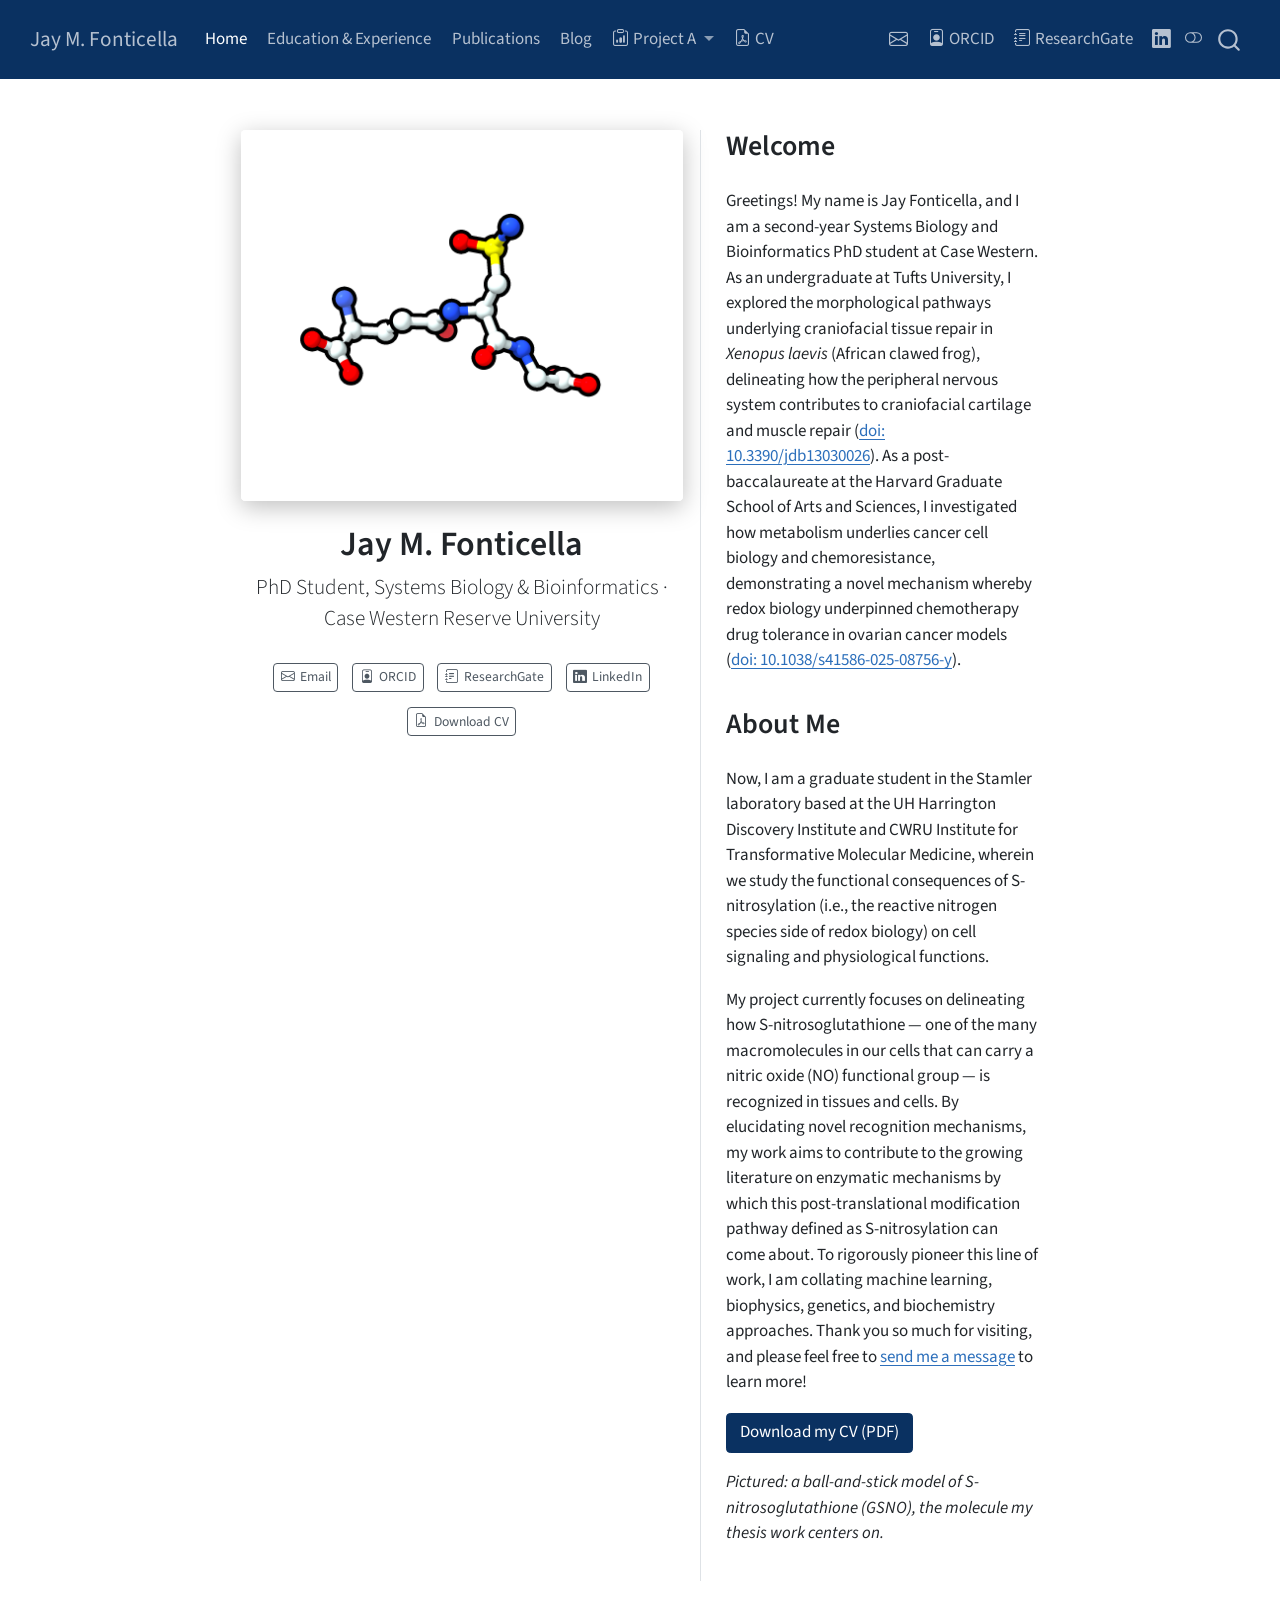
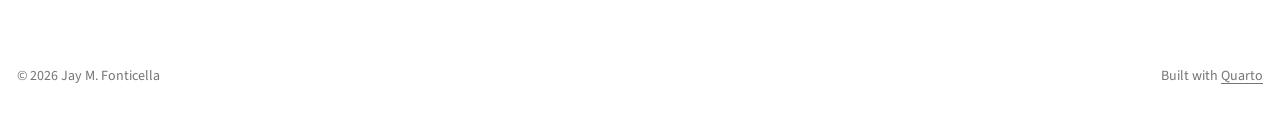
<file: index.html>
<!DOCTYPE html>
<html xmlns="http://www.w3.org/1999/xhtml" lang="en" xml:lang="en"><head>

<meta charset="utf-8">
<meta name="generator" content="quarto-1.10.18">

<meta name="viewport" content="width=device-width, initial-scale=1.0, user-scalable=yes">


<title>Jay M. Fonticella</title>
<style>
/* Default styles provided by pandoc.
** See https://pandoc.org/MANUAL.html#variables-for-html for config info.
*/
span.smallcaps{font-variant: small-caps;}
div.columns{display: flex; gap: 1.5em;}
div.column{flex: auto;}
@media screen {
div.columns{gap: min(4vw, 1.5em);}
div.column{overflow-x: auto;}
}
div.hanging-indent{margin-left: 1.5em; text-indent: -1.5em;}
ul.task-list{list-style: none;}
ul.task-list li input[type="checkbox"] {
  width: 0.8em;
  margin: 0 0.8em 0.2em -1em; /* quarto-specific, see https://github.com/quarto-dev/quarto-cli/issues/4556 */ 
  vertical-align: middle;
}
</style>


<script src="site_libs/quarto-nav/quarto-nav.js"></script>
<script src="site_libs/quarto-nav/headroom.min.js"></script>
<script src="site_libs/clipboard/clipboard.min.js"></script>
<script src="site_libs/quarto-search/autocomplete.umd.js"></script>
<script src="site_libs/quarto-search/fuse.min.js"></script>
<script src="site_libs/quarto-search/quarto-search.js"></script>
<meta name="quarto:offset" content="./">
<link href="./images/gsno.png" rel="icon" type="image/png">
<script src="site_libs/quarto-html/quarto.js" type="module"></script>
<script src="site_libs/quarto-html/tabsets/tabsets.js" type="module"></script>
<script src="site_libs/quarto-html/popper.min.js"></script>
<script src="site_libs/quarto-html/tippy.umd.min.js"></script>
<link href="site_libs/quarto-html/tippy.css" rel="stylesheet">
<link href="site_libs/quarto-html/quarto-syntax-highlighting-64a204ab8560d761af7679ceaba22944.css" rel="stylesheet" class="quarto-color-scheme" id="quarto-text-highlighting-styles">
<link href="site_libs/quarto-html/quarto-syntax-highlighting-dark-b85bc7c33db8c58e0ec93c3465666fed.css" rel="stylesheet" class="quarto-color-scheme quarto-color-alternate" id="quarto-text-highlighting-styles">
<link href="site_libs/quarto-html/quarto-syntax-highlighting-64a204ab8560d761af7679ceaba22944.css" rel="stylesheet" class="quarto-color-scheme-extra" id="quarto-text-highlighting-styles">
<script src="site_libs/bootstrap/bootstrap.min.js"></script>
<link href="site_libs/bootstrap/bootstrap-icons.css" rel="stylesheet">
<link href="site_libs/bootstrap/bootstrap-85878517f2481ae84bbe7ea7fa1cfc84.min.css" rel="stylesheet" append-hash="true" class="quarto-color-scheme" id="quarto-bootstrap" data-mode="light">
<link href="site_libs/bootstrap/bootstrap-dark-08a2d2b0c6dae808c8584682c2220572.min.css" rel="stylesheet" append-hash="true" class="quarto-color-scheme quarto-color-alternate" id="quarto-bootstrap" data-mode="dark">
<link href="site_libs/bootstrap/bootstrap-85878517f2481ae84bbe7ea7fa1cfc84.min.css" rel="stylesheet" append-hash="true" class="quarto-color-scheme-extra" id="quarto-bootstrap" data-mode="light">
<script id="quarto-search-options" type="application/json">{
  "location": "navbar",
  "copy-button": false,
  "collapse-after": 3,
  "panel-placement": "end",
  "type": "overlay",
  "limit": 50,
  "keyboard-shortcut": [
    "f",
    "/",
    "s"
  ],
  "show-item-context": false,
  "language": {
    "search-no-results-text": "No results",
    "search-matching-documents-text": "matching documents",
    "search-copy-link-title": "Copy link to search",
    "search-hide-matches-text": "Hide additional matches",
    "search-more-match-text": "more match in this document",
    "search-more-matches-text": "more matches in this document",
    "search-clear-button-title": "Clear",
    "search-text-placeholder": "",
    "search-detached-cancel-button-title": "Cancel",
    "search-submit-button-title": "Submit",
    "search-label": "Search"
  }
}</script>
<style>html{ scroll-behavior: smooth; }</style>


<link rel="stylesheet" href="styles.css">
</head>

<body class="nav-fixed fullcontent quarto-light"><script id="quarto-html-before-body" type="application/javascript">
    const toggleBodyColorMode = (bsSheetEl) => {
      const mode = bsSheetEl.getAttribute("data-mode");
      const bodyEl = window.document.querySelector("body");
      if (mode === "dark") {
        bodyEl.classList.add("quarto-dark");
        bodyEl.classList.remove("quarto-light");
      } else {
        bodyEl.classList.add("quarto-light");
        bodyEl.classList.remove("quarto-dark");
      }
    }
    const toggleBodyColorPrimary = () => {
      const bsSheetEl = window.document.querySelector("link#quarto-bootstrap:not([rel=disabled-stylesheet])");
      if (bsSheetEl) {
        toggleBodyColorMode(bsSheetEl);
      }
    }
    const setColorSchemeToggle = (alternate) => {
      const toggles = window.document.querySelectorAll('.quarto-color-scheme-toggle');
      for (let i=0; i < toggles.length; i++) {
        const toggle = toggles[i];
        if (toggle) {
          if (alternate) {
            toggle.classList.add("alternate");
          } else {
            toggle.classList.remove("alternate");
          }
        }
      }
    };
    const toggleColorMode = (alternate) => {
      // Switch the stylesheets
      const primaryStylesheets = window.document.querySelectorAll('link.quarto-color-scheme:not(.quarto-color-alternate)');
      const alternateStylesheets = window.document.querySelectorAll('link.quarto-color-scheme.quarto-color-alternate');
      manageTransitions('#quarto-margin-sidebar .nav-link', false);
      if (alternate) {
        // note: dark is layered on light, we don't disable primary!
        enableStylesheet(alternateStylesheets);
        for (const sheetNode of alternateStylesheets) {
          if (sheetNode.id === "quarto-bootstrap") {
            toggleBodyColorMode(sheetNode);
          }
        }
      } else {
        disableStylesheet(alternateStylesheets);
        enableStylesheet(primaryStylesheets)
        toggleBodyColorPrimary();
      }
      manageTransitions('#quarto-margin-sidebar .nav-link', true);
      // Switch the toggles
      setColorSchemeToggle(alternate)
      // Hack to workaround the fact that safari doesn't
      // properly recolor the scrollbar when toggling (#1455)
      if (navigator.userAgent.indexOf('Safari') > 0 && navigator.userAgent.indexOf('Chrome') == -1) {
        manageTransitions("body", false);
        window.scrollTo(0, 1);
        setTimeout(() => {
          window.scrollTo(0, 0);
          manageTransitions("body", true);
        }, 40);
      }
    }
    const disableStylesheet = (stylesheets) => {
      for (let i=0; i < stylesheets.length; i++) {
        const stylesheet = stylesheets[i];
        stylesheet.rel = 'disabled-stylesheet';
      }
    }
    const enableStylesheet = (stylesheets) => {
      for (let i=0; i < stylesheets.length; i++) {
        const stylesheet = stylesheets[i];
        if(stylesheet.rel !== 'stylesheet') { // for Chrome, which will still FOUC without this check
          stylesheet.rel = 'stylesheet';
        }
      }
    }
    const manageTransitions = (selector, allowTransitions) => {
      const els = window.document.querySelectorAll(selector);
      for (let i=0; i < els.length; i++) {
        const el = els[i];
        if (allowTransitions) {
          el.classList.remove('notransition');
        } else {
          el.classList.add('notransition');
        }
      }
    }
    const isFileUrl = () => {
      return window.location.protocol === 'file:';
    }
    const hasAlternateSentinel = () => {
      let styleSentinel = getColorSchemeSentinel();
      if (styleSentinel !== null) {
        return styleSentinel === "alternate";
      } else {
        return false;
      }
    }
    const setStyleSentinel = (alternate) => {
      const value = alternate ? "alternate" : "default";
      if (!isFileUrl()) {
        window.localStorage.setItem("quarto-color-scheme", value);
      } else {
        localAlternateSentinel = value;
      }
    }
    const getColorSchemeSentinel = () => {
      if (!isFileUrl()) {
        const storageValue = window.localStorage.getItem("quarto-color-scheme");
        return storageValue != null ? storageValue : localAlternateSentinel;
      } else {
        return localAlternateSentinel;
      }
    }
    const toggleGiscusIfUsed = (isAlternate, darkModeDefault) => {
      const baseTheme = document.querySelector('#giscus-base-theme')?.value ?? 'light';
      const alternateTheme = document.querySelector('#giscus-alt-theme')?.value ?? 'dark';
      let newTheme = '';
      if(authorPrefersDark) {
        newTheme = isAlternate ? baseTheme : alternateTheme;
      } else {
        newTheme = isAlternate ? alternateTheme : baseTheme;
      }
      const changeGiscusTheme = () => {
        // From: https://github.com/giscus/giscus/issues/336
        const sendMessage = (message) => {
          const iframe = document.querySelector('iframe.giscus-frame');
          if (!iframe) return;
          iframe.contentWindow.postMessage({ giscus: message }, 'https://giscus.app');
        }
        sendMessage({
          setConfig: {
            theme: newTheme
          }
        });
      }
      const isGiscussLoaded = window.document.querySelector('iframe.giscus-frame') !== null;
      if (isGiscussLoaded) {
        changeGiscusTheme();
      }
    };
    const authorPrefersDark = false;
    const darkModeDefault = authorPrefersDark;
      document.querySelector('link#quarto-text-highlighting-styles.quarto-color-scheme-extra').rel = 'disabled-stylesheet';
      document.querySelector('link#quarto-bootstrap.quarto-color-scheme-extra').rel = 'disabled-stylesheet';
    let localAlternateSentinel = darkModeDefault ? 'alternate' : 'default';
    // Dark / light mode switch
    window.quartoToggleColorScheme = () => {
      // Read the current dark / light value
      let toAlternate = !hasAlternateSentinel();
      toggleColorMode(toAlternate);
      setStyleSentinel(toAlternate);
      toggleGiscusIfUsed(toAlternate, darkModeDefault);
      window.dispatchEvent(new Event('resize'));
    };
    // Switch to dark mode if need be
    if (hasAlternateSentinel()) {
      toggleColorMode(true);
    } else {
      toggleColorMode(false);
    }
  </script>

<div id="quarto-search-results"></div>
  <header id="quarto-header" class="headroom fixed-top">
    <nav class="navbar navbar-expand-lg " data-bs-theme="dark">
      <div class="navbar-container container-fluid">
      <div class="navbar-brand-container mx-auto">
    <a class="navbar-brand" href="./index.html">
    <span class="navbar-title">Jay M. Fonticella</span>
    </a>
  </div>
            <div id="quarto-search" class="" title="Search"></div>
          <button class="navbar-toggler" type="button" data-bs-toggle="collapse" data-bs-target="#navbarCollapse" aria-controls="navbarCollapse" role="menu" aria-expanded="false" aria-label="Toggle navigation" onclick="if (window.quartoToggleHeadroom) { window.quartoToggleHeadroom(); }">
  <span class="navbar-toggler-icon"></span>
</button>
          <div class="collapse navbar-collapse" id="navbarCollapse">
            <ul class="navbar-nav navbar-nav-scroll me-auto">
  <li class="nav-item">
    <a class="nav-link active" href="./index.html" aria-current="page"> 
<span class="menu-text">Home</span></a>
  </li>  
  <li class="nav-item">
    <a class="nav-link" href="./experience.html"> 
<span class="menu-text">Education &amp; Experience</span></a>
  </li>  
  <li class="nav-item">
    <a class="nav-link" href="./publications.html"> 
<span class="menu-text">Publications</span></a>
  </li>  
  <li class="nav-item">
    <a class="nav-link" href="./blog.html"> 
<span class="menu-text">Blog</span></a>
  </li>  
  <li class="nav-item dropdown ">
    <a class="nav-link dropdown-toggle" href="#" id="nav-menu-project-a" role="link" data-bs-toggle="dropdown" aria-expanded="false">
      <i class="bi bi-clipboard-data" role="img">
</i> 
 <span class="menu-text">Project A</span>
    </a>
    <ul class="dropdown-menu" aria-labelledby="nav-menu-project-a">    
        <li>
    <a class="dropdown-item" href="./dashboard/hypertension_dashboard.html">
 <span class="dropdown-text">Hypertension Dashboard</span></a>
  </li>  
        <li>
    <a class="dropdown-item" href="./posts/hypertension-nhanes/index.html">
 <span class="dropdown-text">Dashboard Blog Post</span></a>
  </li>  
    </ul>
  </li>
  <li class="nav-item">
    <a class="nav-link" href="./files/Fonticella_CV.pdf"> <i class="bi bi-file-earmark-pdf" role="img">
</i> 
<span class="menu-text">CV</span></a>
  </li>  
</ul>
            <ul class="navbar-nav navbar-nav-scroll ms-auto">
  <li class="nav-item compact">
    <a class="nav-link" href="mailto:jay.fonticella@case.edu"> <i class="bi bi-envelope" role="img" aria-label="Email">
</i> 
<span class="menu-text"></span></a>
  </li>  
  <li class="nav-item">
    <a class="nav-link" href="https://orcid.org/0000-0001-9910-1933"> <i class="bi bi-person-badge" role="img" aria-label="ORCID">
</i> 
<span class="menu-text">ORCID</span></a>
  </li>  
  <li class="nav-item">
    <a class="nav-link" href="https://www.researchgate.net/scientific-contributions/Jay-Miguel-Fonticella-2218174899"> <i class="bi bi-journal-text" role="img" aria-label="ResearchGate">
</i> 
<span class="menu-text">ResearchGate</span></a>
  </li>  
  <li class="nav-item compact">
    <a class="nav-link" href="https://www.linkedin.com/in/jay-fonticella-42b95a180"> <i class="bi bi-linkedin" role="img" aria-label="LinkedIn">
</i> 
<span class="menu-text"></span></a>
  </li>  
</ul>
          </div> <!-- /navcollapse -->
            <div class="quarto-navbar-tools">
  <a href="" class="quarto-color-scheme-toggle quarto-navigation-tool  px-1" onclick="window.quartoToggleColorScheme(); return false;" title="Toggle dark mode"><i class="bi"></i></a>
</div>
      </div> <!-- /container-fluid -->
    </nav>
</header>
<!-- content -->
<div id="quarto-content" class="quarto-container page-columns page-rows-contents page-layout-article page-navbar">
<!-- sidebar -->
<!-- margin-sidebar -->
    
<!-- main -->
<div class="quarto-about-trestles">
  <div class="about-entity">
    <img src="images/gsno.png" alt="Ball-and-stick model of S-nitrosoglutathione (GSNO), the molecule at the center of my research." class="about-image
  rounded " style="width: 26em;">
<header id="title-block-header" class="quarto-title-block default">
<div class="quarto-title">
<h1 class="title">Jay M. Fonticella</h1>
<p class="subtitle lead">PhD Student, Systems Biology &amp; Bioinformatics · Case Western Reserve University</p>
</div>
<div class="quarto-title-meta">
  </div>
</header>
    <div class="about-links">
  <a href="mailto:jay.fonticella@case.edu" class="about-link" rel="" target="">
    <i class="bi bi-envelope"></i>
     <span class="about-link-text">Email</span>
  </a>
  <a href="https://orcid.org/0000-0001-9910-1933" class="about-link" rel="" target="">
    <i class="bi bi-person-badge"></i>
     <span class="about-link-text">ORCID</span>
  </a>
  <a href="https://www.researchgate.net/scientific-contributions/Jay-Miguel-Fonticella-2218174899" class="about-link" rel="" target="">
    <i class="bi bi-journal-text"></i>
     <span class="about-link-text">ResearchGate</span>
  </a>
  <a href="https://www.linkedin.com/in/jay-fonticella-42b95a180" class="about-link" rel="" target="">
    <i class="bi bi-linkedin"></i>
     <span class="about-link-text">LinkedIn</span>
  </a>
  <a href="/files/Fonticella_CV.pdf" class="about-link" rel="" target="">
    <i class="bi bi-file-earmark-pdf"></i>
     <span class="about-link-text">Download CV</span>
  </a>
</div>
  </div>
  <div class="about-contents"><main class="content" id="quarto-document-content">

<section id="welcome" class="level2">
<h2 data-anchor-id="welcome">Welcome</h2>
<p>Greetings! My name is Jay Fonticella, and I am a second-year Systems Biology and Bioinformatics PhD student at Case Western. As an undergraduate at Tufts University, I explored the morphological pathways underlying craniofacial tissue repair in <em>Xenopus laevis</em> (African clawed frog), delineating how the peripheral nervous system contributes to craniofacial cartilage and muscle repair (<a href="https://doi.org/10.3390/jdb13030026">doi: 10.3390/jdb13030026</a>). As a post-baccalaureate at the Harvard Graduate School of Arts and Sciences, I investigated how metabolism underlies cancer cell biology and chemoresistance, demonstrating a novel mechanism whereby redox biology underpinned chemotherapy drug tolerance in ovarian cancer models (<a href="https://doi.org/10.1038/s41586-025-08756-y">doi: 10.1038/s41586-025-08756-y</a>).</p>
</section>
<section id="about-me" class="level2">
<h2 data-anchor-id="about-me">About Me</h2>
<p>Now, I am a graduate student in the Stamler laboratory based at the UH Harrington Discovery Institute and CWRU Institute for Transformative Molecular Medicine, wherein we study the functional consequences of S-nitrosylation (i.e., the reactive nitrogen species side of redox biology) on cell signaling and physiological functions.</p>
<p>My project currently focuses on delineating how S-nitrosoglutathione — one of the many macromolecules in our cells that can carry a nitric oxide (NO) functional group — is recognized in tissues and cells. By elucidating novel recognition mechanisms, my work aims to contribute to the growing literature on enzymatic mechanisms by which this post-translational modification pathway defined as S-nitrosylation can come about. To rigorously pioneer this line of work, I am collating machine learning, biophysics, genetics, and biochemistry approaches. Thank you so much for visiting, and please feel free to <a href="mailto:jay.fonticella@case.edu">send me a message</a> to learn more!</p>
<div class="cv-button">
<p><a href="files/Fonticella_CV.pdf" class="btn btn-primary" download="Fonticella_CV.pdf">Download my CV (PDF)</a></p>
</div>
<p><em>Pictured: a ball-and-stick model of S-nitrosoglutathione (GSNO), the molecule my thesis work centers on.</em></p>


</section>
</main></div>
</div>
 <!-- /main -->
<script id="quarto-html-after-body" type="application/javascript">
  window.document.addEventListener("DOMContentLoaded", function (event) {
    // Ensure there is a toggle, if there isn't float one in the top right
    if (window.document.querySelector('.quarto-color-scheme-toggle') === null) {
      const a = window.document.createElement('a');
      a.classList.add('top-right');
      a.classList.add('quarto-color-scheme-toggle');
      a.href = "";
      a.onclick = function() { try { window.quartoToggleColorScheme(); } catch {} return false; };
      const i = window.document.createElement("i");
      i.classList.add('bi');
      a.appendChild(i);
      window.document.body.appendChild(a);
    }
    setColorSchemeToggle(hasAlternateSentinel())
    const isCodeAnnotation = (el) => {
      for (const clz of el.classList) {
        if (clz.startsWith('code-annotation-')) {                     
          return true;
        }
      }
      return false;
    }
    const onCopySuccess = function(e) {
      // button target
      const button = e.trigger;
      // don't keep focus
      button.blur();
      // flash "checked"
      button.classList.add('code-copy-button-checked');
      var currentTitle = button.getAttribute("title");
      button.setAttribute("title", "Copied!");
      let tooltip;
      if (window.bootstrap) {
        button.setAttribute("data-bs-toggle", "tooltip");
        button.setAttribute("data-bs-placement", "left");
        button.setAttribute("data-bs-title", "Copied!");
        tooltip = new bootstrap.Tooltip(button, 
          { trigger: "manual", 
            customClass: "code-copy-button-tooltip",
            offset: [0, -8]});
        tooltip.show();    
      }
      setTimeout(function() {
        if (tooltip) {
          tooltip.hide();
          button.removeAttribute("data-bs-title");
          button.removeAttribute("data-bs-toggle");
          button.removeAttribute("data-bs-placement");
        }
        button.setAttribute("title", currentTitle);
        button.classList.remove('code-copy-button-checked');
      }, 1000);
      // clear code selection
      e.clearSelection();
    }
    const getTextToCopy = function(trigger) {
      const outerScaffold = trigger.parentElement.cloneNode(true);
      const codeEl = outerScaffold.querySelector('code');
      for (const childEl of codeEl.children) {
        if (isCodeAnnotation(childEl)) {
          childEl.remove();
        }
      }
      return codeEl.innerText;
    }
    const clipboard = new window.ClipboardJS('.code-copy-button:not([data-in-quarto-modal])', {
      text: getTextToCopy
    });
    clipboard.on('success', onCopySuccess);
    if (window.document.getElementById('quarto-embedded-source-code-modal')) {
      const clipboardModal = new window.ClipboardJS('.code-copy-button[data-in-quarto-modal]', {
        text: getTextToCopy,
        container: window.document.getElementById('quarto-embedded-source-code-modal')
      });
      clipboardModal.on('success', onCopySuccess);
    }
      var localhostRegex = new RegExp(/^(?:http|https):\/\/localhost\:?[0-9]*\//);
      var mailtoRegex = new RegExp(/^mailto:/);
        var filterRegex = new RegExp('/' + window.location.host + '/');
      var isInternal = (href) => {
          return filterRegex.test(href) || localhostRegex.test(href) || mailtoRegex.test(href);
      }
      // Inspect non-navigation links and adorn them if external
     var links = window.document.querySelectorAll('a[href]:not(.nav-link):not(.navbar-brand):not(.toc-action):not(.sidebar-link):not(.sidebar-item-toggle):not(.pagination-link):not(.no-external):not([aria-hidden]):not(.dropdown-item):not(.quarto-navigation-tool):not(.about-link)');
      for (var i=0; i<links.length; i++) {
        const link = links[i];
        if (!isInternal(link.href)) {
          // undo the damage that might have been done by quarto-nav.js in the case of
          // links that we want to consider external
          if (link.dataset.originalHref !== undefined) {
            link.href = link.dataset.originalHref;
          }
            // target, if specified
            link.setAttribute("target", "_blank");
            if (link.getAttribute("rel") === null) {
              link.setAttribute("rel", "noopener");
            }
        }
      }
    function tippyHover(el, contentFn, onTriggerFn, onUntriggerFn) {
      const config = {
        allowHTML: true,
        maxWidth: 500,
        delay: 100,
        arrow: false,
        appendTo: function(el) {
            return el.parentElement;
        },
        interactive: true,
        interactiveBorder: 10,
        theme: 'quarto',
        placement: 'bottom-start',
      };
      if (contentFn) {
        config.content = contentFn;
      }
      if (onTriggerFn) {
        config.onTrigger = onTriggerFn;
      }
      if (onUntriggerFn) {
        config.onUntrigger = onUntriggerFn;
      }
      window.tippy(el, config); 
    }
    const noterefs = window.document.querySelectorAll('a[role="doc-noteref"]');
    for (var i=0; i<noterefs.length; i++) {
      const ref = noterefs[i];
      tippyHover(ref, function() {
        // use id or data attribute instead here
        let href = ref.getAttribute('data-footnote-href') || ref.getAttribute('href');
        try { href = new URL(href).hash; } catch {}
        const id = href.replace(/^#\/?/, "");
        const note = window.document.getElementById(id);
        if (note) {
          return note.innerHTML;
        } else {
          return "";
        }
      });
    }
    const xrefs = window.document.querySelectorAll('a.quarto-xref');
    const processXRef = (id, note) => {
      // Strip column container classes
      const stripColumnClz = (el) => {
        el.classList.remove("page-full", "page-columns");
        if (el.children) {
          for (const child of el.children) {
            stripColumnClz(child);
          }
        }
      }
      stripColumnClz(note)
      if (id === null || id.startsWith('sec-')) {
        // Special case sections, only their first couple elements
        const container = document.createElement("div");
        if (note.children && note.children.length > 2) {
          container.appendChild(note.children[0].cloneNode(true));
          for (let i = 1; i < note.children.length; i++) {
            const child = note.children[i];
            if (child.tagName === "P" && child.innerText === "") {
              continue;
            } else {
              container.appendChild(child.cloneNode(true));
              break;
            }
          }
          if (window.Quarto?.typesetMath) {
            window.Quarto.typesetMath(container);
          }
          return container.innerHTML
        } else {
          if (window.Quarto?.typesetMath) {
            window.Quarto.typesetMath(note);
          }
          return note.innerHTML;
        }
      } else {
        // Remove any anchor links if they are present
        const anchorLink = note.querySelector('a.anchorjs-link');
        if (anchorLink) {
          anchorLink.remove();
        }
        if (window.Quarto?.typesetMath) {
          window.Quarto.typesetMath(note);
        }
        if (note.classList.contains("callout")) {
          return note.outerHTML;
        } else {
          return note.innerHTML;
        }
      }
    }
    for (var i=0; i<xrefs.length; i++) {
      const xref = xrefs[i];
      tippyHover(xref, undefined, function(instance) {
        instance.disable();
        let url = xref.getAttribute('href');
        let hash = undefined; 
        if (url.startsWith('#')) {
          hash = url;
        } else {
          try { hash = new URL(url).hash; } catch {}
        }
        if (hash) {
          const id = hash.replace(/^#\/?/, "");
          const note = window.document.getElementById(id);
          if (note !== null) {
            try {
              const html = processXRef(id, note.cloneNode(true));
              instance.setContent(html);
            } finally {
              instance.enable();
              instance.show();
            }
          } else {
            // See if we can fetch this
            fetch(url.split('#')[0])
            .then(res => res.text())
            .then(html => {
              const parser = new DOMParser();
              const htmlDoc = parser.parseFromString(html, "text/html");
              const note = htmlDoc.getElementById(id);
              if (note !== null) {
                const html = processXRef(id, note);
                instance.setContent(html);
              } 
            }).finally(() => {
              instance.enable();
              instance.show();
            });
          }
        } else {
          // See if we can fetch a full url (with no hash to target)
          // This is a special case and we should probably do some content thinning / targeting
          fetch(url)
          .then(res => res.text())
          .then(html => {
            const parser = new DOMParser();
            const htmlDoc = parser.parseFromString(html, "text/html");
            const note = htmlDoc.querySelector('main.content');
            if (note !== null) {
              // This should only happen for chapter cross references
              // (since there is no id in the URL)
              // remove the first header
              if (note.children.length > 0 && note.children[0].tagName === "HEADER") {
                note.children[0].remove();
              }
              const html = processXRef(null, note);
              instance.setContent(html);
            } 
          }).finally(() => {
            instance.enable();
            instance.show();
          });
        }
      }, function(instance) {
      });
    }
        let selectedAnnoteEl;
        const selectorForAnnotation = ( cell, annotation) => {
          let cellAttr = 'data-code-cell="' + cell + '"';
          let lineAttr = 'data-code-annotation="' +  annotation + '"';
          const selector = 'span[' + cellAttr + '][' + lineAttr + ']';
          return selector;
        }
        const selectCodeLines = (annoteEl) => {
          const doc = window.document;
          const targetCell = annoteEl.getAttribute("data-target-cell");
          const targetAnnotation = annoteEl.getAttribute("data-target-annotation");
          const annoteSpan = window.document.querySelector(selectorForAnnotation(targetCell, targetAnnotation));
          const lines = annoteSpan.getAttribute("data-code-lines").split(",");
          const lineIds = lines.map((line) => {
            return targetCell + "-" + line;
          })
          let top = null;
          let height = null;
          let parent = null;
          if (lineIds.length > 0) {
              //compute the position of the single el (top and bottom and make a div)
              const el = window.document.getElementById(lineIds[0]);
              top = el.offsetTop;
              height = el.offsetHeight;
              parent = el.parentElement.parentElement;
            if (lineIds.length > 1) {
              const lastEl = window.document.getElementById(lineIds[lineIds.length - 1]);
              const bottom = lastEl.offsetTop + lastEl.offsetHeight;
              height = bottom - top;
            }
            if (top !== null && height !== null && parent !== null) {
              // cook up a div (if necessary) and position it 
              let div = window.document.getElementById("code-annotation-line-highlight");
              if (div === null) {
                div = window.document.createElement("div");
                div.setAttribute("id", "code-annotation-line-highlight");
                div.style.position = 'absolute';
                parent.appendChild(div);
              }
              div.style.top = top - 2 + "px";
              div.style.height = height + 4 + "px";
              div.style.left = 0;
              let gutterDiv = window.document.getElementById("code-annotation-line-highlight-gutter");
              if (gutterDiv === null) {
                gutterDiv = window.document.createElement("div");
                gutterDiv.setAttribute("id", "code-annotation-line-highlight-gutter");
                gutterDiv.style.position = 'absolute';
                const codeCell = window.document.getElementById(targetCell);
                const gutter = codeCell.querySelector('.code-annotation-gutter');
                gutter.appendChild(gutterDiv);
              }
              gutterDiv.style.top = top - 2 + "px";
              gutterDiv.style.height = height + 4 + "px";
            }
            selectedAnnoteEl = annoteEl;
          }
        };
        const unselectCodeLines = () => {
          const elementsIds = ["code-annotation-line-highlight", "code-annotation-line-highlight-gutter"];
          elementsIds.forEach((elId) => {
            const div = window.document.getElementById(elId);
            if (div) {
              div.remove();
            }
          });
          selectedAnnoteEl = undefined;
        };
          // Handle positioning of the toggle
      window.addEventListener(
        "resize",
        throttle(() => {
          elRect = undefined;
          if (selectedAnnoteEl) {
            selectCodeLines(selectedAnnoteEl);
          }
        }, 10)
      );
      function throttle(fn, ms) {
      let throttle = false;
      let timer;
        return (...args) => {
          if(!throttle) { // first call gets through
              fn.apply(this, args);
              throttle = true;
          } else { // all the others get throttled
              if(timer) clearTimeout(timer); // cancel #2
              timer = setTimeout(() => {
                fn.apply(this, args);
                timer = throttle = false;
              }, ms);
          }
        };
      }
        // Attach click handler to the DT
        const annoteDls = window.document.querySelectorAll('dt[data-target-cell]');
        for (const annoteDlNode of annoteDls) {
          annoteDlNode.addEventListener('click', (event) => {
            const clickedEl = event.target;
            if (clickedEl !== selectedAnnoteEl) {
              unselectCodeLines();
              const activeEl = window.document.querySelector('dt[data-target-cell].code-annotation-active');
              if (activeEl) {
                activeEl.classList.remove('code-annotation-active');
              }
              selectCodeLines(clickedEl);
              clickedEl.classList.add('code-annotation-active');
            } else {
              // Unselect the line
              unselectCodeLines();
              clickedEl.classList.remove('code-annotation-active');
            }
          });
        }
    const findCites = (el) => {
      const parentEl = el.parentElement;
      if (parentEl) {
        const cites = parentEl.dataset.cites;
        if (cites) {
          return {
            el,
            cites: cites.split(' ')
          };
        } else {
          return findCites(el.parentElement)
        }
      } else {
        return undefined;
      }
    };
    var bibliorefs = window.document.querySelectorAll('a[role="doc-biblioref"]');
    for (var i=0; i<bibliorefs.length; i++) {
      const ref = bibliorefs[i];
      const citeInfo = findCites(ref);
      if (citeInfo) {
        tippyHover(citeInfo.el, function() {
          var popup = window.document.createElement('div');
          citeInfo.cites.forEach(function(cite) {
            var citeDiv = window.document.createElement('div');
            citeDiv.classList.add('hanging-indent');
            citeDiv.classList.add('csl-entry');
            var biblioDiv = window.document.getElementById('ref-' + cite);
            if (biblioDiv) {
              citeDiv.innerHTML = biblioDiv.innerHTML;
            }
            popup.appendChild(citeDiv);
          });
          return popup.innerHTML;
        });
      }
    }
  });
  </script>
</div> <!-- /content -->
<footer class="footer">
  <div class="nav-footer">
    <div class="nav-footer-left">
<p>© 2026 Jay M. Fonticella</p>
</div>   
    <div class="nav-footer-center">
      &nbsp;
    </div>
    <div class="nav-footer-right">
<p>Built with <a href="https://quarto.org/">Quarto</a></p>
</div>
  </div>
</footer>




<script src="site_libs/quarto-html/zenscroll-min.js"></script>
</body></html>
</file>
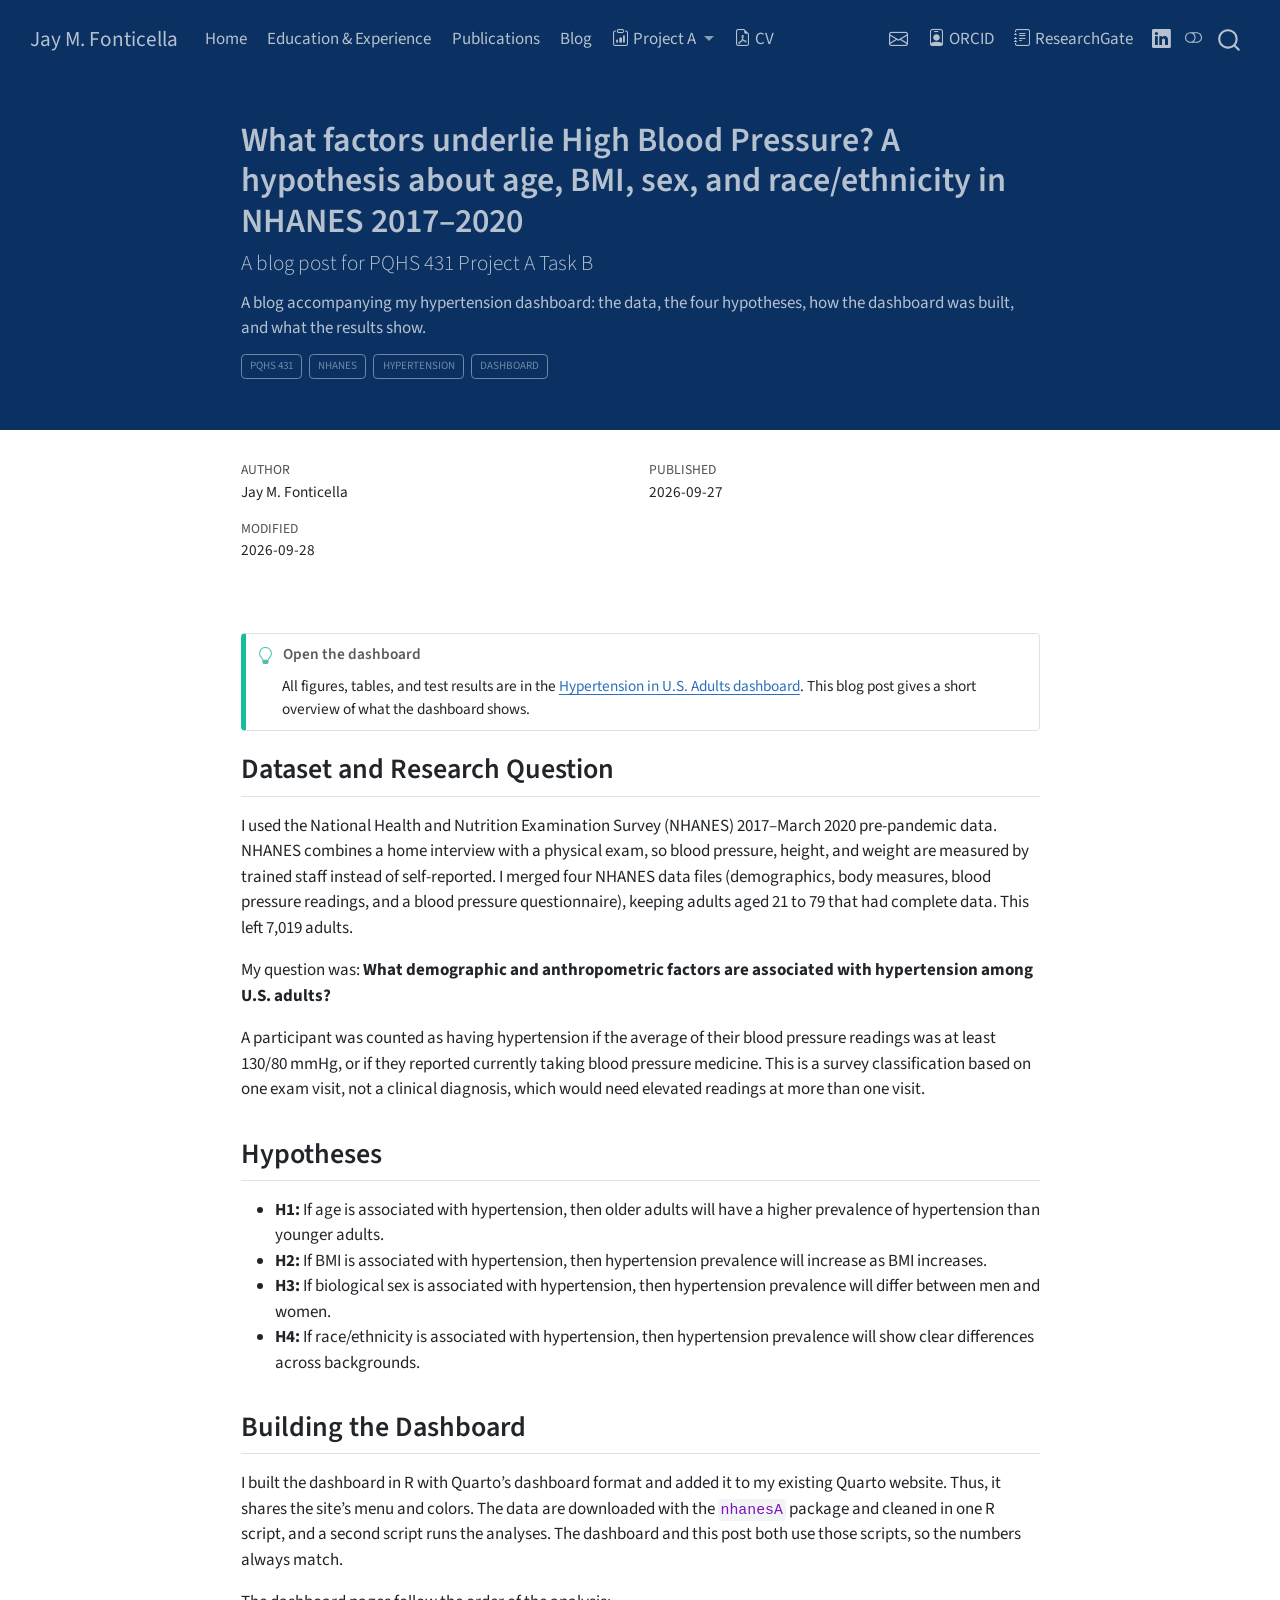
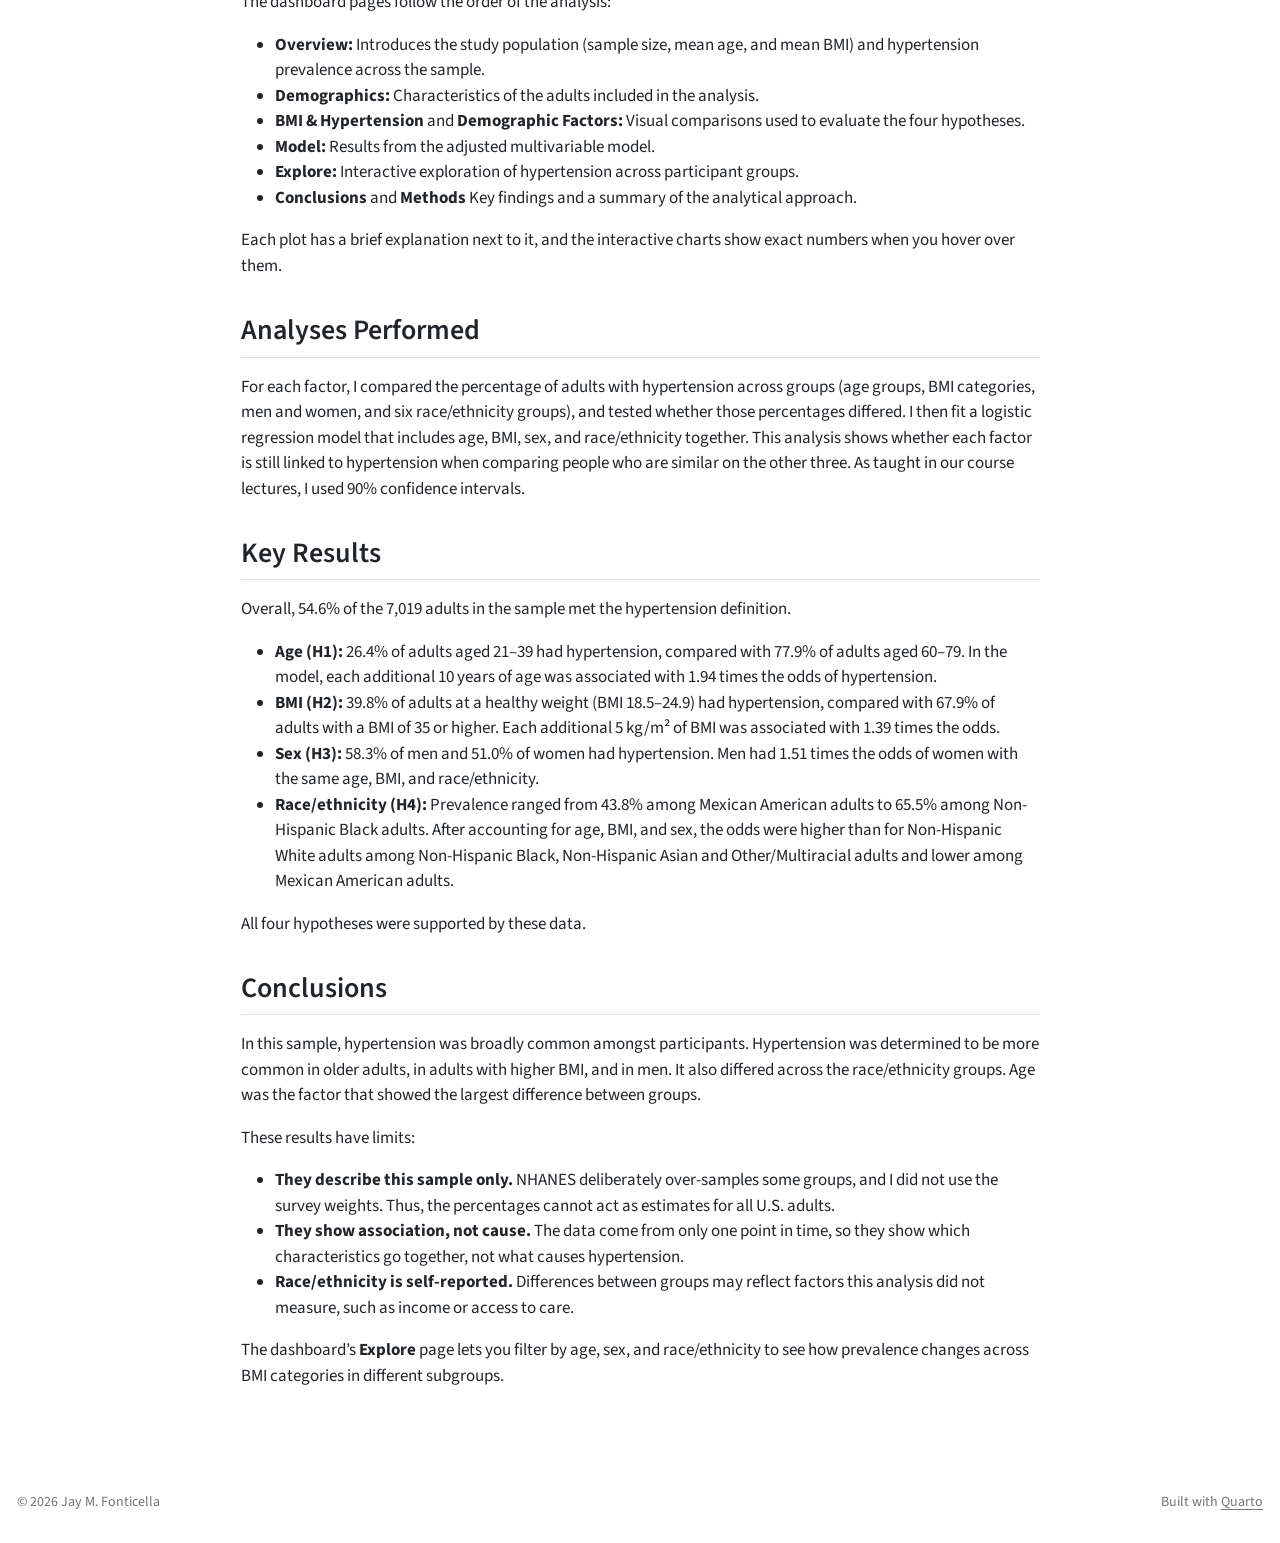
<file: posts/hypertension-nhanes/index.html>
<!DOCTYPE html>
<html xmlns="http://www.w3.org/1999/xhtml" lang="en" xml:lang="en"><head>

<meta charset="utf-8">
<meta name="generator" content="quarto-1.10.18">

<meta name="viewport" content="width=device-width, initial-scale=1.0, user-scalable=yes">

<meta name="author" content="Jay M. Fonticella">
<meta name="dcterms.date" content="2026-09-27">
<meta name="description" content="A blog accompanying my hypertension dashboard: the data, the four hypotheses, how the dashboard was built, and what the results show.">

<title>What factors underlie High Blood Pressure? A hypothesis about age, BMI, sex, and race/ethnicity in NHANES 2017–2020 – Jay M. Fonticella</title>
<style>
/* Default styles provided by pandoc.
** See https://pandoc.org/MANUAL.html#variables-for-html for config info.
*/
span.smallcaps{font-variant: small-caps;}
div.columns{display: flex; gap: 1.5em;}
div.column{flex: auto;}
@media screen {
div.columns{gap: min(4vw, 1.5em);}
div.column{overflow-x: auto;}
}
div.hanging-indent{margin-left: 1.5em; text-indent: -1.5em;}
ul.task-list{list-style: none;}
ul.task-list li input[type="checkbox"] {
  width: 0.8em;
  margin: 0 0.8em 0.2em -1em; /* quarto-specific, see https://github.com/quarto-dev/quarto-cli/issues/4556 */ 
  vertical-align: middle;
}
</style>


<script src="../../site_libs/quarto-nav/quarto-nav.js"></script>
<script src="../../site_libs/quarto-nav/headroom.min.js"></script>
<script src="../../site_libs/clipboard/clipboard.min.js"></script>
<script src="../../site_libs/quarto-search/autocomplete.umd.js"></script>
<script src="../../site_libs/quarto-search/fuse.min.js"></script>
<script src="../../site_libs/quarto-search/quarto-search.js"></script>
<meta name="quarto:offset" content="../../">
<link href="../../images/gsno.png" rel="icon" type="image/png">
<script src="../../site_libs/quarto-html/quarto.js" type="module"></script>
<script src="../../site_libs/quarto-html/tabsets/tabsets.js" type="module"></script>
<script src="../../site_libs/quarto-html/popper.min.js"></script>
<script src="../../site_libs/quarto-html/tippy.umd.min.js"></script>
<script src="../../site_libs/quarto-html/anchor.min.js"></script>
<link href="../../site_libs/quarto-html/tippy.css" rel="stylesheet">
<link href="../../site_libs/quarto-html/quarto-syntax-highlighting-64a204ab8560d761af7679ceaba22944.css" rel="stylesheet" class="quarto-color-scheme" id="quarto-text-highlighting-styles">
<link href="../../site_libs/quarto-html/quarto-syntax-highlighting-dark-b85bc7c33db8c58e0ec93c3465666fed.css" rel="stylesheet" class="quarto-color-scheme quarto-color-alternate" id="quarto-text-highlighting-styles">
<link href="../../site_libs/quarto-html/quarto-syntax-highlighting-64a204ab8560d761af7679ceaba22944.css" rel="stylesheet" class="quarto-color-scheme-extra" id="quarto-text-highlighting-styles">
<script src="../../site_libs/bootstrap/bootstrap.min.js"></script>
<link href="../../site_libs/bootstrap/bootstrap-icons.css" rel="stylesheet">
<link href="../../site_libs/bootstrap/bootstrap-85878517f2481ae84bbe7ea7fa1cfc84.min.css" rel="stylesheet" append-hash="true" class="quarto-color-scheme" id="quarto-bootstrap" data-mode="light">
<link href="../../site_libs/bootstrap/bootstrap-dark-08a2d2b0c6dae808c8584682c2220572.min.css" rel="stylesheet" append-hash="true" class="quarto-color-scheme quarto-color-alternate" id="quarto-bootstrap" data-mode="dark">
<link href="../../site_libs/bootstrap/bootstrap-85878517f2481ae84bbe7ea7fa1cfc84.min.css" rel="stylesheet" append-hash="true" class="quarto-color-scheme-extra" id="quarto-bootstrap" data-mode="light">
<script id="quarto-search-options" type="application/json">{
  "location": "navbar",
  "copy-button": false,
  "collapse-after": 3,
  "panel-placement": "end",
  "type": "overlay",
  "limit": 50,
  "keyboard-shortcut": [
    "f",
    "/",
    "s"
  ],
  "show-item-context": false,
  "language": {
    "search-no-results-text": "No results",
    "search-matching-documents-text": "matching documents",
    "search-copy-link-title": "Copy link to search",
    "search-hide-matches-text": "Hide additional matches",
    "search-more-match-text": "more match in this document",
    "search-more-matches-text": "more matches in this document",
    "search-clear-button-title": "Clear",
    "search-text-placeholder": "",
    "search-detached-cancel-button-title": "Cancel",
    "search-submit-button-title": "Submit",
    "search-label": "Search"
  }
}</script>
<style>html{ scroll-behavior: smooth; }</style>


<link rel="stylesheet" href="../../styles.css">
</head>

<body class="nav-fixed fullcontent quarto-light"><script id="quarto-html-before-body" type="application/javascript">
    const toggleBodyColorMode = (bsSheetEl) => {
      const mode = bsSheetEl.getAttribute("data-mode");
      const bodyEl = window.document.querySelector("body");
      if (mode === "dark") {
        bodyEl.classList.add("quarto-dark");
        bodyEl.classList.remove("quarto-light");
      } else {
        bodyEl.classList.add("quarto-light");
        bodyEl.classList.remove("quarto-dark");
      }
    }
    const toggleBodyColorPrimary = () => {
      const bsSheetEl = window.document.querySelector("link#quarto-bootstrap:not([rel=disabled-stylesheet])");
      if (bsSheetEl) {
        toggleBodyColorMode(bsSheetEl);
      }
    }
    const setColorSchemeToggle = (alternate) => {
      const toggles = window.document.querySelectorAll('.quarto-color-scheme-toggle');
      for (let i=0; i < toggles.length; i++) {
        const toggle = toggles[i];
        if (toggle) {
          if (alternate) {
            toggle.classList.add("alternate");
          } else {
            toggle.classList.remove("alternate");
          }
        }
      }
    };
    const toggleColorMode = (alternate) => {
      // Switch the stylesheets
      const primaryStylesheets = window.document.querySelectorAll('link.quarto-color-scheme:not(.quarto-color-alternate)');
      const alternateStylesheets = window.document.querySelectorAll('link.quarto-color-scheme.quarto-color-alternate');
      manageTransitions('#quarto-margin-sidebar .nav-link', false);
      if (alternate) {
        // note: dark is layered on light, we don't disable primary!
        enableStylesheet(alternateStylesheets);
        for (const sheetNode of alternateStylesheets) {
          if (sheetNode.id === "quarto-bootstrap") {
            toggleBodyColorMode(sheetNode);
          }
        }
      } else {
        disableStylesheet(alternateStylesheets);
        enableStylesheet(primaryStylesheets)
        toggleBodyColorPrimary();
      }
      manageTransitions('#quarto-margin-sidebar .nav-link', true);
      // Switch the toggles
      setColorSchemeToggle(alternate)
      // Hack to workaround the fact that safari doesn't
      // properly recolor the scrollbar when toggling (#1455)
      if (navigator.userAgent.indexOf('Safari') > 0 && navigator.userAgent.indexOf('Chrome') == -1) {
        manageTransitions("body", false);
        window.scrollTo(0, 1);
        setTimeout(() => {
          window.scrollTo(0, 0);
          manageTransitions("body", true);
        }, 40);
      }
    }
    const disableStylesheet = (stylesheets) => {
      for (let i=0; i < stylesheets.length; i++) {
        const stylesheet = stylesheets[i];
        stylesheet.rel = 'disabled-stylesheet';
      }
    }
    const enableStylesheet = (stylesheets) => {
      for (let i=0; i < stylesheets.length; i++) {
        const stylesheet = stylesheets[i];
        if(stylesheet.rel !== 'stylesheet') { // for Chrome, which will still FOUC without this check
          stylesheet.rel = 'stylesheet';
        }
      }
    }
    const manageTransitions = (selector, allowTransitions) => {
      const els = window.document.querySelectorAll(selector);
      for (let i=0; i < els.length; i++) {
        const el = els[i];
        if (allowTransitions) {
          el.classList.remove('notransition');
        } else {
          el.classList.add('notransition');
        }
      }
    }
    const isFileUrl = () => {
      return window.location.protocol === 'file:';
    }
    const hasAlternateSentinel = () => {
      let styleSentinel = getColorSchemeSentinel();
      if (styleSentinel !== null) {
        return styleSentinel === "alternate";
      } else {
        return false;
      }
    }
    const setStyleSentinel = (alternate) => {
      const value = alternate ? "alternate" : "default";
      if (!isFileUrl()) {
        window.localStorage.setItem("quarto-color-scheme", value);
      } else {
        localAlternateSentinel = value;
      }
    }
    const getColorSchemeSentinel = () => {
      if (!isFileUrl()) {
        const storageValue = window.localStorage.getItem("quarto-color-scheme");
        return storageValue != null ? storageValue : localAlternateSentinel;
      } else {
        return localAlternateSentinel;
      }
    }
    const toggleGiscusIfUsed = (isAlternate, darkModeDefault) => {
      const baseTheme = document.querySelector('#giscus-base-theme')?.value ?? 'light';
      const alternateTheme = document.querySelector('#giscus-alt-theme')?.value ?? 'dark';
      let newTheme = '';
      if(authorPrefersDark) {
        newTheme = isAlternate ? baseTheme : alternateTheme;
      } else {
        newTheme = isAlternate ? alternateTheme : baseTheme;
      }
      const changeGiscusTheme = () => {
        // From: https://github.com/giscus/giscus/issues/336
        const sendMessage = (message) => {
          const iframe = document.querySelector('iframe.giscus-frame');
          if (!iframe) return;
          iframe.contentWindow.postMessage({ giscus: message }, 'https://giscus.app');
        }
        sendMessage({
          setConfig: {
            theme: newTheme
          }
        });
      }
      const isGiscussLoaded = window.document.querySelector('iframe.giscus-frame') !== null;
      if (isGiscussLoaded) {
        changeGiscusTheme();
      }
    };
    const authorPrefersDark = false;
    const darkModeDefault = authorPrefersDark;
      document.querySelector('link#quarto-text-highlighting-styles.quarto-color-scheme-extra').rel = 'disabled-stylesheet';
      document.querySelector('link#quarto-bootstrap.quarto-color-scheme-extra').rel = 'disabled-stylesheet';
    let localAlternateSentinel = darkModeDefault ? 'alternate' : 'default';
    // Dark / light mode switch
    window.quartoToggleColorScheme = () => {
      // Read the current dark / light value
      let toAlternate = !hasAlternateSentinel();
      toggleColorMode(toAlternate);
      setStyleSentinel(toAlternate);
      toggleGiscusIfUsed(toAlternate, darkModeDefault);
      window.dispatchEvent(new Event('resize'));
    };
    // Switch to dark mode if need be
    if (hasAlternateSentinel()) {
      toggleColorMode(true);
    } else {
      toggleColorMode(false);
    }
  </script>

<div id="quarto-search-results"></div>
  <header id="quarto-header" class="headroom fixed-top quarto-banner">
    <nav class="navbar navbar-expand-lg " data-bs-theme="dark">
      <div class="navbar-container container-fluid">
      <div class="navbar-brand-container mx-auto">
    <a class="navbar-brand" href="../../index.html">
    <span class="navbar-title">Jay M. Fonticella</span>
    </a>
  </div>
            <div id="quarto-search" class="" title="Search"></div>
          <button class="navbar-toggler" type="button" data-bs-toggle="collapse" data-bs-target="#navbarCollapse" aria-controls="navbarCollapse" role="menu" aria-expanded="false" aria-label="Toggle navigation" onclick="if (window.quartoToggleHeadroom) { window.quartoToggleHeadroom(); }">
  <span class="navbar-toggler-icon"></span>
</button>
          <div class="collapse navbar-collapse" id="navbarCollapse">
            <ul class="navbar-nav navbar-nav-scroll me-auto">
  <li class="nav-item">
    <a class="nav-link" href="../../index.html"> 
<span class="menu-text">Home</span></a>
  </li>  
  <li class="nav-item">
    <a class="nav-link" href="../../experience.html"> 
<span class="menu-text">Education &amp; Experience</span></a>
  </li>  
  <li class="nav-item">
    <a class="nav-link" href="../../publications.html"> 
<span class="menu-text">Publications</span></a>
  </li>  
  <li class="nav-item">
    <a class="nav-link" href="../../blog.html"> 
<span class="menu-text">Blog</span></a>
  </li>  
  <li class="nav-item dropdown ">
    <a class="nav-link dropdown-toggle" href="#" id="nav-menu-project-a" role="link" data-bs-toggle="dropdown" aria-expanded="false">
      <i class="bi bi-clipboard-data" role="img">
</i> 
 <span class="menu-text">Project A</span>
    </a>
    <ul class="dropdown-menu" aria-labelledby="nav-menu-project-a">    
        <li>
    <a class="dropdown-item" href="../../dashboard/hypertension_dashboard.html">
 <span class="dropdown-text">Hypertension Dashboard</span></a>
  </li>  
        <li>
    <a class="dropdown-item" href="../../posts/hypertension-nhanes/index.html">
 <span class="dropdown-text">Dashboard Blog Post</span></a>
  </li>  
    </ul>
  </li>
  <li class="nav-item">
    <a class="nav-link" href="../../files/Fonticella_CV.pdf"> <i class="bi bi-file-earmark-pdf" role="img">
</i> 
<span class="menu-text">CV</span></a>
  </li>  
</ul>
            <ul class="navbar-nav navbar-nav-scroll ms-auto">
  <li class="nav-item compact">
    <a class="nav-link" href="mailto:jay.fonticella@case.edu"> <i class="bi bi-envelope" role="img" aria-label="Email">
</i> 
<span class="menu-text"></span></a>
  </li>  
  <li class="nav-item">
    <a class="nav-link" href="https://orcid.org/0000-0001-9910-1933"> <i class="bi bi-person-badge" role="img" aria-label="ORCID">
</i> 
<span class="menu-text">ORCID</span></a>
  </li>  
  <li class="nav-item">
    <a class="nav-link" href="https://www.researchgate.net/scientific-contributions/Jay-Miguel-Fonticella-2218174899"> <i class="bi bi-journal-text" role="img" aria-label="ResearchGate">
</i> 
<span class="menu-text">ResearchGate</span></a>
  </li>  
  <li class="nav-item compact">
    <a class="nav-link" href="https://www.linkedin.com/in/jay-fonticella-42b95a180"> <i class="bi bi-linkedin" role="img" aria-label="LinkedIn">
</i> 
<span class="menu-text"></span></a>
  </li>  
</ul>
          </div> <!-- /navcollapse -->
            <div class="quarto-navbar-tools">
  <a href="" class="quarto-color-scheme-toggle quarto-navigation-tool  px-1" onclick="window.quartoToggleColorScheme(); return false;" title="Toggle dark mode"><i class="bi"></i></a>
</div>
      </div> <!-- /container-fluid -->
    </nav>
</header>
<!-- content -->
<header id="title-block-header" class="quarto-title-block default page-columns page-full">
  <div class="quarto-title-banner page-columns page-full">
    <div class="quarto-title column-body">
      <h1 class="title">What factors underlie High Blood Pressure? A hypothesis about age, BMI, sex, and race/ethnicity in NHANES 2017–2020</h1>
            <p class="subtitle lead">A blog post for PQHS 431 Project A Task B</p>
                  <div>
        <div class="description">
          A blog accompanying my hypertension dashboard: the data, the four hypotheses, how the dashboard was built, and what the results show.
        </div>
      </div>
                          <div class="quarto-categories">
                <div class="quarto-category">PQHS 431</div>
                <div class="quarto-category">NHANES</div>
                <div class="quarto-category">hypertension</div>
                <div class="quarto-category">dashboard</div>
              </div>
                  </div>
  </div>
    
  
  <div class="quarto-title-meta">

      <div>
      <div class="quarto-title-meta-heading">Author</div>
      <div class="quarto-title-meta-contents">
               <p>Jay M. Fonticella </p>
            </div>
    </div>
      
      <div>
      <div class="quarto-title-meta-heading">Published</div>
      <div class="quarto-title-meta-contents">
        <p class="date">2026-09-27</p>
      </div>
    </div>
    
      <div>
      <div class="quarto-title-meta-heading">Modified</div>
      <div class="quarto-title-meta-contents">
        <p class="date-modified">2026-09-28</p>
      </div>
    </div>
      
    </div>
    
  
  </header><div id="quarto-content" class="quarto-container page-columns page-rows-contents page-layout-article page-navbar">
<!-- sidebar -->
<!-- margin-sidebar -->
    
<!-- main -->
<main class="content quarto-banner-title-block" id="quarto-document-content">






<div class="callout callout-style-simple callout-tip callout-titled">
<div class="callout-header d-flex align-content-center">
<div class="callout-icon-container">
<i class="callout-icon"></i>
</div>
<div class="callout-title-container flex-fill">
<span class="screen-reader-only">Tip</span>Open the dashboard
</div>
</div>
<div class="callout-body-container callout-body">
<p>All figures, tables, and test results are in the <strong><a href="../../dashboard/hypertension_dashboard.html">Hypertension in U.S. Adults dashboard</a></strong>. This blog post gives a short overview of what the dashboard shows.</p>
</div>
</div>
<section id="dataset-and-research-question" class="level2">
<h2 class="anchored" data-anchor-id="dataset-and-research-question">Dataset and Research Question</h2>
<p>I used the National Health and Nutrition Examination Survey (NHANES) 2017–March 2020 pre-pandemic data. NHANES combines a home interview with a physical exam, so blood pressure, height, and weight are measured by trained staff instead of self-reported. I merged four NHANES data files (demographics, body measures, blood pressure readings, and a blood pressure questionnaire), keeping adults aged 21 to 79 that had complete data. This left 7,019 adults.</p>
<p>My question was: <strong>What demographic and anthropometric factors are associated with hypertension among U.S. adults?</strong></p>
<p>A participant was counted as having hypertension if the average of their blood pressure readings was at least 130/80 mmHg, or if they reported currently taking blood pressure medicine. This is a survey classification based on one exam visit, not a clinical diagnosis, which would need elevated readings at more than one visit.</p>
</section>
<section id="hypotheses" class="level2">
<h2 class="anchored" data-anchor-id="hypotheses">Hypotheses</h2>
<ul>
<li><strong>H1:</strong> If age is associated with hypertension, then older adults will have a higher prevalence of hypertension than younger adults.</li>
<li><strong>H2:</strong> If BMI is associated with hypertension, then hypertension prevalence will increase as BMI increases.</li>
<li><strong>H3:</strong> If biological sex is associated with hypertension, then hypertension prevalence will differ between men and women.</li>
<li><strong>H4:</strong> If race/ethnicity is associated with hypertension, then hypertension prevalence will show clear differences across backgrounds.</li>
</ul>
</section>
<section id="building-the-dashboard" class="level2">
<h2 class="anchored" data-anchor-id="building-the-dashboard">Building the Dashboard</h2>
<p>I built the dashboard in R with Quarto’s dashboard format and added it to my existing Quarto website. Thus, it shares the site’s menu and colors. The data are downloaded with the <code>nhanesA</code> package and cleaned in one R script, and a second script runs the analyses. The dashboard and this post both use those scripts, so the numbers always match.</p>
<p>The dashboard pages follow the order of the analysis:</p>
<ul>
<li><strong>Overview:</strong> Introduces the study population (sample size, mean age, and mean BMI) and hypertension prevalence across the sample.</li>
<li><strong>Demographics:</strong> Characteristics of the adults included in the analysis.</li>
<li><strong>BMI &amp; Hypertension</strong> and <strong>Demographic Factors:</strong> Visual comparisons used to evaluate the four hypotheses.</li>
<li><strong>Model:</strong> Results from the adjusted multivariable model.</li>
<li><strong>Explore:</strong> Interactive exploration of hypertension across participant groups.</li>
<li><strong>Conclusions</strong> and <strong>Methods</strong> Key findings and a summary of the analytical approach.</li>
</ul>
<p>Each plot has a brief explanation next to it, and the interactive charts show exact numbers when you hover over them.</p>
</section>
<section id="analyses-performed" class="level2">
<h2 class="anchored" data-anchor-id="analyses-performed">Analyses Performed</h2>
<p>For each factor, I compared the percentage of adults with hypertension across groups (age groups, BMI categories, men and women, and six race/ethnicity groups), and tested whether those percentages differed. I then fit a logistic regression model that includes age, BMI, sex, and race/ethnicity together. This analysis shows whether each factor is still linked to hypertension when comparing people who are similar on the other three. As taught in our course lectures, I used 90% confidence intervals.</p>
</section>
<section id="key-results" class="level2">
<h2 class="anchored" data-anchor-id="key-results">Key Results</h2>
<p>Overall, 54.6% of the 7,019 adults in the sample met the hypertension definition.</p>
<ul>
<li><strong>Age (H1):</strong> 26.4% of adults aged 21–39 had hypertension, compared with 77.9% of adults aged 60–79. In the model, each additional 10 years of age was associated with 1.94 times the odds of hypertension.</li>
<li><strong>BMI (H2):</strong> 39.8% of adults at a healthy weight (BMI 18.5–24.9) had hypertension, compared with 67.9% of adults with a BMI of 35 or higher. Each additional 5 kg/m² of BMI was associated with 1.39 times the odds.</li>
<li><strong>Sex (H3):</strong> 58.3% of men and 51.0% of women had hypertension. Men had 1.51 times the odds of women with the same age, BMI, and race/ethnicity.</li>
<li><strong>Race/ethnicity (H4):</strong> Prevalence ranged from 43.8% among Mexican American adults to 65.5% among Non-Hispanic Black adults. After accounting for age, BMI, and sex, the odds were higher than for Non-Hispanic White adults among Non-Hispanic Black, Non-Hispanic Asian and Other/Multiracial adults and lower among Mexican American adults.</li>
</ul>
<p>All four hypotheses were supported by these data.</p>
</section>
<section id="conclusions" class="level2">
<h2 class="anchored" data-anchor-id="conclusions">Conclusions</h2>
<p>In this sample, hypertension was broadly common amongst participants. Hypertension was determined to be more common in older adults, in adults with higher BMI, and in men. It also differed across the race/ethnicity groups. Age was the factor that showed the largest difference between groups.</p>
<p>These results have limits:</p>
<ul>
<li><strong>They describe this sample only.</strong> NHANES deliberately over-samples some groups, and I did not use the survey weights. Thus, the percentages cannot act as estimates for all U.S. adults.</li>
<li><strong>They show association, not cause.</strong> The data come from only one point in time, so they show which characteristics go together, not what causes hypertension.</li>
<li><strong>Race/ethnicity is self-reported.</strong> Differences between groups may reflect factors this analysis did not measure, such as income or access to care.</li>
</ul>
<p>The dashboard’s <strong>Explore</strong> page lets you filter by age, sex, and race/ethnicity to see how prevalence changes across BMI categories in different subgroups.</p>


</section>

</main> <!-- /main -->
<script id="quarto-html-after-body" type="application/javascript">
  window.document.addEventListener("DOMContentLoaded", function (event) {
    // Ensure there is a toggle, if there isn't float one in the top right
    if (window.document.querySelector('.quarto-color-scheme-toggle') === null) {
      const a = window.document.createElement('a');
      a.classList.add('top-right');
      a.classList.add('quarto-color-scheme-toggle');
      a.href = "";
      a.onclick = function() { try { window.quartoToggleColorScheme(); } catch {} return false; };
      const i = window.document.createElement("i");
      i.classList.add('bi');
      a.appendChild(i);
      window.document.body.appendChild(a);
    }
    setColorSchemeToggle(hasAlternateSentinel())
    const icon = "";
    const anchorJS = new window.AnchorJS();
    anchorJS.options = {
      placement: 'right',
      icon: icon
    };
    anchorJS.add('.anchored');
    const isCodeAnnotation = (el) => {
      for (const clz of el.classList) {
        if (clz.startsWith('code-annotation-')) {                     
          return true;
        }
      }
      return false;
    }
    const onCopySuccess = function(e) {
      // button target
      const button = e.trigger;
      // don't keep focus
      button.blur();
      // flash "checked"
      button.classList.add('code-copy-button-checked');
      var currentTitle = button.getAttribute("title");
      button.setAttribute("title", "Copied!");
      let tooltip;
      if (window.bootstrap) {
        button.setAttribute("data-bs-toggle", "tooltip");
        button.setAttribute("data-bs-placement", "left");
        button.setAttribute("data-bs-title", "Copied!");
        tooltip = new bootstrap.Tooltip(button, 
          { trigger: "manual", 
            customClass: "code-copy-button-tooltip",
            offset: [0, -8]});
        tooltip.show();    
      }
      setTimeout(function() {
        if (tooltip) {
          tooltip.hide();
          button.removeAttribute("data-bs-title");
          button.removeAttribute("data-bs-toggle");
          button.removeAttribute("data-bs-placement");
        }
        button.setAttribute("title", currentTitle);
        button.classList.remove('code-copy-button-checked');
      }, 1000);
      // clear code selection
      e.clearSelection();
    }
    const getTextToCopy = function(trigger) {
      const outerScaffold = trigger.parentElement.cloneNode(true);
      const codeEl = outerScaffold.querySelector('code');
      for (const childEl of codeEl.children) {
        if (isCodeAnnotation(childEl)) {
          childEl.remove();
        }
      }
      return codeEl.innerText;
    }
    const clipboard = new window.ClipboardJS('.code-copy-button:not([data-in-quarto-modal])', {
      text: getTextToCopy
    });
    clipboard.on('success', onCopySuccess);
    if (window.document.getElementById('quarto-embedded-source-code-modal')) {
      const clipboardModal = new window.ClipboardJS('.code-copy-button[data-in-quarto-modal]', {
        text: getTextToCopy,
        container: window.document.getElementById('quarto-embedded-source-code-modal')
      });
      clipboardModal.on('success', onCopySuccess);
    }
      var localhostRegex = new RegExp(/^(?:http|https):\/\/localhost\:?[0-9]*\//);
      var mailtoRegex = new RegExp(/^mailto:/);
        var filterRegex = new RegExp('/' + window.location.host + '/');
      var isInternal = (href) => {
          return filterRegex.test(href) || localhostRegex.test(href) || mailtoRegex.test(href);
      }
      // Inspect non-navigation links and adorn them if external
     var links = window.document.querySelectorAll('a[href]:not(.nav-link):not(.navbar-brand):not(.toc-action):not(.sidebar-link):not(.sidebar-item-toggle):not(.pagination-link):not(.no-external):not([aria-hidden]):not(.dropdown-item):not(.quarto-navigation-tool):not(.about-link)');
      for (var i=0; i<links.length; i++) {
        const link = links[i];
        if (!isInternal(link.href)) {
          // undo the damage that might have been done by quarto-nav.js in the case of
          // links that we want to consider external
          if (link.dataset.originalHref !== undefined) {
            link.href = link.dataset.originalHref;
          }
            // target, if specified
            link.setAttribute("target", "_blank");
            if (link.getAttribute("rel") === null) {
              link.setAttribute("rel", "noopener");
            }
        }
      }
    function tippyHover(el, contentFn, onTriggerFn, onUntriggerFn) {
      const config = {
        allowHTML: true,
        maxWidth: 500,
        delay: 100,
        arrow: false,
        appendTo: function(el) {
            return el.parentElement;
        },
        interactive: true,
        interactiveBorder: 10,
        theme: 'quarto',
        placement: 'bottom-start',
      };
      if (contentFn) {
        config.content = contentFn;
      }
      if (onTriggerFn) {
        config.onTrigger = onTriggerFn;
      }
      if (onUntriggerFn) {
        config.onUntrigger = onUntriggerFn;
      }
      window.tippy(el, config); 
    }
    const noterefs = window.document.querySelectorAll('a[role="doc-noteref"]');
    for (var i=0; i<noterefs.length; i++) {
      const ref = noterefs[i];
      tippyHover(ref, function() {
        // use id or data attribute instead here
        let href = ref.getAttribute('data-footnote-href') || ref.getAttribute('href');
        try { href = new URL(href).hash; } catch {}
        const id = href.replace(/^#\/?/, "");
        const note = window.document.getElementById(id);
        if (note) {
          return note.innerHTML;
        } else {
          return "";
        }
      });
    }
    const xrefs = window.document.querySelectorAll('a.quarto-xref');
    const processXRef = (id, note) => {
      // Strip column container classes
      const stripColumnClz = (el) => {
        el.classList.remove("page-full", "page-columns");
        if (el.children) {
          for (const child of el.children) {
            stripColumnClz(child);
          }
        }
      }
      stripColumnClz(note)
      if (id === null || id.startsWith('sec-')) {
        // Special case sections, only their first couple elements
        const container = document.createElement("div");
        if (note.children && note.children.length > 2) {
          container.appendChild(note.children[0].cloneNode(true));
          for (let i = 1; i < note.children.length; i++) {
            const child = note.children[i];
            if (child.tagName === "P" && child.innerText === "") {
              continue;
            } else {
              container.appendChild(child.cloneNode(true));
              break;
            }
          }
          if (window.Quarto?.typesetMath) {
            window.Quarto.typesetMath(container);
          }
          return container.innerHTML
        } else {
          if (window.Quarto?.typesetMath) {
            window.Quarto.typesetMath(note);
          }
          return note.innerHTML;
        }
      } else {
        // Remove any anchor links if they are present
        const anchorLink = note.querySelector('a.anchorjs-link');
        if (anchorLink) {
          anchorLink.remove();
        }
        if (window.Quarto?.typesetMath) {
          window.Quarto.typesetMath(note);
        }
        if (note.classList.contains("callout")) {
          return note.outerHTML;
        } else {
          return note.innerHTML;
        }
      }
    }
    for (var i=0; i<xrefs.length; i++) {
      const xref = xrefs[i];
      tippyHover(xref, undefined, function(instance) {
        instance.disable();
        let url = xref.getAttribute('href');
        let hash = undefined; 
        if (url.startsWith('#')) {
          hash = url;
        } else {
          try { hash = new URL(url).hash; } catch {}
        }
        if (hash) {
          const id = hash.replace(/^#\/?/, "");
          const note = window.document.getElementById(id);
          if (note !== null) {
            try {
              const html = processXRef(id, note.cloneNode(true));
              instance.setContent(html);
            } finally {
              instance.enable();
              instance.show();
            }
          } else {
            // See if we can fetch this
            fetch(url.split('#')[0])
            .then(res => res.text())
            .then(html => {
              const parser = new DOMParser();
              const htmlDoc = parser.parseFromString(html, "text/html");
              const note = htmlDoc.getElementById(id);
              if (note !== null) {
                const html = processXRef(id, note);
                instance.setContent(html);
              } 
            }).finally(() => {
              instance.enable();
              instance.show();
            });
          }
        } else {
          // See if we can fetch a full url (with no hash to target)
          // This is a special case and we should probably do some content thinning / targeting
          fetch(url)
          .then(res => res.text())
          .then(html => {
            const parser = new DOMParser();
            const htmlDoc = parser.parseFromString(html, "text/html");
            const note = htmlDoc.querySelector('main.content');
            if (note !== null) {
              // This should only happen for chapter cross references
              // (since there is no id in the URL)
              // remove the first header
              if (note.children.length > 0 && note.children[0].tagName === "HEADER") {
                note.children[0].remove();
              }
              const html = processXRef(null, note);
              instance.setContent(html);
            } 
          }).finally(() => {
            instance.enable();
            instance.show();
          });
        }
      }, function(instance) {
      });
    }
        let selectedAnnoteEl;
        const selectorForAnnotation = ( cell, annotation) => {
          let cellAttr = 'data-code-cell="' + cell + '"';
          let lineAttr = 'data-code-annotation="' +  annotation + '"';
          const selector = 'span[' + cellAttr + '][' + lineAttr + ']';
          return selector;
        }
        const selectCodeLines = (annoteEl) => {
          const doc = window.document;
          const targetCell = annoteEl.getAttribute("data-target-cell");
          const targetAnnotation = annoteEl.getAttribute("data-target-annotation");
          const annoteSpan = window.document.querySelector(selectorForAnnotation(targetCell, targetAnnotation));
          const lines = annoteSpan.getAttribute("data-code-lines").split(",");
          const lineIds = lines.map((line) => {
            return targetCell + "-" + line;
          })
          let top = null;
          let height = null;
          let parent = null;
          if (lineIds.length > 0) {
              //compute the position of the single el (top and bottom and make a div)
              const el = window.document.getElementById(lineIds[0]);
              top = el.offsetTop;
              height = el.offsetHeight;
              parent = el.parentElement.parentElement;
            if (lineIds.length > 1) {
              const lastEl = window.document.getElementById(lineIds[lineIds.length - 1]);
              const bottom = lastEl.offsetTop + lastEl.offsetHeight;
              height = bottom - top;
            }
            if (top !== null && height !== null && parent !== null) {
              // cook up a div (if necessary) and position it 
              let div = window.document.getElementById("code-annotation-line-highlight");
              if (div === null) {
                div = window.document.createElement("div");
                div.setAttribute("id", "code-annotation-line-highlight");
                div.style.position = 'absolute';
                parent.appendChild(div);
              }
              div.style.top = top - 2 + "px";
              div.style.height = height + 4 + "px";
              div.style.left = 0;
              let gutterDiv = window.document.getElementById("code-annotation-line-highlight-gutter");
              if (gutterDiv === null) {
                gutterDiv = window.document.createElement("div");
                gutterDiv.setAttribute("id", "code-annotation-line-highlight-gutter");
                gutterDiv.style.position = 'absolute';
                const codeCell = window.document.getElementById(targetCell);
                const gutter = codeCell.querySelector('.code-annotation-gutter');
                gutter.appendChild(gutterDiv);
              }
              gutterDiv.style.top = top - 2 + "px";
              gutterDiv.style.height = height + 4 + "px";
            }
            selectedAnnoteEl = annoteEl;
          }
        };
        const unselectCodeLines = () => {
          const elementsIds = ["code-annotation-line-highlight", "code-annotation-line-highlight-gutter"];
          elementsIds.forEach((elId) => {
            const div = window.document.getElementById(elId);
            if (div) {
              div.remove();
            }
          });
          selectedAnnoteEl = undefined;
        };
          // Handle positioning of the toggle
      window.addEventListener(
        "resize",
        throttle(() => {
          elRect = undefined;
          if (selectedAnnoteEl) {
            selectCodeLines(selectedAnnoteEl);
          }
        }, 10)
      );
      function throttle(fn, ms) {
      let throttle = false;
      let timer;
        return (...args) => {
          if(!throttle) { // first call gets through
              fn.apply(this, args);
              throttle = true;
          } else { // all the others get throttled
              if(timer) clearTimeout(timer); // cancel #2
              timer = setTimeout(() => {
                fn.apply(this, args);
                timer = throttle = false;
              }, ms);
          }
        };
      }
        // Attach click handler to the DT
        const annoteDls = window.document.querySelectorAll('dt[data-target-cell]');
        for (const annoteDlNode of annoteDls) {
          annoteDlNode.addEventListener('click', (event) => {
            const clickedEl = event.target;
            if (clickedEl !== selectedAnnoteEl) {
              unselectCodeLines();
              const activeEl = window.document.querySelector('dt[data-target-cell].code-annotation-active');
              if (activeEl) {
                activeEl.classList.remove('code-annotation-active');
              }
              selectCodeLines(clickedEl);
              clickedEl.classList.add('code-annotation-active');
            } else {
              // Unselect the line
              unselectCodeLines();
              clickedEl.classList.remove('code-annotation-active');
            }
          });
        }
    const findCites = (el) => {
      const parentEl = el.parentElement;
      if (parentEl) {
        const cites = parentEl.dataset.cites;
        if (cites) {
          return {
            el,
            cites: cites.split(' ')
          };
        } else {
          return findCites(el.parentElement)
        }
      } else {
        return undefined;
      }
    };
    var bibliorefs = window.document.querySelectorAll('a[role="doc-biblioref"]');
    for (var i=0; i<bibliorefs.length; i++) {
      const ref = bibliorefs[i];
      const citeInfo = findCites(ref);
      if (citeInfo) {
        tippyHover(citeInfo.el, function() {
          var popup = window.document.createElement('div');
          citeInfo.cites.forEach(function(cite) {
            var citeDiv = window.document.createElement('div');
            citeDiv.classList.add('hanging-indent');
            citeDiv.classList.add('csl-entry');
            var biblioDiv = window.document.getElementById('ref-' + cite);
            if (biblioDiv) {
              citeDiv.innerHTML = biblioDiv.innerHTML;
            }
            popup.appendChild(citeDiv);
          });
          return popup.innerHTML;
        });
      }
    }
  });
  </script>
</div> <!-- /content -->
<footer class="footer">
  <div class="nav-footer">
    <div class="nav-footer-left">
<p>© 2026 Jay M. Fonticella</p>
</div>   
    <div class="nav-footer-center">
      &nbsp;
    </div>
    <div class="nav-footer-right">
<p>Built with <a href="https://quarto.org/">Quarto</a></p>
</div>
  </div>
</footer>




<script src="../../site_libs/quarto-html/zenscroll-min.js"></script>
</body></html>
</file>
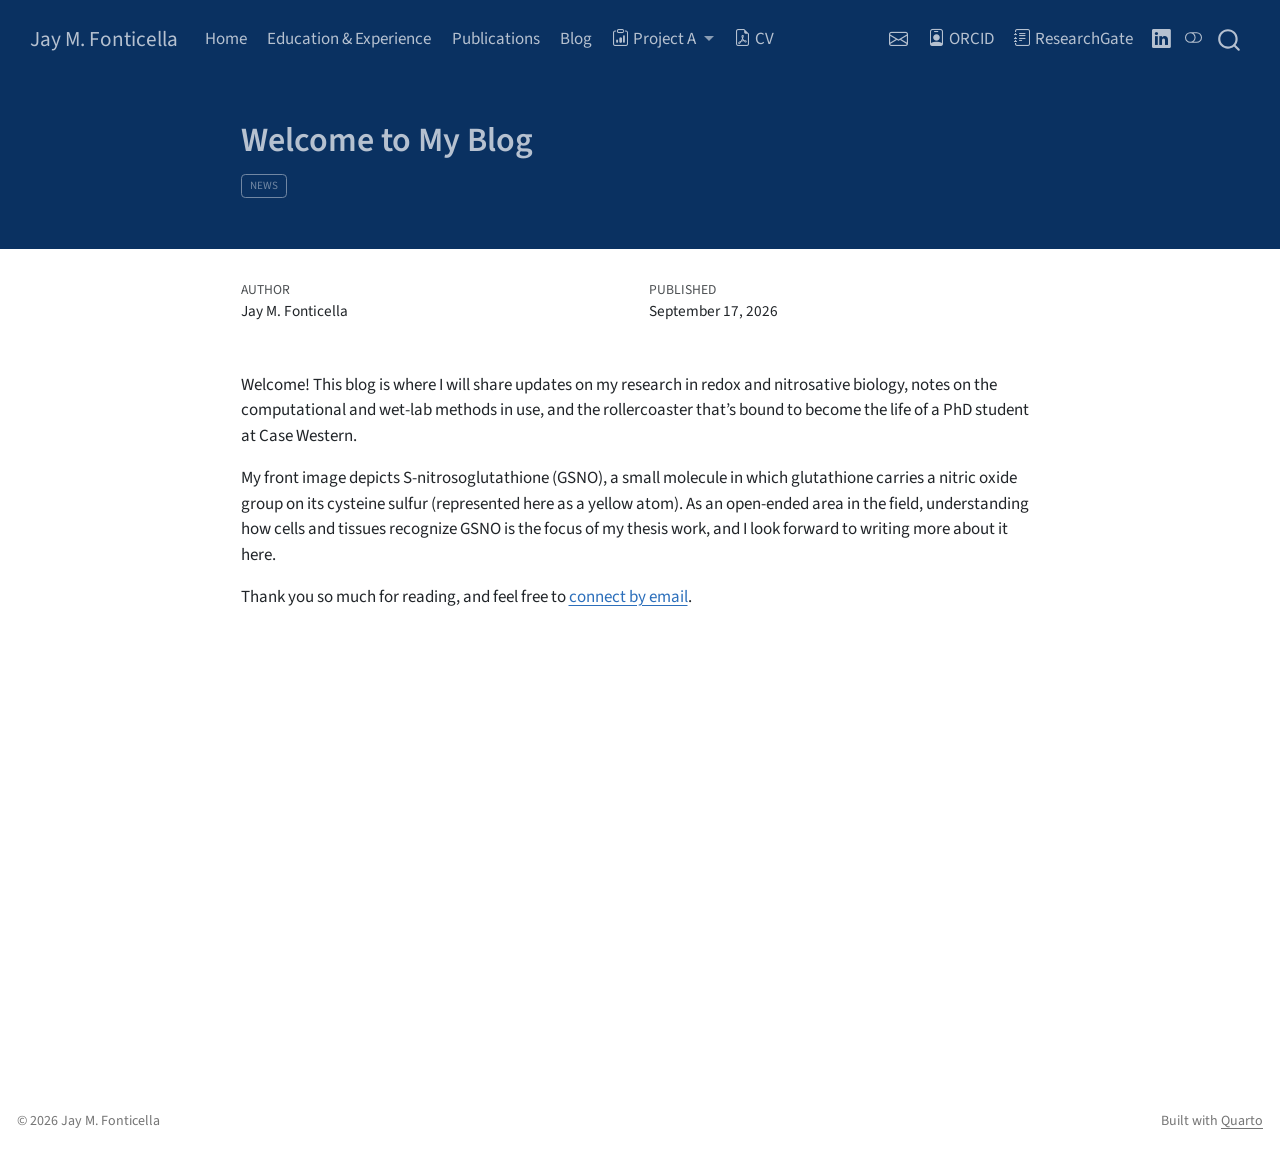
<file: posts/welcome/index.html>
<!DOCTYPE html>
<html xmlns="http://www.w3.org/1999/xhtml" lang="en" xml:lang="en"><head>

<meta charset="utf-8">
<meta name="generator" content="quarto-1.10.18">

<meta name="viewport" content="width=device-width, initial-scale=1.0, user-scalable=yes">

<meta name="author" content="Jay M. Fonticella">
<meta name="dcterms.date" content="2026-09-17">

<title>Welcome to My Blog – Jay M. Fonticella</title>
<style>
/* Default styles provided by pandoc.
** See https://pandoc.org/MANUAL.html#variables-for-html for config info.
*/
span.smallcaps{font-variant: small-caps;}
div.columns{display: flex; gap: 1.5em;}
div.column{flex: auto;}
@media screen {
div.columns{gap: min(4vw, 1.5em);}
div.column{overflow-x: auto;}
}
div.hanging-indent{margin-left: 1.5em; text-indent: -1.5em;}
ul.task-list{list-style: none;}
ul.task-list li input[type="checkbox"] {
  width: 0.8em;
  margin: 0 0.8em 0.2em -1em; /* quarto-specific, see https://github.com/quarto-dev/quarto-cli/issues/4556 */ 
  vertical-align: middle;
}
</style>


<script src="../../site_libs/quarto-nav/quarto-nav.js"></script>
<script src="../../site_libs/quarto-nav/headroom.min.js"></script>
<script src="../../site_libs/clipboard/clipboard.min.js"></script>
<script src="../../site_libs/quarto-search/autocomplete.umd.js"></script>
<script src="../../site_libs/quarto-search/fuse.min.js"></script>
<script src="../../site_libs/quarto-search/quarto-search.js"></script>
<meta name="quarto:offset" content="../../">
<link href="../../images/gsno.png" rel="icon" type="image/png">
<script src="../../site_libs/quarto-html/quarto.js" type="module"></script>
<script src="../../site_libs/quarto-html/tabsets/tabsets.js" type="module"></script>
<script src="../../site_libs/quarto-html/popper.min.js"></script>
<script src="../../site_libs/quarto-html/tippy.umd.min.js"></script>
<script src="../../site_libs/quarto-html/anchor.min.js"></script>
<link href="../../site_libs/quarto-html/tippy.css" rel="stylesheet">
<link href="../../site_libs/quarto-html/quarto-syntax-highlighting-64a204ab8560d761af7679ceaba22944.css" rel="stylesheet" class="quarto-color-scheme" id="quarto-text-highlighting-styles">
<link href="../../site_libs/quarto-html/quarto-syntax-highlighting-dark-b85bc7c33db8c58e0ec93c3465666fed.css" rel="stylesheet" class="quarto-color-scheme quarto-color-alternate" id="quarto-text-highlighting-styles">
<link href="../../site_libs/quarto-html/quarto-syntax-highlighting-64a204ab8560d761af7679ceaba22944.css" rel="stylesheet" class="quarto-color-scheme-extra" id="quarto-text-highlighting-styles">
<script src="../../site_libs/bootstrap/bootstrap.min.js"></script>
<link href="../../site_libs/bootstrap/bootstrap-icons.css" rel="stylesheet">
<link href="../../site_libs/bootstrap/bootstrap-85878517f2481ae84bbe7ea7fa1cfc84.min.css" rel="stylesheet" append-hash="true" class="quarto-color-scheme" id="quarto-bootstrap" data-mode="light">
<link href="../../site_libs/bootstrap/bootstrap-dark-08a2d2b0c6dae808c8584682c2220572.min.css" rel="stylesheet" append-hash="true" class="quarto-color-scheme quarto-color-alternate" id="quarto-bootstrap" data-mode="dark">
<link href="../../site_libs/bootstrap/bootstrap-85878517f2481ae84bbe7ea7fa1cfc84.min.css" rel="stylesheet" append-hash="true" class="quarto-color-scheme-extra" id="quarto-bootstrap" data-mode="light">
<script id="quarto-search-options" type="application/json">{
  "location": "navbar",
  "copy-button": false,
  "collapse-after": 3,
  "panel-placement": "end",
  "type": "overlay",
  "limit": 50,
  "keyboard-shortcut": [
    "f",
    "/",
    "s"
  ],
  "show-item-context": false,
  "language": {
    "search-no-results-text": "No results",
    "search-matching-documents-text": "matching documents",
    "search-copy-link-title": "Copy link to search",
    "search-hide-matches-text": "Hide additional matches",
    "search-more-match-text": "more match in this document",
    "search-more-matches-text": "more matches in this document",
    "search-clear-button-title": "Clear",
    "search-text-placeholder": "",
    "search-detached-cancel-button-title": "Cancel",
    "search-submit-button-title": "Submit",
    "search-label": "Search"
  }
}</script>
<style>html{ scroll-behavior: smooth; }</style>


<link rel="stylesheet" href="../../styles.css">
</head>

<body class="nav-fixed fullcontent quarto-light"><script id="quarto-html-before-body" type="application/javascript">
    const toggleBodyColorMode = (bsSheetEl) => {
      const mode = bsSheetEl.getAttribute("data-mode");
      const bodyEl = window.document.querySelector("body");
      if (mode === "dark") {
        bodyEl.classList.add("quarto-dark");
        bodyEl.classList.remove("quarto-light");
      } else {
        bodyEl.classList.add("quarto-light");
        bodyEl.classList.remove("quarto-dark");
      }
    }
    const toggleBodyColorPrimary = () => {
      const bsSheetEl = window.document.querySelector("link#quarto-bootstrap:not([rel=disabled-stylesheet])");
      if (bsSheetEl) {
        toggleBodyColorMode(bsSheetEl);
      }
    }
    const setColorSchemeToggle = (alternate) => {
      const toggles = window.document.querySelectorAll('.quarto-color-scheme-toggle');
      for (let i=0; i < toggles.length; i++) {
        const toggle = toggles[i];
        if (toggle) {
          if (alternate) {
            toggle.classList.add("alternate");
          } else {
            toggle.classList.remove("alternate");
          }
        }
      }
    };
    const toggleColorMode = (alternate) => {
      // Switch the stylesheets
      const primaryStylesheets = window.document.querySelectorAll('link.quarto-color-scheme:not(.quarto-color-alternate)');
      const alternateStylesheets = window.document.querySelectorAll('link.quarto-color-scheme.quarto-color-alternate');
      manageTransitions('#quarto-margin-sidebar .nav-link', false);
      if (alternate) {
        // note: dark is layered on light, we don't disable primary!
        enableStylesheet(alternateStylesheets);
        for (const sheetNode of alternateStylesheets) {
          if (sheetNode.id === "quarto-bootstrap") {
            toggleBodyColorMode(sheetNode);
          }
        }
      } else {
        disableStylesheet(alternateStylesheets);
        enableStylesheet(primaryStylesheets)
        toggleBodyColorPrimary();
      }
      manageTransitions('#quarto-margin-sidebar .nav-link', true);
      // Switch the toggles
      setColorSchemeToggle(alternate)
      // Hack to workaround the fact that safari doesn't
      // properly recolor the scrollbar when toggling (#1455)
      if (navigator.userAgent.indexOf('Safari') > 0 && navigator.userAgent.indexOf('Chrome') == -1) {
        manageTransitions("body", false);
        window.scrollTo(0, 1);
        setTimeout(() => {
          window.scrollTo(0, 0);
          manageTransitions("body", true);
        }, 40);
      }
    }
    const disableStylesheet = (stylesheets) => {
      for (let i=0; i < stylesheets.length; i++) {
        const stylesheet = stylesheets[i];
        stylesheet.rel = 'disabled-stylesheet';
      }
    }
    const enableStylesheet = (stylesheets) => {
      for (let i=0; i < stylesheets.length; i++) {
        const stylesheet = stylesheets[i];
        if(stylesheet.rel !== 'stylesheet') { // for Chrome, which will still FOUC without this check
          stylesheet.rel = 'stylesheet';
        }
      }
    }
    const manageTransitions = (selector, allowTransitions) => {
      const els = window.document.querySelectorAll(selector);
      for (let i=0; i < els.length; i++) {
        const el = els[i];
        if (allowTransitions) {
          el.classList.remove('notransition');
        } else {
          el.classList.add('notransition');
        }
      }
    }
    const isFileUrl = () => {
      return window.location.protocol === 'file:';
    }
    const hasAlternateSentinel = () => {
      let styleSentinel = getColorSchemeSentinel();
      if (styleSentinel !== null) {
        return styleSentinel === "alternate";
      } else {
        return false;
      }
    }
    const setStyleSentinel = (alternate) => {
      const value = alternate ? "alternate" : "default";
      if (!isFileUrl()) {
        window.localStorage.setItem("quarto-color-scheme", value);
      } else {
        localAlternateSentinel = value;
      }
    }
    const getColorSchemeSentinel = () => {
      if (!isFileUrl()) {
        const storageValue = window.localStorage.getItem("quarto-color-scheme");
        return storageValue != null ? storageValue : localAlternateSentinel;
      } else {
        return localAlternateSentinel;
      }
    }
    const toggleGiscusIfUsed = (isAlternate, darkModeDefault) => {
      const baseTheme = document.querySelector('#giscus-base-theme')?.value ?? 'light';
      const alternateTheme = document.querySelector('#giscus-alt-theme')?.value ?? 'dark';
      let newTheme = '';
      if(authorPrefersDark) {
        newTheme = isAlternate ? baseTheme : alternateTheme;
      } else {
        newTheme = isAlternate ? alternateTheme : baseTheme;
      }
      const changeGiscusTheme = () => {
        // From: https://github.com/giscus/giscus/issues/336
        const sendMessage = (message) => {
          const iframe = document.querySelector('iframe.giscus-frame');
          if (!iframe) return;
          iframe.contentWindow.postMessage({ giscus: message }, 'https://giscus.app');
        }
        sendMessage({
          setConfig: {
            theme: newTheme
          }
        });
      }
      const isGiscussLoaded = window.document.querySelector('iframe.giscus-frame') !== null;
      if (isGiscussLoaded) {
        changeGiscusTheme();
      }
    };
    const authorPrefersDark = false;
    const darkModeDefault = authorPrefersDark;
      document.querySelector('link#quarto-text-highlighting-styles.quarto-color-scheme-extra').rel = 'disabled-stylesheet';
      document.querySelector('link#quarto-bootstrap.quarto-color-scheme-extra').rel = 'disabled-stylesheet';
    let localAlternateSentinel = darkModeDefault ? 'alternate' : 'default';
    // Dark / light mode switch
    window.quartoToggleColorScheme = () => {
      // Read the current dark / light value
      let toAlternate = !hasAlternateSentinel();
      toggleColorMode(toAlternate);
      setStyleSentinel(toAlternate);
      toggleGiscusIfUsed(toAlternate, darkModeDefault);
      window.dispatchEvent(new Event('resize'));
    };
    // Switch to dark mode if need be
    if (hasAlternateSentinel()) {
      toggleColorMode(true);
    } else {
      toggleColorMode(false);
    }
  </script>

<div id="quarto-search-results"></div>
  <header id="quarto-header" class="headroom fixed-top quarto-banner">
    <nav class="navbar navbar-expand-lg " data-bs-theme="dark">
      <div class="navbar-container container-fluid">
      <div class="navbar-brand-container mx-auto">
    <a class="navbar-brand" href="../../index.html">
    <span class="navbar-title">Jay M. Fonticella</span>
    </a>
  </div>
            <div id="quarto-search" class="" title="Search"></div>
          <button class="navbar-toggler" type="button" data-bs-toggle="collapse" data-bs-target="#navbarCollapse" aria-controls="navbarCollapse" role="menu" aria-expanded="false" aria-label="Toggle navigation" onclick="if (window.quartoToggleHeadroom) { window.quartoToggleHeadroom(); }">
  <span class="navbar-toggler-icon"></span>
</button>
          <div class="collapse navbar-collapse" id="navbarCollapse">
            <ul class="navbar-nav navbar-nav-scroll me-auto">
  <li class="nav-item">
    <a class="nav-link" href="../../index.html"> 
<span class="menu-text">Home</span></a>
  </li>  
  <li class="nav-item">
    <a class="nav-link" href="../../experience.html"> 
<span class="menu-text">Education &amp; Experience</span></a>
  </li>  
  <li class="nav-item">
    <a class="nav-link" href="../../publications.html"> 
<span class="menu-text">Publications</span></a>
  </li>  
  <li class="nav-item">
    <a class="nav-link" href="../../blog.html"> 
<span class="menu-text">Blog</span></a>
  </li>  
  <li class="nav-item dropdown ">
    <a class="nav-link dropdown-toggle" href="#" id="nav-menu-project-a" role="link" data-bs-toggle="dropdown" aria-expanded="false">
      <i class="bi bi-clipboard-data" role="img">
</i> 
 <span class="menu-text">Project A</span>
    </a>
    <ul class="dropdown-menu" aria-labelledby="nav-menu-project-a">    
        <li>
    <a class="dropdown-item" href="../../dashboard/hypertension_dashboard.html">
 <span class="dropdown-text">Hypertension Dashboard</span></a>
  </li>  
        <li>
    <a class="dropdown-item" href="../../posts/hypertension-nhanes/index.html">
 <span class="dropdown-text">Dashboard Blog Post</span></a>
  </li>  
    </ul>
  </li>
  <li class="nav-item">
    <a class="nav-link" href="../../files/Fonticella_CV.pdf"> <i class="bi bi-file-earmark-pdf" role="img">
</i> 
<span class="menu-text">CV</span></a>
  </li>  
</ul>
            <ul class="navbar-nav navbar-nav-scroll ms-auto">
  <li class="nav-item compact">
    <a class="nav-link" href="mailto:jay.fonticella@case.edu"> <i class="bi bi-envelope" role="img" aria-label="Email">
</i> 
<span class="menu-text"></span></a>
  </li>  
  <li class="nav-item">
    <a class="nav-link" href="https://orcid.org/0000-0001-9910-1933"> <i class="bi bi-person-badge" role="img" aria-label="ORCID">
</i> 
<span class="menu-text">ORCID</span></a>
  </li>  
  <li class="nav-item">
    <a class="nav-link" href="https://www.researchgate.net/scientific-contributions/Jay-Miguel-Fonticella-2218174899"> <i class="bi bi-journal-text" role="img" aria-label="ResearchGate">
</i> 
<span class="menu-text">ResearchGate</span></a>
  </li>  
  <li class="nav-item compact">
    <a class="nav-link" href="https://www.linkedin.com/in/jay-fonticella-42b95a180"> <i class="bi bi-linkedin" role="img" aria-label="LinkedIn">
</i> 
<span class="menu-text"></span></a>
  </li>  
</ul>
          </div> <!-- /navcollapse -->
            <div class="quarto-navbar-tools">
  <a href="" class="quarto-color-scheme-toggle quarto-navigation-tool  px-1" onclick="window.quartoToggleColorScheme(); return false;" title="Toggle dark mode"><i class="bi"></i></a>
</div>
      </div> <!-- /container-fluid -->
    </nav>
</header>
<!-- content -->
<header id="title-block-header" class="quarto-title-block default page-columns page-full">
  <div class="quarto-title-banner page-columns page-full">
    <div class="quarto-title column-body">
      <h1 class="title">Welcome to My Blog</h1>
                                <div class="quarto-categories">
                <div class="quarto-category">news</div>
              </div>
                  </div>
  </div>
    
  
  <div class="quarto-title-meta">

      <div>
      <div class="quarto-title-meta-heading">Author</div>
      <div class="quarto-title-meta-contents">
               <p>Jay M. Fonticella </p>
            </div>
    </div>
      
      <div>
      <div class="quarto-title-meta-heading">Published</div>
      <div class="quarto-title-meta-contents">
        <p class="date">September 17, 2026</p>
      </div>
    </div>
    
      
    </div>
    
  
  </header><div id="quarto-content" class="quarto-container page-columns page-rows-contents page-layout-article page-navbar">
<!-- sidebar -->
<!-- margin-sidebar -->
    
<!-- main -->
<main class="content quarto-banner-title-block" id="quarto-document-content">






<p>Welcome! This blog is where I will share updates on my research in redox and nitrosative biology, notes on the computational and wet-lab methods in use, and the rollercoaster that’s bound to become the life of a PhD student at Case Western.</p>
<p>My front image depicts S-nitrosoglutathione (GSNO), a small molecule in which glutathione carries a nitric oxide group on its cysteine sulfur (represented here as a yellow atom). As an open-ended area in the field, understanding how cells and tissues recognize GSNO is the focus of my thesis work, and I look forward to writing more about it here.</p>
<p>Thank you so much for reading, and feel free to <a href="mailto:jay.fonticella@case.edu">connect by email</a>.</p>



</main> <!-- /main -->
<script id="quarto-html-after-body" type="application/javascript">
  window.document.addEventListener("DOMContentLoaded", function (event) {
    // Ensure there is a toggle, if there isn't float one in the top right
    if (window.document.querySelector('.quarto-color-scheme-toggle') === null) {
      const a = window.document.createElement('a');
      a.classList.add('top-right');
      a.classList.add('quarto-color-scheme-toggle');
      a.href = "";
      a.onclick = function() { try { window.quartoToggleColorScheme(); } catch {} return false; };
      const i = window.document.createElement("i");
      i.classList.add('bi');
      a.appendChild(i);
      window.document.body.appendChild(a);
    }
    setColorSchemeToggle(hasAlternateSentinel())
    const icon = "";
    const anchorJS = new window.AnchorJS();
    anchorJS.options = {
      placement: 'right',
      icon: icon
    };
    anchorJS.add('.anchored');
    const isCodeAnnotation = (el) => {
      for (const clz of el.classList) {
        if (clz.startsWith('code-annotation-')) {                     
          return true;
        }
      }
      return false;
    }
    const onCopySuccess = function(e) {
      // button target
      const button = e.trigger;
      // don't keep focus
      button.blur();
      // flash "checked"
      button.classList.add('code-copy-button-checked');
      var currentTitle = button.getAttribute("title");
      button.setAttribute("title", "Copied!");
      let tooltip;
      if (window.bootstrap) {
        button.setAttribute("data-bs-toggle", "tooltip");
        button.setAttribute("data-bs-placement", "left");
        button.setAttribute("data-bs-title", "Copied!");
        tooltip = new bootstrap.Tooltip(button, 
          { trigger: "manual", 
            customClass: "code-copy-button-tooltip",
            offset: [0, -8]});
        tooltip.show();    
      }
      setTimeout(function() {
        if (tooltip) {
          tooltip.hide();
          button.removeAttribute("data-bs-title");
          button.removeAttribute("data-bs-toggle");
          button.removeAttribute("data-bs-placement");
        }
        button.setAttribute("title", currentTitle);
        button.classList.remove('code-copy-button-checked');
      }, 1000);
      // clear code selection
      e.clearSelection();
    }
    const getTextToCopy = function(trigger) {
      const outerScaffold = trigger.parentElement.cloneNode(true);
      const codeEl = outerScaffold.querySelector('code');
      for (const childEl of codeEl.children) {
        if (isCodeAnnotation(childEl)) {
          childEl.remove();
        }
      }
      return codeEl.innerText;
    }
    const clipboard = new window.ClipboardJS('.code-copy-button:not([data-in-quarto-modal])', {
      text: getTextToCopy
    });
    clipboard.on('success', onCopySuccess);
    if (window.document.getElementById('quarto-embedded-source-code-modal')) {
      const clipboardModal = new window.ClipboardJS('.code-copy-button[data-in-quarto-modal]', {
        text: getTextToCopy,
        container: window.document.getElementById('quarto-embedded-source-code-modal')
      });
      clipboardModal.on('success', onCopySuccess);
    }
      var localhostRegex = new RegExp(/^(?:http|https):\/\/localhost\:?[0-9]*\//);
      var mailtoRegex = new RegExp(/^mailto:/);
        var filterRegex = new RegExp('/' + window.location.host + '/');
      var isInternal = (href) => {
          return filterRegex.test(href) || localhostRegex.test(href) || mailtoRegex.test(href);
      }
      // Inspect non-navigation links and adorn them if external
     var links = window.document.querySelectorAll('a[href]:not(.nav-link):not(.navbar-brand):not(.toc-action):not(.sidebar-link):not(.sidebar-item-toggle):not(.pagination-link):not(.no-external):not([aria-hidden]):not(.dropdown-item):not(.quarto-navigation-tool):not(.about-link)');
      for (var i=0; i<links.length; i++) {
        const link = links[i];
        if (!isInternal(link.href)) {
          // undo the damage that might have been done by quarto-nav.js in the case of
          // links that we want to consider external
          if (link.dataset.originalHref !== undefined) {
            link.href = link.dataset.originalHref;
          }
            // target, if specified
            link.setAttribute("target", "_blank");
            if (link.getAttribute("rel") === null) {
              link.setAttribute("rel", "noopener");
            }
        }
      }
    function tippyHover(el, contentFn, onTriggerFn, onUntriggerFn) {
      const config = {
        allowHTML: true,
        maxWidth: 500,
        delay: 100,
        arrow: false,
        appendTo: function(el) {
            return el.parentElement;
        },
        interactive: true,
        interactiveBorder: 10,
        theme: 'quarto',
        placement: 'bottom-start',
      };
      if (contentFn) {
        config.content = contentFn;
      }
      if (onTriggerFn) {
        config.onTrigger = onTriggerFn;
      }
      if (onUntriggerFn) {
        config.onUntrigger = onUntriggerFn;
      }
      window.tippy(el, config); 
    }
    const noterefs = window.document.querySelectorAll('a[role="doc-noteref"]');
    for (var i=0; i<noterefs.length; i++) {
      const ref = noterefs[i];
      tippyHover(ref, function() {
        // use id or data attribute instead here
        let href = ref.getAttribute('data-footnote-href') || ref.getAttribute('href');
        try { href = new URL(href).hash; } catch {}
        const id = href.replace(/^#\/?/, "");
        const note = window.document.getElementById(id);
        if (note) {
          return note.innerHTML;
        } else {
          return "";
        }
      });
    }
    const xrefs = window.document.querySelectorAll('a.quarto-xref');
    const processXRef = (id, note) => {
      // Strip column container classes
      const stripColumnClz = (el) => {
        el.classList.remove("page-full", "page-columns");
        if (el.children) {
          for (const child of el.children) {
            stripColumnClz(child);
          }
        }
      }
      stripColumnClz(note)
      if (id === null || id.startsWith('sec-')) {
        // Special case sections, only their first couple elements
        const container = document.createElement("div");
        if (note.children && note.children.length > 2) {
          container.appendChild(note.children[0].cloneNode(true));
          for (let i = 1; i < note.children.length; i++) {
            const child = note.children[i];
            if (child.tagName === "P" && child.innerText === "") {
              continue;
            } else {
              container.appendChild(child.cloneNode(true));
              break;
            }
          }
          if (window.Quarto?.typesetMath) {
            window.Quarto.typesetMath(container);
          }
          return container.innerHTML
        } else {
          if (window.Quarto?.typesetMath) {
            window.Quarto.typesetMath(note);
          }
          return note.innerHTML;
        }
      } else {
        // Remove any anchor links if they are present
        const anchorLink = note.querySelector('a.anchorjs-link');
        if (anchorLink) {
          anchorLink.remove();
        }
        if (window.Quarto?.typesetMath) {
          window.Quarto.typesetMath(note);
        }
        if (note.classList.contains("callout")) {
          return note.outerHTML;
        } else {
          return note.innerHTML;
        }
      }
    }
    for (var i=0; i<xrefs.length; i++) {
      const xref = xrefs[i];
      tippyHover(xref, undefined, function(instance) {
        instance.disable();
        let url = xref.getAttribute('href');
        let hash = undefined; 
        if (url.startsWith('#')) {
          hash = url;
        } else {
          try { hash = new URL(url).hash; } catch {}
        }
        if (hash) {
          const id = hash.replace(/^#\/?/, "");
          const note = window.document.getElementById(id);
          if (note !== null) {
            try {
              const html = processXRef(id, note.cloneNode(true));
              instance.setContent(html);
            } finally {
              instance.enable();
              instance.show();
            }
          } else {
            // See if we can fetch this
            fetch(url.split('#')[0])
            .then(res => res.text())
            .then(html => {
              const parser = new DOMParser();
              const htmlDoc = parser.parseFromString(html, "text/html");
              const note = htmlDoc.getElementById(id);
              if (note !== null) {
                const html = processXRef(id, note);
                instance.setContent(html);
              } 
            }).finally(() => {
              instance.enable();
              instance.show();
            });
          }
        } else {
          // See if we can fetch a full url (with no hash to target)
          // This is a special case and we should probably do some content thinning / targeting
          fetch(url)
          .then(res => res.text())
          .then(html => {
            const parser = new DOMParser();
            const htmlDoc = parser.parseFromString(html, "text/html");
            const note = htmlDoc.querySelector('main.content');
            if (note !== null) {
              // This should only happen for chapter cross references
              // (since there is no id in the URL)
              // remove the first header
              if (note.children.length > 0 && note.children[0].tagName === "HEADER") {
                note.children[0].remove();
              }
              const html = processXRef(null, note);
              instance.setContent(html);
            } 
          }).finally(() => {
            instance.enable();
            instance.show();
          });
        }
      }, function(instance) {
      });
    }
        let selectedAnnoteEl;
        const selectorForAnnotation = ( cell, annotation) => {
          let cellAttr = 'data-code-cell="' + cell + '"';
          let lineAttr = 'data-code-annotation="' +  annotation + '"';
          const selector = 'span[' + cellAttr + '][' + lineAttr + ']';
          return selector;
        }
        const selectCodeLines = (annoteEl) => {
          const doc = window.document;
          const targetCell = annoteEl.getAttribute("data-target-cell");
          const targetAnnotation = annoteEl.getAttribute("data-target-annotation");
          const annoteSpan = window.document.querySelector(selectorForAnnotation(targetCell, targetAnnotation));
          const lines = annoteSpan.getAttribute("data-code-lines").split(",");
          const lineIds = lines.map((line) => {
            return targetCell + "-" + line;
          })
          let top = null;
          let height = null;
          let parent = null;
          if (lineIds.length > 0) {
              //compute the position of the single el (top and bottom and make a div)
              const el = window.document.getElementById(lineIds[0]);
              top = el.offsetTop;
              height = el.offsetHeight;
              parent = el.parentElement.parentElement;
            if (lineIds.length > 1) {
              const lastEl = window.document.getElementById(lineIds[lineIds.length - 1]);
              const bottom = lastEl.offsetTop + lastEl.offsetHeight;
              height = bottom - top;
            }
            if (top !== null && height !== null && parent !== null) {
              // cook up a div (if necessary) and position it 
              let div = window.document.getElementById("code-annotation-line-highlight");
              if (div === null) {
                div = window.document.createElement("div");
                div.setAttribute("id", "code-annotation-line-highlight");
                div.style.position = 'absolute';
                parent.appendChild(div);
              }
              div.style.top = top - 2 + "px";
              div.style.height = height + 4 + "px";
              div.style.left = 0;
              let gutterDiv = window.document.getElementById("code-annotation-line-highlight-gutter");
              if (gutterDiv === null) {
                gutterDiv = window.document.createElement("div");
                gutterDiv.setAttribute("id", "code-annotation-line-highlight-gutter");
                gutterDiv.style.position = 'absolute';
                const codeCell = window.document.getElementById(targetCell);
                const gutter = codeCell.querySelector('.code-annotation-gutter');
                gutter.appendChild(gutterDiv);
              }
              gutterDiv.style.top = top - 2 + "px";
              gutterDiv.style.height = height + 4 + "px";
            }
            selectedAnnoteEl = annoteEl;
          }
        };
        const unselectCodeLines = () => {
          const elementsIds = ["code-annotation-line-highlight", "code-annotation-line-highlight-gutter"];
          elementsIds.forEach((elId) => {
            const div = window.document.getElementById(elId);
            if (div) {
              div.remove();
            }
          });
          selectedAnnoteEl = undefined;
        };
          // Handle positioning of the toggle
      window.addEventListener(
        "resize",
        throttle(() => {
          elRect = undefined;
          if (selectedAnnoteEl) {
            selectCodeLines(selectedAnnoteEl);
          }
        }, 10)
      );
      function throttle(fn, ms) {
      let throttle = false;
      let timer;
        return (...args) => {
          if(!throttle) { // first call gets through
              fn.apply(this, args);
              throttle = true;
          } else { // all the others get throttled
              if(timer) clearTimeout(timer); // cancel #2
              timer = setTimeout(() => {
                fn.apply(this, args);
                timer = throttle = false;
              }, ms);
          }
        };
      }
        // Attach click handler to the DT
        const annoteDls = window.document.querySelectorAll('dt[data-target-cell]');
        for (const annoteDlNode of annoteDls) {
          annoteDlNode.addEventListener('click', (event) => {
            const clickedEl = event.target;
            if (clickedEl !== selectedAnnoteEl) {
              unselectCodeLines();
              const activeEl = window.document.querySelector('dt[data-target-cell].code-annotation-active');
              if (activeEl) {
                activeEl.classList.remove('code-annotation-active');
              }
              selectCodeLines(clickedEl);
              clickedEl.classList.add('code-annotation-active');
            } else {
              // Unselect the line
              unselectCodeLines();
              clickedEl.classList.remove('code-annotation-active');
            }
          });
        }
    const findCites = (el) => {
      const parentEl = el.parentElement;
      if (parentEl) {
        const cites = parentEl.dataset.cites;
        if (cites) {
          return {
            el,
            cites: cites.split(' ')
          };
        } else {
          return findCites(el.parentElement)
        }
      } else {
        return undefined;
      }
    };
    var bibliorefs = window.document.querySelectorAll('a[role="doc-biblioref"]');
    for (var i=0; i<bibliorefs.length; i++) {
      const ref = bibliorefs[i];
      const citeInfo = findCites(ref);
      if (citeInfo) {
        tippyHover(citeInfo.el, function() {
          var popup = window.document.createElement('div');
          citeInfo.cites.forEach(function(cite) {
            var citeDiv = window.document.createElement('div');
            citeDiv.classList.add('hanging-indent');
            citeDiv.classList.add('csl-entry');
            var biblioDiv = window.document.getElementById('ref-' + cite);
            if (biblioDiv) {
              citeDiv.innerHTML = biblioDiv.innerHTML;
            }
            popup.appendChild(citeDiv);
          });
          return popup.innerHTML;
        });
      }
    }
  });
  </script>
</div> <!-- /content -->
<footer class="footer">
  <div class="nav-footer">
    <div class="nav-footer-left">
<p>© 2026 Jay M. Fonticella</p>
</div>   
    <div class="nav-footer-center">
      &nbsp;
    </div>
    <div class="nav-footer-right">
<p>Built with <a href="https://quarto.org/">Quarto</a></p>
</div>
  </div>
</footer>




<script src="../../site_libs/quarto-html/zenscroll-min.js"></script>
</body></html>
</file>
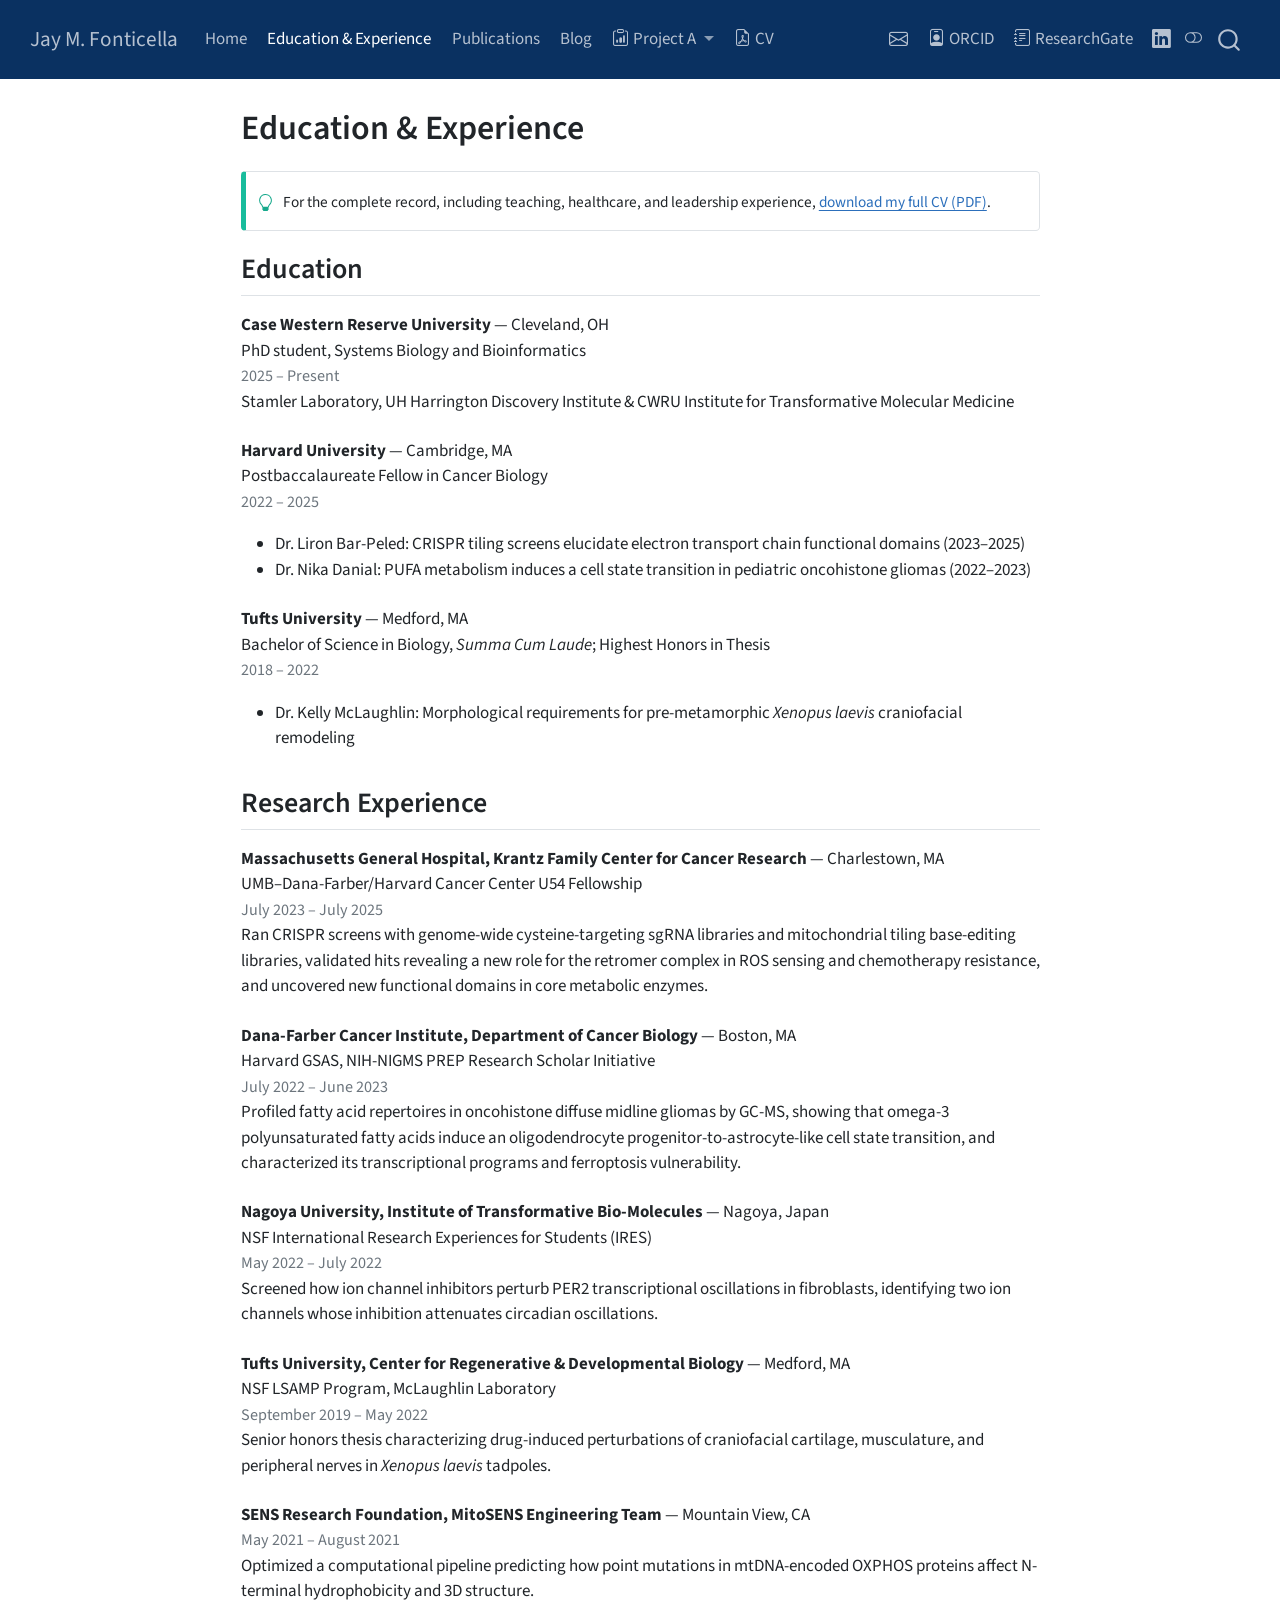
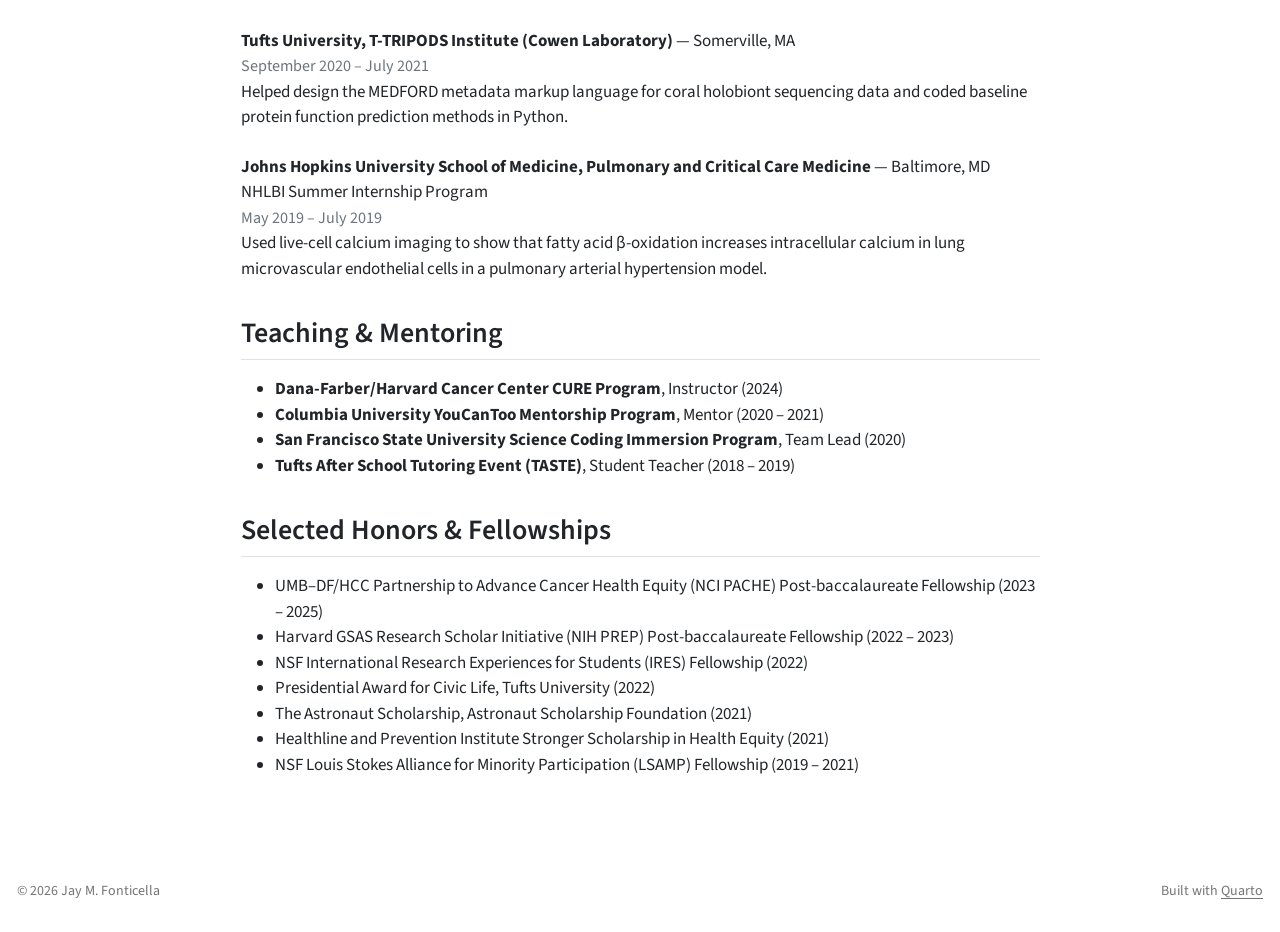
<file: experience.html>
<!DOCTYPE html>
<html xmlns="http://www.w3.org/1999/xhtml" lang="en" xml:lang="en"><head>

<meta charset="utf-8">
<meta name="generator" content="quarto-1.10.18">

<meta name="viewport" content="width=device-width, initial-scale=1.0, user-scalable=yes">


<title>Education &amp; Experience – Jay M. Fonticella</title>
<style>
/* Default styles provided by pandoc.
** See https://pandoc.org/MANUAL.html#variables-for-html for config info.
*/
span.smallcaps{font-variant: small-caps;}
div.columns{display: flex; gap: 1.5em;}
div.column{flex: auto;}
@media screen {
div.columns{gap: min(4vw, 1.5em);}
div.column{overflow-x: auto;}
}
div.hanging-indent{margin-left: 1.5em; text-indent: -1.5em;}
ul.task-list{list-style: none;}
ul.task-list li input[type="checkbox"] {
  width: 0.8em;
  margin: 0 0.8em 0.2em -1em; /* quarto-specific, see https://github.com/quarto-dev/quarto-cli/issues/4556 */ 
  vertical-align: middle;
}
</style>


<script src="site_libs/quarto-nav/quarto-nav.js"></script>
<script src="site_libs/quarto-nav/headroom.min.js"></script>
<script src="site_libs/clipboard/clipboard.min.js"></script>
<script src="site_libs/quarto-search/autocomplete.umd.js"></script>
<script src="site_libs/quarto-search/fuse.min.js"></script>
<script src="site_libs/quarto-search/quarto-search.js"></script>
<meta name="quarto:offset" content="./">
<link href="./images/gsno.png" rel="icon" type="image/png">
<script src="site_libs/quarto-html/quarto.js" type="module"></script>
<script src="site_libs/quarto-html/tabsets/tabsets.js" type="module"></script>
<script src="site_libs/quarto-html/popper.min.js"></script>
<script src="site_libs/quarto-html/tippy.umd.min.js"></script>
<script src="site_libs/quarto-html/anchor.min.js"></script>
<link href="site_libs/quarto-html/tippy.css" rel="stylesheet">
<link href="site_libs/quarto-html/quarto-syntax-highlighting-64a204ab8560d761af7679ceaba22944.css" rel="stylesheet" class="quarto-color-scheme" id="quarto-text-highlighting-styles">
<link href="site_libs/quarto-html/quarto-syntax-highlighting-dark-b85bc7c33db8c58e0ec93c3465666fed.css" rel="stylesheet" class="quarto-color-scheme quarto-color-alternate" id="quarto-text-highlighting-styles">
<link href="site_libs/quarto-html/quarto-syntax-highlighting-64a204ab8560d761af7679ceaba22944.css" rel="stylesheet" class="quarto-color-scheme-extra" id="quarto-text-highlighting-styles">
<script src="site_libs/bootstrap/bootstrap.min.js"></script>
<link href="site_libs/bootstrap/bootstrap-icons.css" rel="stylesheet">
<link href="site_libs/bootstrap/bootstrap-85878517f2481ae84bbe7ea7fa1cfc84.min.css" rel="stylesheet" append-hash="true" class="quarto-color-scheme" id="quarto-bootstrap" data-mode="light">
<link href="site_libs/bootstrap/bootstrap-dark-08a2d2b0c6dae808c8584682c2220572.min.css" rel="stylesheet" append-hash="true" class="quarto-color-scheme quarto-color-alternate" id="quarto-bootstrap" data-mode="dark">
<link href="site_libs/bootstrap/bootstrap-85878517f2481ae84bbe7ea7fa1cfc84.min.css" rel="stylesheet" append-hash="true" class="quarto-color-scheme-extra" id="quarto-bootstrap" data-mode="light">
<script id="quarto-search-options" type="application/json">{
  "location": "navbar",
  "copy-button": false,
  "collapse-after": 3,
  "panel-placement": "end",
  "type": "overlay",
  "limit": 50,
  "keyboard-shortcut": [
    "f",
    "/",
    "s"
  ],
  "show-item-context": false,
  "language": {
    "search-no-results-text": "No results",
    "search-matching-documents-text": "matching documents",
    "search-copy-link-title": "Copy link to search",
    "search-hide-matches-text": "Hide additional matches",
    "search-more-match-text": "more match in this document",
    "search-more-matches-text": "more matches in this document",
    "search-clear-button-title": "Clear",
    "search-text-placeholder": "",
    "search-detached-cancel-button-title": "Cancel",
    "search-submit-button-title": "Submit",
    "search-label": "Search"
  }
}</script>
<style>html{ scroll-behavior: smooth; }</style>


<link rel="stylesheet" href="styles.css">
</head>

<body class="nav-fixed fullcontent quarto-light"><script id="quarto-html-before-body" type="application/javascript">
    const toggleBodyColorMode = (bsSheetEl) => {
      const mode = bsSheetEl.getAttribute("data-mode");
      const bodyEl = window.document.querySelector("body");
      if (mode === "dark") {
        bodyEl.classList.add("quarto-dark");
        bodyEl.classList.remove("quarto-light");
      } else {
        bodyEl.classList.add("quarto-light");
        bodyEl.classList.remove("quarto-dark");
      }
    }
    const toggleBodyColorPrimary = () => {
      const bsSheetEl = window.document.querySelector("link#quarto-bootstrap:not([rel=disabled-stylesheet])");
      if (bsSheetEl) {
        toggleBodyColorMode(bsSheetEl);
      }
    }
    const setColorSchemeToggle = (alternate) => {
      const toggles = window.document.querySelectorAll('.quarto-color-scheme-toggle');
      for (let i=0; i < toggles.length; i++) {
        const toggle = toggles[i];
        if (toggle) {
          if (alternate) {
            toggle.classList.add("alternate");
          } else {
            toggle.classList.remove("alternate");
          }
        }
      }
    };
    const toggleColorMode = (alternate) => {
      // Switch the stylesheets
      const primaryStylesheets = window.document.querySelectorAll('link.quarto-color-scheme:not(.quarto-color-alternate)');
      const alternateStylesheets = window.document.querySelectorAll('link.quarto-color-scheme.quarto-color-alternate');
      manageTransitions('#quarto-margin-sidebar .nav-link', false);
      if (alternate) {
        // note: dark is layered on light, we don't disable primary!
        enableStylesheet(alternateStylesheets);
        for (const sheetNode of alternateStylesheets) {
          if (sheetNode.id === "quarto-bootstrap") {
            toggleBodyColorMode(sheetNode);
          }
        }
      } else {
        disableStylesheet(alternateStylesheets);
        enableStylesheet(primaryStylesheets)
        toggleBodyColorPrimary();
      }
      manageTransitions('#quarto-margin-sidebar .nav-link', true);
      // Switch the toggles
      setColorSchemeToggle(alternate)
      // Hack to workaround the fact that safari doesn't
      // properly recolor the scrollbar when toggling (#1455)
      if (navigator.userAgent.indexOf('Safari') > 0 && navigator.userAgent.indexOf('Chrome') == -1) {
        manageTransitions("body", false);
        window.scrollTo(0, 1);
        setTimeout(() => {
          window.scrollTo(0, 0);
          manageTransitions("body", true);
        }, 40);
      }
    }
    const disableStylesheet = (stylesheets) => {
      for (let i=0; i < stylesheets.length; i++) {
        const stylesheet = stylesheets[i];
        stylesheet.rel = 'disabled-stylesheet';
      }
    }
    const enableStylesheet = (stylesheets) => {
      for (let i=0; i < stylesheets.length; i++) {
        const stylesheet = stylesheets[i];
        if(stylesheet.rel !== 'stylesheet') { // for Chrome, which will still FOUC without this check
          stylesheet.rel = 'stylesheet';
        }
      }
    }
    const manageTransitions = (selector, allowTransitions) => {
      const els = window.document.querySelectorAll(selector);
      for (let i=0; i < els.length; i++) {
        const el = els[i];
        if (allowTransitions) {
          el.classList.remove('notransition');
        } else {
          el.classList.add('notransition');
        }
      }
    }
    const isFileUrl = () => {
      return window.location.protocol === 'file:';
    }
    const hasAlternateSentinel = () => {
      let styleSentinel = getColorSchemeSentinel();
      if (styleSentinel !== null) {
        return styleSentinel === "alternate";
      } else {
        return false;
      }
    }
    const setStyleSentinel = (alternate) => {
      const value = alternate ? "alternate" : "default";
      if (!isFileUrl()) {
        window.localStorage.setItem("quarto-color-scheme", value);
      } else {
        localAlternateSentinel = value;
      }
    }
    const getColorSchemeSentinel = () => {
      if (!isFileUrl()) {
        const storageValue = window.localStorage.getItem("quarto-color-scheme");
        return storageValue != null ? storageValue : localAlternateSentinel;
      } else {
        return localAlternateSentinel;
      }
    }
    const toggleGiscusIfUsed = (isAlternate, darkModeDefault) => {
      const baseTheme = document.querySelector('#giscus-base-theme')?.value ?? 'light';
      const alternateTheme = document.querySelector('#giscus-alt-theme')?.value ?? 'dark';
      let newTheme = '';
      if(authorPrefersDark) {
        newTheme = isAlternate ? baseTheme : alternateTheme;
      } else {
        newTheme = isAlternate ? alternateTheme : baseTheme;
      }
      const changeGiscusTheme = () => {
        // From: https://github.com/giscus/giscus/issues/336
        const sendMessage = (message) => {
          const iframe = document.querySelector('iframe.giscus-frame');
          if (!iframe) return;
          iframe.contentWindow.postMessage({ giscus: message }, 'https://giscus.app');
        }
        sendMessage({
          setConfig: {
            theme: newTheme
          }
        });
      }
      const isGiscussLoaded = window.document.querySelector('iframe.giscus-frame') !== null;
      if (isGiscussLoaded) {
        changeGiscusTheme();
      }
    };
    const authorPrefersDark = false;
    const darkModeDefault = authorPrefersDark;
      document.querySelector('link#quarto-text-highlighting-styles.quarto-color-scheme-extra').rel = 'disabled-stylesheet';
      document.querySelector('link#quarto-bootstrap.quarto-color-scheme-extra').rel = 'disabled-stylesheet';
    let localAlternateSentinel = darkModeDefault ? 'alternate' : 'default';
    // Dark / light mode switch
    window.quartoToggleColorScheme = () => {
      // Read the current dark / light value
      let toAlternate = !hasAlternateSentinel();
      toggleColorMode(toAlternate);
      setStyleSentinel(toAlternate);
      toggleGiscusIfUsed(toAlternate, darkModeDefault);
      window.dispatchEvent(new Event('resize'));
    };
    // Switch to dark mode if need be
    if (hasAlternateSentinel()) {
      toggleColorMode(true);
    } else {
      toggleColorMode(false);
    }
  </script>

<div id="quarto-search-results"></div>
  <header id="quarto-header" class="headroom fixed-top">
    <nav class="navbar navbar-expand-lg " data-bs-theme="dark">
      <div class="navbar-container container-fluid">
      <div class="navbar-brand-container mx-auto">
    <a class="navbar-brand" href="./index.html">
    <span class="navbar-title">Jay M. Fonticella</span>
    </a>
  </div>
            <div id="quarto-search" class="" title="Search"></div>
          <button class="navbar-toggler" type="button" data-bs-toggle="collapse" data-bs-target="#navbarCollapse" aria-controls="navbarCollapse" role="menu" aria-expanded="false" aria-label="Toggle navigation" onclick="if (window.quartoToggleHeadroom) { window.quartoToggleHeadroom(); }">
  <span class="navbar-toggler-icon"></span>
</button>
          <div class="collapse navbar-collapse" id="navbarCollapse">
            <ul class="navbar-nav navbar-nav-scroll me-auto">
  <li class="nav-item">
    <a class="nav-link" href="./index.html"> 
<span class="menu-text">Home</span></a>
  </li>  
  <li class="nav-item">
    <a class="nav-link active" href="./experience.html" aria-current="page"> 
<span class="menu-text">Education &amp; Experience</span></a>
  </li>  
  <li class="nav-item">
    <a class="nav-link" href="./publications.html"> 
<span class="menu-text">Publications</span></a>
  </li>  
  <li class="nav-item">
    <a class="nav-link" href="./blog.html"> 
<span class="menu-text">Blog</span></a>
  </li>  
  <li class="nav-item dropdown ">
    <a class="nav-link dropdown-toggle" href="#" id="nav-menu-project-a" role="link" data-bs-toggle="dropdown" aria-expanded="false">
      <i class="bi bi-clipboard-data" role="img">
</i> 
 <span class="menu-text">Project A</span>
    </a>
    <ul class="dropdown-menu" aria-labelledby="nav-menu-project-a">    
        <li>
    <a class="dropdown-item" href="./dashboard/hypertension_dashboard.html">
 <span class="dropdown-text">Hypertension Dashboard</span></a>
  </li>  
        <li>
    <a class="dropdown-item" href="./posts/hypertension-nhanes/index.html">
 <span class="dropdown-text">Dashboard Blog Post</span></a>
  </li>  
    </ul>
  </li>
  <li class="nav-item">
    <a class="nav-link" href="./files/Fonticella_CV.pdf"> <i class="bi bi-file-earmark-pdf" role="img">
</i> 
<span class="menu-text">CV</span></a>
  </li>  
</ul>
            <ul class="navbar-nav navbar-nav-scroll ms-auto">
  <li class="nav-item compact">
    <a class="nav-link" href="mailto:jay.fonticella@case.edu"> <i class="bi bi-envelope" role="img" aria-label="Email">
</i> 
<span class="menu-text"></span></a>
  </li>  
  <li class="nav-item">
    <a class="nav-link" href="https://orcid.org/0000-0001-9910-1933"> <i class="bi bi-person-badge" role="img" aria-label="ORCID">
</i> 
<span class="menu-text">ORCID</span></a>
  </li>  
  <li class="nav-item">
    <a class="nav-link" href="https://www.researchgate.net/scientific-contributions/Jay-Miguel-Fonticella-2218174899"> <i class="bi bi-journal-text" role="img" aria-label="ResearchGate">
</i> 
<span class="menu-text">ResearchGate</span></a>
  </li>  
  <li class="nav-item compact">
    <a class="nav-link" href="https://www.linkedin.com/in/jay-fonticella-42b95a180"> <i class="bi bi-linkedin" role="img" aria-label="LinkedIn">
</i> 
<span class="menu-text"></span></a>
  </li>  
</ul>
          </div> <!-- /navcollapse -->
            <div class="quarto-navbar-tools">
  <a href="" class="quarto-color-scheme-toggle quarto-navigation-tool  px-1" onclick="window.quartoToggleColorScheme(); return false;" title="Toggle dark mode"><i class="bi"></i></a>
</div>
      </div> <!-- /container-fluid -->
    </nav>
</header>
<!-- content -->
<div id="quarto-content" class="quarto-container page-columns page-rows-contents page-layout-article page-navbar">
<!-- sidebar -->
<!-- margin-sidebar -->
    
<!-- main -->
<main class="content" id="quarto-document-content">


<header id="title-block-header" class="quarto-title-block default">
<div class="quarto-title">
<h1 class="title">Education &amp; Experience</h1>
</div>



<div class="quarto-title-meta">

    
  
    
  </div>
  


</header>


<div class="callout callout-style-simple callout-tip">
<div class="callout-body d-flex">
<div class="callout-icon-container">
<i class="callout-icon"></i>
</div>
<div class="callout-body-container">
<p>For the complete record, including teaching, healthcare, and leadership experience, <a href="files/Fonticella_CV.pdf" download="Fonticella_CV.pdf">download my full CV (PDF)</a>.</p>
</div>
</div>
</div>
<section id="education" class="level2">
<h2 class="anchored" data-anchor-id="education">Education</h2>
<div class="timeline-entry">
<p><strong>Case Western Reserve University</strong> — Cleveland, OH<br>
PhD student, Systems Biology and Bioinformatics<br>
<span class="meta">2025 – Present</span><br>
Stamler Laboratory, UH Harrington Discovery Institute &amp; CWRU Institute for Transformative Molecular Medicine</p>
</div>
<div class="timeline-entry">
<p><strong>Harvard University</strong> — Cambridge, MA<br>
Postbaccalaureate Fellow in Cancer Biology<br>
<span class="meta">2022 – 2025</span></p>
<ul>
<li>Dr.&nbsp;Liron Bar-Peled: CRISPR tiling screens elucidate electron transport chain functional domains (2023–2025)</li>
<li>Dr.&nbsp;Nika Danial: PUFA metabolism induces a cell state transition in pediatric oncohistone gliomas (2022–2023)</li>
</ul>
</div>
<div class="timeline-entry">
<p><strong>Tufts University</strong> — Medford, MA<br>
Bachelor of Science in Biology, <em>Summa Cum Laude</em>; Highest Honors in Thesis<br>
<span class="meta">2018 – 2022</span></p>
<ul>
<li>Dr.&nbsp;Kelly McLaughlin: Morphological requirements for pre-metamorphic <em>Xenopus laevis</em> craniofacial remodeling</li>
</ul>
</div>
</section>
<section id="research-experience" class="level2">
<h2 class="anchored" data-anchor-id="research-experience">Research Experience</h2>
<div class="timeline-entry">
<p><strong>Massachusetts General Hospital, Krantz Family Center for Cancer Research</strong> — Charlestown, MA<br>
UMB–Dana-Farber/Harvard Cancer Center U54 Fellowship<br>
<span class="meta">July 2023 – July 2025</span><br>
Ran CRISPR screens with genome-wide cysteine-targeting sgRNA libraries and mitochondrial tiling base-editing libraries, validated hits revealing a new role for the retromer complex in ROS sensing and chemotherapy resistance, and uncovered new functional domains in core metabolic enzymes.</p>
</div>
<div class="timeline-entry">
<p><strong>Dana-Farber Cancer Institute, Department of Cancer Biology</strong> — Boston, MA<br>
Harvard GSAS, NIH-NIGMS PREP Research Scholar Initiative<br>
<span class="meta">July 2022 – June 2023</span><br>
Profiled fatty acid repertoires in oncohistone diffuse midline gliomas by GC-MS, showing that omega-3 polyunsaturated fatty acids induce an oligodendrocyte progenitor-to-astrocyte-like cell state transition, and characterized its transcriptional programs and ferroptosis vulnerability.</p>
</div>
<div class="timeline-entry">
<p><strong>Nagoya University, Institute of Transformative Bio-Molecules</strong> — Nagoya, Japan<br>
NSF International Research Experiences for Students (IRES)<br>
<span class="meta">May 2022 – July 2022</span><br>
Screened how ion channel inhibitors perturb PER2 transcriptional oscillations in fibroblasts, identifying two ion channels whose inhibition attenuates circadian oscillations.</p>
</div>
<div class="timeline-entry">
<p><strong>Tufts University, Center for Regenerative &amp; Developmental Biology</strong> — Medford, MA<br>
NSF LSAMP Program, McLaughlin Laboratory<br>
<span class="meta">September 2019 – May 2022</span><br>
Senior honors thesis characterizing drug-induced perturbations of craniofacial cartilage, musculature, and peripheral nerves in <em>Xenopus laevis</em> tadpoles.</p>
</div>
<div class="timeline-entry">
<p><strong>SENS Research Foundation, MitoSENS Engineering Team</strong> — Mountain View, CA<br>
<span class="meta">May 2021 – August 2021</span><br>
Optimized a computational pipeline predicting how point mutations in mtDNA-encoded OXPHOS proteins affect N-terminal hydrophobicity and 3D structure.</p>
</div>
<div class="timeline-entry">
<p><strong>Tufts University, T-TRIPODS Institute (Cowen Laboratory)</strong> — Somerville, MA<br>
<span class="meta">September 2020 – July 2021</span><br>
Helped design the MEDFORD metadata markup language for coral holobiont sequencing data and coded baseline protein function prediction methods in Python.</p>
</div>
<div class="timeline-entry">
<p><strong>Johns Hopkins University School of Medicine, Pulmonary and Critical Care Medicine</strong> — Baltimore, MD<br>
NHLBI Summer Internship Program<br>
<span class="meta">May 2019 – July 2019</span><br>
Used live-cell calcium imaging to show that fatty acid β-oxidation increases intracellular calcium in lung microvascular endothelial cells in a pulmonary arterial hypertension model.</p>
</div>
</section>
<section id="teaching-mentoring" class="level2">
<h2 class="anchored" data-anchor-id="teaching-mentoring">Teaching &amp; Mentoring</h2>
<ul>
<li><strong>Dana-Farber/Harvard Cancer Center CURE Program</strong>, Instructor (2024)</li>
<li><strong>Columbia University YouCanToo Mentorship Program</strong>, Mentor (2020 – 2021)</li>
<li><strong>San Francisco State University Science Coding Immersion Program</strong>, Team Lead (2020)</li>
<li><strong>Tufts After School Tutoring Event (TASTE)</strong>, Student Teacher (2018 – 2019)</li>
</ul>
</section>
<section id="selected-honors-fellowships" class="level2">
<h2 class="anchored" data-anchor-id="selected-honors-fellowships">Selected Honors &amp; Fellowships</h2>
<ul>
<li>UMB–DF/HCC Partnership to Advance Cancer Health Equity (NCI PACHE) Post-baccalaureate Fellowship (2023 – 2025)</li>
<li>Harvard GSAS Research Scholar Initiative (NIH PREP) Post-baccalaureate Fellowship (2022 – 2023)</li>
<li>NSF International Research Experiences for Students (IRES) Fellowship (2022)</li>
<li>Presidential Award for Civic Life, Tufts University (2022)</li>
<li>The Astronaut Scholarship, Astronaut Scholarship Foundation (2021)</li>
<li>Healthline and Prevention Institute Stronger Scholarship in Health Equity (2021)</li>
<li>NSF Louis Stokes Alliance for Minority Participation (LSAMP) Fellowship (2019 – 2021)</li>
</ul>


</section>

</main> <!-- /main -->
<script id="quarto-html-after-body" type="application/javascript">
  window.document.addEventListener("DOMContentLoaded", function (event) {
    // Ensure there is a toggle, if there isn't float one in the top right
    if (window.document.querySelector('.quarto-color-scheme-toggle') === null) {
      const a = window.document.createElement('a');
      a.classList.add('top-right');
      a.classList.add('quarto-color-scheme-toggle');
      a.href = "";
      a.onclick = function() { try { window.quartoToggleColorScheme(); } catch {} return false; };
      const i = window.document.createElement("i");
      i.classList.add('bi');
      a.appendChild(i);
      window.document.body.appendChild(a);
    }
    setColorSchemeToggle(hasAlternateSentinel())
    const icon = "";
    const anchorJS = new window.AnchorJS();
    anchorJS.options = {
      placement: 'right',
      icon: icon
    };
    anchorJS.add('.anchored');
    const isCodeAnnotation = (el) => {
      for (const clz of el.classList) {
        if (clz.startsWith('code-annotation-')) {                     
          return true;
        }
      }
      return false;
    }
    const onCopySuccess = function(e) {
      // button target
      const button = e.trigger;
      // don't keep focus
      button.blur();
      // flash "checked"
      button.classList.add('code-copy-button-checked');
      var currentTitle = button.getAttribute("title");
      button.setAttribute("title", "Copied!");
      let tooltip;
      if (window.bootstrap) {
        button.setAttribute("data-bs-toggle", "tooltip");
        button.setAttribute("data-bs-placement", "left");
        button.setAttribute("data-bs-title", "Copied!");
        tooltip = new bootstrap.Tooltip(button, 
          { trigger: "manual", 
            customClass: "code-copy-button-tooltip",
            offset: [0, -8]});
        tooltip.show();    
      }
      setTimeout(function() {
        if (tooltip) {
          tooltip.hide();
          button.removeAttribute("data-bs-title");
          button.removeAttribute("data-bs-toggle");
          button.removeAttribute("data-bs-placement");
        }
        button.setAttribute("title", currentTitle);
        button.classList.remove('code-copy-button-checked');
      }, 1000);
      // clear code selection
      e.clearSelection();
    }
    const getTextToCopy = function(trigger) {
      const outerScaffold = trigger.parentElement.cloneNode(true);
      const codeEl = outerScaffold.querySelector('code');
      for (const childEl of codeEl.children) {
        if (isCodeAnnotation(childEl)) {
          childEl.remove();
        }
      }
      return codeEl.innerText;
    }
    const clipboard = new window.ClipboardJS('.code-copy-button:not([data-in-quarto-modal])', {
      text: getTextToCopy
    });
    clipboard.on('success', onCopySuccess);
    if (window.document.getElementById('quarto-embedded-source-code-modal')) {
      const clipboardModal = new window.ClipboardJS('.code-copy-button[data-in-quarto-modal]', {
        text: getTextToCopy,
        container: window.document.getElementById('quarto-embedded-source-code-modal')
      });
      clipboardModal.on('success', onCopySuccess);
    }
      var localhostRegex = new RegExp(/^(?:http|https):\/\/localhost\:?[0-9]*\//);
      var mailtoRegex = new RegExp(/^mailto:/);
        var filterRegex = new RegExp('/' + window.location.host + '/');
      var isInternal = (href) => {
          return filterRegex.test(href) || localhostRegex.test(href) || mailtoRegex.test(href);
      }
      // Inspect non-navigation links and adorn them if external
     var links = window.document.querySelectorAll('a[href]:not(.nav-link):not(.navbar-brand):not(.toc-action):not(.sidebar-link):not(.sidebar-item-toggle):not(.pagination-link):not(.no-external):not([aria-hidden]):not(.dropdown-item):not(.quarto-navigation-tool):not(.about-link)');
      for (var i=0; i<links.length; i++) {
        const link = links[i];
        if (!isInternal(link.href)) {
          // undo the damage that might have been done by quarto-nav.js in the case of
          // links that we want to consider external
          if (link.dataset.originalHref !== undefined) {
            link.href = link.dataset.originalHref;
          }
            // target, if specified
            link.setAttribute("target", "_blank");
            if (link.getAttribute("rel") === null) {
              link.setAttribute("rel", "noopener");
            }
        }
      }
    function tippyHover(el, contentFn, onTriggerFn, onUntriggerFn) {
      const config = {
        allowHTML: true,
        maxWidth: 500,
        delay: 100,
        arrow: false,
        appendTo: function(el) {
            return el.parentElement;
        },
        interactive: true,
        interactiveBorder: 10,
        theme: 'quarto',
        placement: 'bottom-start',
      };
      if (contentFn) {
        config.content = contentFn;
      }
      if (onTriggerFn) {
        config.onTrigger = onTriggerFn;
      }
      if (onUntriggerFn) {
        config.onUntrigger = onUntriggerFn;
      }
      window.tippy(el, config); 
    }
    const noterefs = window.document.querySelectorAll('a[role="doc-noteref"]');
    for (var i=0; i<noterefs.length; i++) {
      const ref = noterefs[i];
      tippyHover(ref, function() {
        // use id or data attribute instead here
        let href = ref.getAttribute('data-footnote-href') || ref.getAttribute('href');
        try { href = new URL(href).hash; } catch {}
        const id = href.replace(/^#\/?/, "");
        const note = window.document.getElementById(id);
        if (note) {
          return note.innerHTML;
        } else {
          return "";
        }
      });
    }
    const xrefs = window.document.querySelectorAll('a.quarto-xref');
    const processXRef = (id, note) => {
      // Strip column container classes
      const stripColumnClz = (el) => {
        el.classList.remove("page-full", "page-columns");
        if (el.children) {
          for (const child of el.children) {
            stripColumnClz(child);
          }
        }
      }
      stripColumnClz(note)
      if (id === null || id.startsWith('sec-')) {
        // Special case sections, only their first couple elements
        const container = document.createElement("div");
        if (note.children && note.children.length > 2) {
          container.appendChild(note.children[0].cloneNode(true));
          for (let i = 1; i < note.children.length; i++) {
            const child = note.children[i];
            if (child.tagName === "P" && child.innerText === "") {
              continue;
            } else {
              container.appendChild(child.cloneNode(true));
              break;
            }
          }
          if (window.Quarto?.typesetMath) {
            window.Quarto.typesetMath(container);
          }
          return container.innerHTML
        } else {
          if (window.Quarto?.typesetMath) {
            window.Quarto.typesetMath(note);
          }
          return note.innerHTML;
        }
      } else {
        // Remove any anchor links if they are present
        const anchorLink = note.querySelector('a.anchorjs-link');
        if (anchorLink) {
          anchorLink.remove();
        }
        if (window.Quarto?.typesetMath) {
          window.Quarto.typesetMath(note);
        }
        if (note.classList.contains("callout")) {
          return note.outerHTML;
        } else {
          return note.innerHTML;
        }
      }
    }
    for (var i=0; i<xrefs.length; i++) {
      const xref = xrefs[i];
      tippyHover(xref, undefined, function(instance) {
        instance.disable();
        let url = xref.getAttribute('href');
        let hash = undefined; 
        if (url.startsWith('#')) {
          hash = url;
        } else {
          try { hash = new URL(url).hash; } catch {}
        }
        if (hash) {
          const id = hash.replace(/^#\/?/, "");
          const note = window.document.getElementById(id);
          if (note !== null) {
            try {
              const html = processXRef(id, note.cloneNode(true));
              instance.setContent(html);
            } finally {
              instance.enable();
              instance.show();
            }
          } else {
            // See if we can fetch this
            fetch(url.split('#')[0])
            .then(res => res.text())
            .then(html => {
              const parser = new DOMParser();
              const htmlDoc = parser.parseFromString(html, "text/html");
              const note = htmlDoc.getElementById(id);
              if (note !== null) {
                const html = processXRef(id, note);
                instance.setContent(html);
              } 
            }).finally(() => {
              instance.enable();
              instance.show();
            });
          }
        } else {
          // See if we can fetch a full url (with no hash to target)
          // This is a special case and we should probably do some content thinning / targeting
          fetch(url)
          .then(res => res.text())
          .then(html => {
            const parser = new DOMParser();
            const htmlDoc = parser.parseFromString(html, "text/html");
            const note = htmlDoc.querySelector('main.content');
            if (note !== null) {
              // This should only happen for chapter cross references
              // (since there is no id in the URL)
              // remove the first header
              if (note.children.length > 0 && note.children[0].tagName === "HEADER") {
                note.children[0].remove();
              }
              const html = processXRef(null, note);
              instance.setContent(html);
            } 
          }).finally(() => {
            instance.enable();
            instance.show();
          });
        }
      }, function(instance) {
      });
    }
        let selectedAnnoteEl;
        const selectorForAnnotation = ( cell, annotation) => {
          let cellAttr = 'data-code-cell="' + cell + '"';
          let lineAttr = 'data-code-annotation="' +  annotation + '"';
          const selector = 'span[' + cellAttr + '][' + lineAttr + ']';
          return selector;
        }
        const selectCodeLines = (annoteEl) => {
          const doc = window.document;
          const targetCell = annoteEl.getAttribute("data-target-cell");
          const targetAnnotation = annoteEl.getAttribute("data-target-annotation");
          const annoteSpan = window.document.querySelector(selectorForAnnotation(targetCell, targetAnnotation));
          const lines = annoteSpan.getAttribute("data-code-lines").split(",");
          const lineIds = lines.map((line) => {
            return targetCell + "-" + line;
          })
          let top = null;
          let height = null;
          let parent = null;
          if (lineIds.length > 0) {
              //compute the position of the single el (top and bottom and make a div)
              const el = window.document.getElementById(lineIds[0]);
              top = el.offsetTop;
              height = el.offsetHeight;
              parent = el.parentElement.parentElement;
            if (lineIds.length > 1) {
              const lastEl = window.document.getElementById(lineIds[lineIds.length - 1]);
              const bottom = lastEl.offsetTop + lastEl.offsetHeight;
              height = bottom - top;
            }
            if (top !== null && height !== null && parent !== null) {
              // cook up a div (if necessary) and position it 
              let div = window.document.getElementById("code-annotation-line-highlight");
              if (div === null) {
                div = window.document.createElement("div");
                div.setAttribute("id", "code-annotation-line-highlight");
                div.style.position = 'absolute';
                parent.appendChild(div);
              }
              div.style.top = top - 2 + "px";
              div.style.height = height + 4 + "px";
              div.style.left = 0;
              let gutterDiv = window.document.getElementById("code-annotation-line-highlight-gutter");
              if (gutterDiv === null) {
                gutterDiv = window.document.createElement("div");
                gutterDiv.setAttribute("id", "code-annotation-line-highlight-gutter");
                gutterDiv.style.position = 'absolute';
                const codeCell = window.document.getElementById(targetCell);
                const gutter = codeCell.querySelector('.code-annotation-gutter');
                gutter.appendChild(gutterDiv);
              }
              gutterDiv.style.top = top - 2 + "px";
              gutterDiv.style.height = height + 4 + "px";
            }
            selectedAnnoteEl = annoteEl;
          }
        };
        const unselectCodeLines = () => {
          const elementsIds = ["code-annotation-line-highlight", "code-annotation-line-highlight-gutter"];
          elementsIds.forEach((elId) => {
            const div = window.document.getElementById(elId);
            if (div) {
              div.remove();
            }
          });
          selectedAnnoteEl = undefined;
        };
          // Handle positioning of the toggle
      window.addEventListener(
        "resize",
        throttle(() => {
          elRect = undefined;
          if (selectedAnnoteEl) {
            selectCodeLines(selectedAnnoteEl);
          }
        }, 10)
      );
      function throttle(fn, ms) {
      let throttle = false;
      let timer;
        return (...args) => {
          if(!throttle) { // first call gets through
              fn.apply(this, args);
              throttle = true;
          } else { // all the others get throttled
              if(timer) clearTimeout(timer); // cancel #2
              timer = setTimeout(() => {
                fn.apply(this, args);
                timer = throttle = false;
              }, ms);
          }
        };
      }
        // Attach click handler to the DT
        const annoteDls = window.document.querySelectorAll('dt[data-target-cell]');
        for (const annoteDlNode of annoteDls) {
          annoteDlNode.addEventListener('click', (event) => {
            const clickedEl = event.target;
            if (clickedEl !== selectedAnnoteEl) {
              unselectCodeLines();
              const activeEl = window.document.querySelector('dt[data-target-cell].code-annotation-active');
              if (activeEl) {
                activeEl.classList.remove('code-annotation-active');
              }
              selectCodeLines(clickedEl);
              clickedEl.classList.add('code-annotation-active');
            } else {
              // Unselect the line
              unselectCodeLines();
              clickedEl.classList.remove('code-annotation-active');
            }
          });
        }
    const findCites = (el) => {
      const parentEl = el.parentElement;
      if (parentEl) {
        const cites = parentEl.dataset.cites;
        if (cites) {
          return {
            el,
            cites: cites.split(' ')
          };
        } else {
          return findCites(el.parentElement)
        }
      } else {
        return undefined;
      }
    };
    var bibliorefs = window.document.querySelectorAll('a[role="doc-biblioref"]');
    for (var i=0; i<bibliorefs.length; i++) {
      const ref = bibliorefs[i];
      const citeInfo = findCites(ref);
      if (citeInfo) {
        tippyHover(citeInfo.el, function() {
          var popup = window.document.createElement('div');
          citeInfo.cites.forEach(function(cite) {
            var citeDiv = window.document.createElement('div');
            citeDiv.classList.add('hanging-indent');
            citeDiv.classList.add('csl-entry');
            var biblioDiv = window.document.getElementById('ref-' + cite);
            if (biblioDiv) {
              citeDiv.innerHTML = biblioDiv.innerHTML;
            }
            popup.appendChild(citeDiv);
          });
          return popup.innerHTML;
        });
      }
    }
  });
  </script>
</div> <!-- /content -->
<footer class="footer">
  <div class="nav-footer">
    <div class="nav-footer-left">
<p>© 2026 Jay M. Fonticella</p>
</div>   
    <div class="nav-footer-center">
      &nbsp;
    </div>
    <div class="nav-footer-right">
<p>Built with <a href="https://quarto.org/">Quarto</a></p>
</div>
  </div>
</footer>




<script src="site_libs/quarto-html/zenscroll-min.js"></script>
</body></html>
</file>
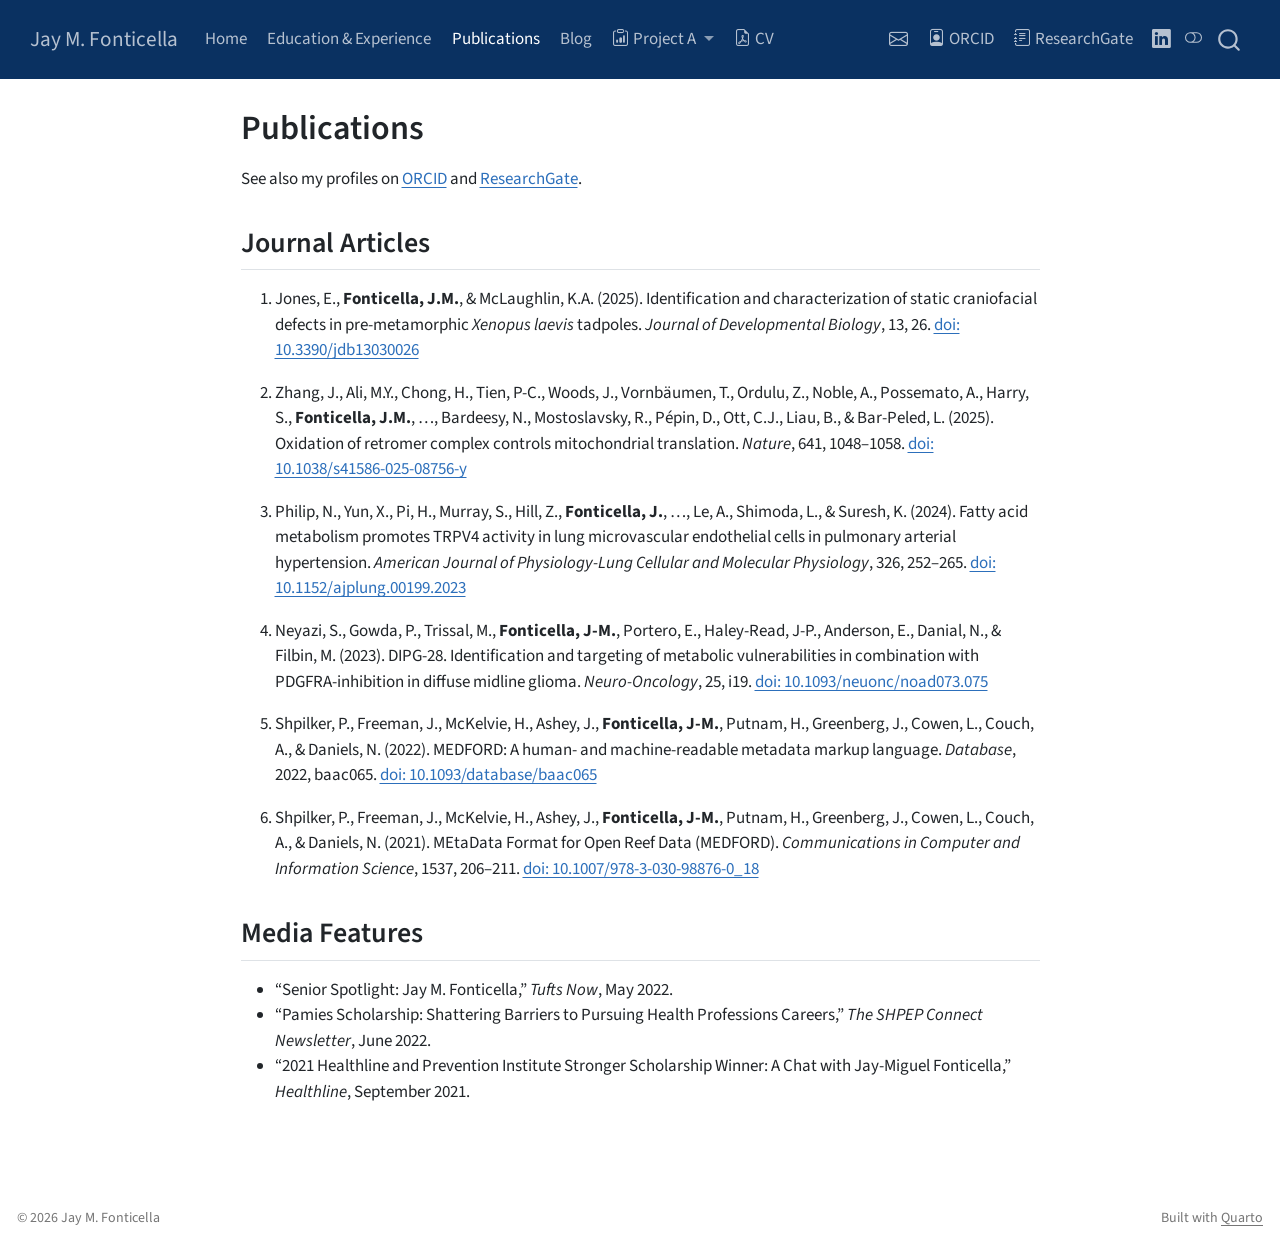
<file: publications.html>
<!DOCTYPE html>
<html xmlns="http://www.w3.org/1999/xhtml" lang="en" xml:lang="en"><head>

<meta charset="utf-8">
<meta name="generator" content="quarto-1.10.18">

<meta name="viewport" content="width=device-width, initial-scale=1.0, user-scalable=yes">


<title>Publications – Jay M. Fonticella</title>
<style>
/* Default styles provided by pandoc.
** See https://pandoc.org/MANUAL.html#variables-for-html for config info.
*/
span.smallcaps{font-variant: small-caps;}
div.columns{display: flex; gap: 1.5em;}
div.column{flex: auto;}
@media screen {
div.columns{gap: min(4vw, 1.5em);}
div.column{overflow-x: auto;}
}
div.hanging-indent{margin-left: 1.5em; text-indent: -1.5em;}
ul.task-list{list-style: none;}
ul.task-list li input[type="checkbox"] {
  width: 0.8em;
  margin: 0 0.8em 0.2em -1em; /* quarto-specific, see https://github.com/quarto-dev/quarto-cli/issues/4556 */ 
  vertical-align: middle;
}
</style>


<script src="site_libs/quarto-nav/quarto-nav.js"></script>
<script src="site_libs/quarto-nav/headroom.min.js"></script>
<script src="site_libs/clipboard/clipboard.min.js"></script>
<script src="site_libs/quarto-search/autocomplete.umd.js"></script>
<script src="site_libs/quarto-search/fuse.min.js"></script>
<script src="site_libs/quarto-search/quarto-search.js"></script>
<meta name="quarto:offset" content="./">
<link href="./images/gsno.png" rel="icon" type="image/png">
<script src="site_libs/quarto-html/quarto.js" type="module"></script>
<script src="site_libs/quarto-html/tabsets/tabsets.js" type="module"></script>
<script src="site_libs/quarto-html/popper.min.js"></script>
<script src="site_libs/quarto-html/tippy.umd.min.js"></script>
<script src="site_libs/quarto-html/anchor.min.js"></script>
<link href="site_libs/quarto-html/tippy.css" rel="stylesheet">
<link href="site_libs/quarto-html/quarto-syntax-highlighting-64a204ab8560d761af7679ceaba22944.css" rel="stylesheet" class="quarto-color-scheme" id="quarto-text-highlighting-styles">
<link href="site_libs/quarto-html/quarto-syntax-highlighting-dark-b85bc7c33db8c58e0ec93c3465666fed.css" rel="stylesheet" class="quarto-color-scheme quarto-color-alternate" id="quarto-text-highlighting-styles">
<link href="site_libs/quarto-html/quarto-syntax-highlighting-64a204ab8560d761af7679ceaba22944.css" rel="stylesheet" class="quarto-color-scheme-extra" id="quarto-text-highlighting-styles">
<script src="site_libs/bootstrap/bootstrap.min.js"></script>
<link href="site_libs/bootstrap/bootstrap-icons.css" rel="stylesheet">
<link href="site_libs/bootstrap/bootstrap-85878517f2481ae84bbe7ea7fa1cfc84.min.css" rel="stylesheet" append-hash="true" class="quarto-color-scheme" id="quarto-bootstrap" data-mode="light">
<link href="site_libs/bootstrap/bootstrap-dark-08a2d2b0c6dae808c8584682c2220572.min.css" rel="stylesheet" append-hash="true" class="quarto-color-scheme quarto-color-alternate" id="quarto-bootstrap" data-mode="dark">
<link href="site_libs/bootstrap/bootstrap-85878517f2481ae84bbe7ea7fa1cfc84.min.css" rel="stylesheet" append-hash="true" class="quarto-color-scheme-extra" id="quarto-bootstrap" data-mode="light">
<script id="quarto-search-options" type="application/json">{
  "location": "navbar",
  "copy-button": false,
  "collapse-after": 3,
  "panel-placement": "end",
  "type": "overlay",
  "limit": 50,
  "keyboard-shortcut": [
    "f",
    "/",
    "s"
  ],
  "show-item-context": false,
  "language": {
    "search-no-results-text": "No results",
    "search-matching-documents-text": "matching documents",
    "search-copy-link-title": "Copy link to search",
    "search-hide-matches-text": "Hide additional matches",
    "search-more-match-text": "more match in this document",
    "search-more-matches-text": "more matches in this document",
    "search-clear-button-title": "Clear",
    "search-text-placeholder": "",
    "search-detached-cancel-button-title": "Cancel",
    "search-submit-button-title": "Submit",
    "search-label": "Search"
  }
}</script>
<style>html{ scroll-behavior: smooth; }</style>


<link rel="stylesheet" href="styles.css">
</head>

<body class="nav-fixed fullcontent quarto-light"><script id="quarto-html-before-body" type="application/javascript">
    const toggleBodyColorMode = (bsSheetEl) => {
      const mode = bsSheetEl.getAttribute("data-mode");
      const bodyEl = window.document.querySelector("body");
      if (mode === "dark") {
        bodyEl.classList.add("quarto-dark");
        bodyEl.classList.remove("quarto-light");
      } else {
        bodyEl.classList.add("quarto-light");
        bodyEl.classList.remove("quarto-dark");
      }
    }
    const toggleBodyColorPrimary = () => {
      const bsSheetEl = window.document.querySelector("link#quarto-bootstrap:not([rel=disabled-stylesheet])");
      if (bsSheetEl) {
        toggleBodyColorMode(bsSheetEl);
      }
    }
    const setColorSchemeToggle = (alternate) => {
      const toggles = window.document.querySelectorAll('.quarto-color-scheme-toggle');
      for (let i=0; i < toggles.length; i++) {
        const toggle = toggles[i];
        if (toggle) {
          if (alternate) {
            toggle.classList.add("alternate");
          } else {
            toggle.classList.remove("alternate");
          }
        }
      }
    };
    const toggleColorMode = (alternate) => {
      // Switch the stylesheets
      const primaryStylesheets = window.document.querySelectorAll('link.quarto-color-scheme:not(.quarto-color-alternate)');
      const alternateStylesheets = window.document.querySelectorAll('link.quarto-color-scheme.quarto-color-alternate');
      manageTransitions('#quarto-margin-sidebar .nav-link', false);
      if (alternate) {
        // note: dark is layered on light, we don't disable primary!
        enableStylesheet(alternateStylesheets);
        for (const sheetNode of alternateStylesheets) {
          if (sheetNode.id === "quarto-bootstrap") {
            toggleBodyColorMode(sheetNode);
          }
        }
      } else {
        disableStylesheet(alternateStylesheets);
        enableStylesheet(primaryStylesheets)
        toggleBodyColorPrimary();
      }
      manageTransitions('#quarto-margin-sidebar .nav-link', true);
      // Switch the toggles
      setColorSchemeToggle(alternate)
      // Hack to workaround the fact that safari doesn't
      // properly recolor the scrollbar when toggling (#1455)
      if (navigator.userAgent.indexOf('Safari') > 0 && navigator.userAgent.indexOf('Chrome') == -1) {
        manageTransitions("body", false);
        window.scrollTo(0, 1);
        setTimeout(() => {
          window.scrollTo(0, 0);
          manageTransitions("body", true);
        }, 40);
      }
    }
    const disableStylesheet = (stylesheets) => {
      for (let i=0; i < stylesheets.length; i++) {
        const stylesheet = stylesheets[i];
        stylesheet.rel = 'disabled-stylesheet';
      }
    }
    const enableStylesheet = (stylesheets) => {
      for (let i=0; i < stylesheets.length; i++) {
        const stylesheet = stylesheets[i];
        if(stylesheet.rel !== 'stylesheet') { // for Chrome, which will still FOUC without this check
          stylesheet.rel = 'stylesheet';
        }
      }
    }
    const manageTransitions = (selector, allowTransitions) => {
      const els = window.document.querySelectorAll(selector);
      for (let i=0; i < els.length; i++) {
        const el = els[i];
        if (allowTransitions) {
          el.classList.remove('notransition');
        } else {
          el.classList.add('notransition');
        }
      }
    }
    const isFileUrl = () => {
      return window.location.protocol === 'file:';
    }
    const hasAlternateSentinel = () => {
      let styleSentinel = getColorSchemeSentinel();
      if (styleSentinel !== null) {
        return styleSentinel === "alternate";
      } else {
        return false;
      }
    }
    const setStyleSentinel = (alternate) => {
      const value = alternate ? "alternate" : "default";
      if (!isFileUrl()) {
        window.localStorage.setItem("quarto-color-scheme", value);
      } else {
        localAlternateSentinel = value;
      }
    }
    const getColorSchemeSentinel = () => {
      if (!isFileUrl()) {
        const storageValue = window.localStorage.getItem("quarto-color-scheme");
        return storageValue != null ? storageValue : localAlternateSentinel;
      } else {
        return localAlternateSentinel;
      }
    }
    const toggleGiscusIfUsed = (isAlternate, darkModeDefault) => {
      const baseTheme = document.querySelector('#giscus-base-theme')?.value ?? 'light';
      const alternateTheme = document.querySelector('#giscus-alt-theme')?.value ?? 'dark';
      let newTheme = '';
      if(authorPrefersDark) {
        newTheme = isAlternate ? baseTheme : alternateTheme;
      } else {
        newTheme = isAlternate ? alternateTheme : baseTheme;
      }
      const changeGiscusTheme = () => {
        // From: https://github.com/giscus/giscus/issues/336
        const sendMessage = (message) => {
          const iframe = document.querySelector('iframe.giscus-frame');
          if (!iframe) return;
          iframe.contentWindow.postMessage({ giscus: message }, 'https://giscus.app');
        }
        sendMessage({
          setConfig: {
            theme: newTheme
          }
        });
      }
      const isGiscussLoaded = window.document.querySelector('iframe.giscus-frame') !== null;
      if (isGiscussLoaded) {
        changeGiscusTheme();
      }
    };
    const authorPrefersDark = false;
    const darkModeDefault = authorPrefersDark;
      document.querySelector('link#quarto-text-highlighting-styles.quarto-color-scheme-extra').rel = 'disabled-stylesheet';
      document.querySelector('link#quarto-bootstrap.quarto-color-scheme-extra').rel = 'disabled-stylesheet';
    let localAlternateSentinel = darkModeDefault ? 'alternate' : 'default';
    // Dark / light mode switch
    window.quartoToggleColorScheme = () => {
      // Read the current dark / light value
      let toAlternate = !hasAlternateSentinel();
      toggleColorMode(toAlternate);
      setStyleSentinel(toAlternate);
      toggleGiscusIfUsed(toAlternate, darkModeDefault);
      window.dispatchEvent(new Event('resize'));
    };
    // Switch to dark mode if need be
    if (hasAlternateSentinel()) {
      toggleColorMode(true);
    } else {
      toggleColorMode(false);
    }
  </script>

<div id="quarto-search-results"></div>
  <header id="quarto-header" class="headroom fixed-top">
    <nav class="navbar navbar-expand-lg " data-bs-theme="dark">
      <div class="navbar-container container-fluid">
      <div class="navbar-brand-container mx-auto">
    <a class="navbar-brand" href="./index.html">
    <span class="navbar-title">Jay M. Fonticella</span>
    </a>
  </div>
            <div id="quarto-search" class="" title="Search"></div>
          <button class="navbar-toggler" type="button" data-bs-toggle="collapse" data-bs-target="#navbarCollapse" aria-controls="navbarCollapse" role="menu" aria-expanded="false" aria-label="Toggle navigation" onclick="if (window.quartoToggleHeadroom) { window.quartoToggleHeadroom(); }">
  <span class="navbar-toggler-icon"></span>
</button>
          <div class="collapse navbar-collapse" id="navbarCollapse">
            <ul class="navbar-nav navbar-nav-scroll me-auto">
  <li class="nav-item">
    <a class="nav-link" href="./index.html"> 
<span class="menu-text">Home</span></a>
  </li>  
  <li class="nav-item">
    <a class="nav-link" href="./experience.html"> 
<span class="menu-text">Education &amp; Experience</span></a>
  </li>  
  <li class="nav-item">
    <a class="nav-link active" href="./publications.html" aria-current="page"> 
<span class="menu-text">Publications</span></a>
  </li>  
  <li class="nav-item">
    <a class="nav-link" href="./blog.html"> 
<span class="menu-text">Blog</span></a>
  </li>  
  <li class="nav-item dropdown ">
    <a class="nav-link dropdown-toggle" href="#" id="nav-menu-project-a" role="link" data-bs-toggle="dropdown" aria-expanded="false">
      <i class="bi bi-clipboard-data" role="img">
</i> 
 <span class="menu-text">Project A</span>
    </a>
    <ul class="dropdown-menu" aria-labelledby="nav-menu-project-a">    
        <li>
    <a class="dropdown-item" href="./dashboard/hypertension_dashboard.html">
 <span class="dropdown-text">Hypertension Dashboard</span></a>
  </li>  
        <li>
    <a class="dropdown-item" href="./posts/hypertension-nhanes/index.html">
 <span class="dropdown-text">Dashboard Blog Post</span></a>
  </li>  
    </ul>
  </li>
  <li class="nav-item">
    <a class="nav-link" href="./files/Fonticella_CV.pdf"> <i class="bi bi-file-earmark-pdf" role="img">
</i> 
<span class="menu-text">CV</span></a>
  </li>  
</ul>
            <ul class="navbar-nav navbar-nav-scroll ms-auto">
  <li class="nav-item compact">
    <a class="nav-link" href="mailto:jay.fonticella@case.edu"> <i class="bi bi-envelope" role="img" aria-label="Email">
</i> 
<span class="menu-text"></span></a>
  </li>  
  <li class="nav-item">
    <a class="nav-link" href="https://orcid.org/0000-0001-9910-1933"> <i class="bi bi-person-badge" role="img" aria-label="ORCID">
</i> 
<span class="menu-text">ORCID</span></a>
  </li>  
  <li class="nav-item">
    <a class="nav-link" href="https://www.researchgate.net/scientific-contributions/Jay-Miguel-Fonticella-2218174899"> <i class="bi bi-journal-text" role="img" aria-label="ResearchGate">
</i> 
<span class="menu-text">ResearchGate</span></a>
  </li>  
  <li class="nav-item compact">
    <a class="nav-link" href="https://www.linkedin.com/in/jay-fonticella-42b95a180"> <i class="bi bi-linkedin" role="img" aria-label="LinkedIn">
</i> 
<span class="menu-text"></span></a>
  </li>  
</ul>
          </div> <!-- /navcollapse -->
            <div class="quarto-navbar-tools">
  <a href="" class="quarto-color-scheme-toggle quarto-navigation-tool  px-1" onclick="window.quartoToggleColorScheme(); return false;" title="Toggle dark mode"><i class="bi"></i></a>
</div>
      </div> <!-- /container-fluid -->
    </nav>
</header>
<!-- content -->
<div id="quarto-content" class="quarto-container page-columns page-rows-contents page-layout-article page-navbar">
<!-- sidebar -->
<!-- margin-sidebar -->
    
<!-- main -->
<main class="content" id="quarto-document-content">


<header id="title-block-header" class="quarto-title-block default">
<div class="quarto-title">
<h1 class="title">Publications</h1>
</div>



<div class="quarto-title-meta">

    
  
    
  </div>
  


</header>


<p>See also my profiles on <a href="https://orcid.org/0000-0001-9910-1933">ORCID</a> and <a href="https://www.researchgate.net/scientific-contributions/Jay-Miguel-Fonticella-2218174899">ResearchGate</a>.</p>
<section id="journal-articles" class="level2">
<h2 class="anchored" data-anchor-id="journal-articles">Journal Articles</h2>
<ol type="1">
<li><p>Jones, E., <strong>Fonticella, J.M.</strong>, &amp; McLaughlin, K.A. (2025). Identification and characterization of static craniofacial defects in pre-metamorphic <em>Xenopus laevis</em> tadpoles. <em>Journal of Developmental Biology</em>, 13, 26. <a href="https://doi.org/10.3390/jdb13030026">doi: 10.3390/jdb13030026</a></p></li>
<li><p>Zhang, J., Ali, M.Y., Chong, H., Tien, P-C., Woods, J., Vornbäumen, T., Ordulu, Z., Noble, A., Possemato, A., Harry, S., <strong>Fonticella, J.M.</strong>, …, Bardeesy, N., Mostoslavsky, R., Pépin, D., Ott, C.J., Liau, B., &amp; Bar-Peled, L. (2025). Oxidation of retromer complex controls mitochondrial translation. <em>Nature</em>, 641, 1048–1058. <a href="https://doi.org/10.1038/s41586-025-08756-y">doi: 10.1038/s41586-025-08756-y</a></p></li>
<li><p>Philip, N., Yun, X., Pi, H., Murray, S., Hill, Z., <strong>Fonticella, J.</strong>, …, Le, A., Shimoda, L., &amp; Suresh, K. (2024). Fatty acid metabolism promotes TRPV4 activity in lung microvascular endothelial cells in pulmonary arterial hypertension. <em>American Journal of Physiology-Lung Cellular and Molecular Physiology</em>, 326, 252–265. <a href="https://doi.org/10.1152/ajplung.00199.2023">doi: 10.1152/ajplung.00199.2023</a></p></li>
<li><p>Neyazi, S., Gowda, P., Trissal, M., <strong>Fonticella, J-M.</strong>, Portero, E., Haley-Read, J-P., Anderson, E., Danial, N., &amp; Filbin, M. (2023). DIPG-28. Identification and targeting of metabolic vulnerabilities in combination with PDGFRA-inhibition in diffuse midline glioma. <em>Neuro-Oncology</em>, 25, i19. <a href="https://doi.org/10.1093/neuonc/noad073.075">doi: 10.1093/neuonc/noad073.075</a></p></li>
<li><p>Shpilker, P., Freeman, J., McKelvie, H., Ashey, J., <strong>Fonticella, J-M.</strong>, Putnam, H., Greenberg, J., Cowen, L., Couch, A., &amp; Daniels, N. (2022). MEDFORD: A human- and machine-readable metadata markup language. <em>Database</em>, 2022, baac065. <a href="https://doi.org/10.1093/database/baac065">doi: 10.1093/database/baac065</a></p></li>
<li><p>Shpilker, P., Freeman, J., McKelvie, H., Ashey, J., <strong>Fonticella, J-M.</strong>, Putnam, H., Greenberg, J., Cowen, L., Couch, A., &amp; Daniels, N. (2021). MEtaData Format for Open Reef Data (MEDFORD). <em>Communications in Computer and Information Science</em>, 1537, 206–211. <a href="https://doi.org/10.1007/978-3-030-98876-0_18">doi: 10.1007/978-3-030-98876-0_18</a></p></li>
</ol>
</section>
<section id="media-features" class="level2">
<h2 class="anchored" data-anchor-id="media-features">Media Features</h2>
<ul>
<li>“Senior Spotlight: Jay M. Fonticella,” <em>Tufts Now</em>, May 2022.</li>
<li>“Pamies Scholarship: Shattering Barriers to Pursuing Health Professions Careers,” <em>The SHPEP Connect Newsletter</em>, June 2022.</li>
<li>“2021 Healthline and Prevention Institute Stronger Scholarship Winner: A Chat with Jay-Miguel Fonticella,” <em>Healthline</em>, September 2021.</li>
</ul>


</section>

</main> <!-- /main -->
<script id="quarto-html-after-body" type="application/javascript">
  window.document.addEventListener("DOMContentLoaded", function (event) {
    // Ensure there is a toggle, if there isn't float one in the top right
    if (window.document.querySelector('.quarto-color-scheme-toggle') === null) {
      const a = window.document.createElement('a');
      a.classList.add('top-right');
      a.classList.add('quarto-color-scheme-toggle');
      a.href = "";
      a.onclick = function() { try { window.quartoToggleColorScheme(); } catch {} return false; };
      const i = window.document.createElement("i");
      i.classList.add('bi');
      a.appendChild(i);
      window.document.body.appendChild(a);
    }
    setColorSchemeToggle(hasAlternateSentinel())
    const icon = "";
    const anchorJS = new window.AnchorJS();
    anchorJS.options = {
      placement: 'right',
      icon: icon
    };
    anchorJS.add('.anchored');
    const isCodeAnnotation = (el) => {
      for (const clz of el.classList) {
        if (clz.startsWith('code-annotation-')) {                     
          return true;
        }
      }
      return false;
    }
    const onCopySuccess = function(e) {
      // button target
      const button = e.trigger;
      // don't keep focus
      button.blur();
      // flash "checked"
      button.classList.add('code-copy-button-checked');
      var currentTitle = button.getAttribute("title");
      button.setAttribute("title", "Copied!");
      let tooltip;
      if (window.bootstrap) {
        button.setAttribute("data-bs-toggle", "tooltip");
        button.setAttribute("data-bs-placement", "left");
        button.setAttribute("data-bs-title", "Copied!");
        tooltip = new bootstrap.Tooltip(button, 
          { trigger: "manual", 
            customClass: "code-copy-button-tooltip",
            offset: [0, -8]});
        tooltip.show();    
      }
      setTimeout(function() {
        if (tooltip) {
          tooltip.hide();
          button.removeAttribute("data-bs-title");
          button.removeAttribute("data-bs-toggle");
          button.removeAttribute("data-bs-placement");
        }
        button.setAttribute("title", currentTitle);
        button.classList.remove('code-copy-button-checked');
      }, 1000);
      // clear code selection
      e.clearSelection();
    }
    const getTextToCopy = function(trigger) {
      const outerScaffold = trigger.parentElement.cloneNode(true);
      const codeEl = outerScaffold.querySelector('code');
      for (const childEl of codeEl.children) {
        if (isCodeAnnotation(childEl)) {
          childEl.remove();
        }
      }
      return codeEl.innerText;
    }
    const clipboard = new window.ClipboardJS('.code-copy-button:not([data-in-quarto-modal])', {
      text: getTextToCopy
    });
    clipboard.on('success', onCopySuccess);
    if (window.document.getElementById('quarto-embedded-source-code-modal')) {
      const clipboardModal = new window.ClipboardJS('.code-copy-button[data-in-quarto-modal]', {
        text: getTextToCopy,
        container: window.document.getElementById('quarto-embedded-source-code-modal')
      });
      clipboardModal.on('success', onCopySuccess);
    }
      var localhostRegex = new RegExp(/^(?:http|https):\/\/localhost\:?[0-9]*\//);
      var mailtoRegex = new RegExp(/^mailto:/);
        var filterRegex = new RegExp('/' + window.location.host + '/');
      var isInternal = (href) => {
          return filterRegex.test(href) || localhostRegex.test(href) || mailtoRegex.test(href);
      }
      // Inspect non-navigation links and adorn them if external
     var links = window.document.querySelectorAll('a[href]:not(.nav-link):not(.navbar-brand):not(.toc-action):not(.sidebar-link):not(.sidebar-item-toggle):not(.pagination-link):not(.no-external):not([aria-hidden]):not(.dropdown-item):not(.quarto-navigation-tool):not(.about-link)');
      for (var i=0; i<links.length; i++) {
        const link = links[i];
        if (!isInternal(link.href)) {
          // undo the damage that might have been done by quarto-nav.js in the case of
          // links that we want to consider external
          if (link.dataset.originalHref !== undefined) {
            link.href = link.dataset.originalHref;
          }
            // target, if specified
            link.setAttribute("target", "_blank");
            if (link.getAttribute("rel") === null) {
              link.setAttribute("rel", "noopener");
            }
        }
      }
    function tippyHover(el, contentFn, onTriggerFn, onUntriggerFn) {
      const config = {
        allowHTML: true,
        maxWidth: 500,
        delay: 100,
        arrow: false,
        appendTo: function(el) {
            return el.parentElement;
        },
        interactive: true,
        interactiveBorder: 10,
        theme: 'quarto',
        placement: 'bottom-start',
      };
      if (contentFn) {
        config.content = contentFn;
      }
      if (onTriggerFn) {
        config.onTrigger = onTriggerFn;
      }
      if (onUntriggerFn) {
        config.onUntrigger = onUntriggerFn;
      }
      window.tippy(el, config); 
    }
    const noterefs = window.document.querySelectorAll('a[role="doc-noteref"]');
    for (var i=0; i<noterefs.length; i++) {
      const ref = noterefs[i];
      tippyHover(ref, function() {
        // use id or data attribute instead here
        let href = ref.getAttribute('data-footnote-href') || ref.getAttribute('href');
        try { href = new URL(href).hash; } catch {}
        const id = href.replace(/^#\/?/, "");
        const note = window.document.getElementById(id);
        if (note) {
          return note.innerHTML;
        } else {
          return "";
        }
      });
    }
    const xrefs = window.document.querySelectorAll('a.quarto-xref');
    const processXRef = (id, note) => {
      // Strip column container classes
      const stripColumnClz = (el) => {
        el.classList.remove("page-full", "page-columns");
        if (el.children) {
          for (const child of el.children) {
            stripColumnClz(child);
          }
        }
      }
      stripColumnClz(note)
      if (id === null || id.startsWith('sec-')) {
        // Special case sections, only their first couple elements
        const container = document.createElement("div");
        if (note.children && note.children.length > 2) {
          container.appendChild(note.children[0].cloneNode(true));
          for (let i = 1; i < note.children.length; i++) {
            const child = note.children[i];
            if (child.tagName === "P" && child.innerText === "") {
              continue;
            } else {
              container.appendChild(child.cloneNode(true));
              break;
            }
          }
          if (window.Quarto?.typesetMath) {
            window.Quarto.typesetMath(container);
          }
          return container.innerHTML
        } else {
          if (window.Quarto?.typesetMath) {
            window.Quarto.typesetMath(note);
          }
          return note.innerHTML;
        }
      } else {
        // Remove any anchor links if they are present
        const anchorLink = note.querySelector('a.anchorjs-link');
        if (anchorLink) {
          anchorLink.remove();
        }
        if (window.Quarto?.typesetMath) {
          window.Quarto.typesetMath(note);
        }
        if (note.classList.contains("callout")) {
          return note.outerHTML;
        } else {
          return note.innerHTML;
        }
      }
    }
    for (var i=0; i<xrefs.length; i++) {
      const xref = xrefs[i];
      tippyHover(xref, undefined, function(instance) {
        instance.disable();
        let url = xref.getAttribute('href');
        let hash = undefined; 
        if (url.startsWith('#')) {
          hash = url;
        } else {
          try { hash = new URL(url).hash; } catch {}
        }
        if (hash) {
          const id = hash.replace(/^#\/?/, "");
          const note = window.document.getElementById(id);
          if (note !== null) {
            try {
              const html = processXRef(id, note.cloneNode(true));
              instance.setContent(html);
            } finally {
              instance.enable();
              instance.show();
            }
          } else {
            // See if we can fetch this
            fetch(url.split('#')[0])
            .then(res => res.text())
            .then(html => {
              const parser = new DOMParser();
              const htmlDoc = parser.parseFromString(html, "text/html");
              const note = htmlDoc.getElementById(id);
              if (note !== null) {
                const html = processXRef(id, note);
                instance.setContent(html);
              } 
            }).finally(() => {
              instance.enable();
              instance.show();
            });
          }
        } else {
          // See if we can fetch a full url (with no hash to target)
          // This is a special case and we should probably do some content thinning / targeting
          fetch(url)
          .then(res => res.text())
          .then(html => {
            const parser = new DOMParser();
            const htmlDoc = parser.parseFromString(html, "text/html");
            const note = htmlDoc.querySelector('main.content');
            if (note !== null) {
              // This should only happen for chapter cross references
              // (since there is no id in the URL)
              // remove the first header
              if (note.children.length > 0 && note.children[0].tagName === "HEADER") {
                note.children[0].remove();
              }
              const html = processXRef(null, note);
              instance.setContent(html);
            } 
          }).finally(() => {
            instance.enable();
            instance.show();
          });
        }
      }, function(instance) {
      });
    }
        let selectedAnnoteEl;
        const selectorForAnnotation = ( cell, annotation) => {
          let cellAttr = 'data-code-cell="' + cell + '"';
          let lineAttr = 'data-code-annotation="' +  annotation + '"';
          const selector = 'span[' + cellAttr + '][' + lineAttr + ']';
          return selector;
        }
        const selectCodeLines = (annoteEl) => {
          const doc = window.document;
          const targetCell = annoteEl.getAttribute("data-target-cell");
          const targetAnnotation = annoteEl.getAttribute("data-target-annotation");
          const annoteSpan = window.document.querySelector(selectorForAnnotation(targetCell, targetAnnotation));
          const lines = annoteSpan.getAttribute("data-code-lines").split(",");
          const lineIds = lines.map((line) => {
            return targetCell + "-" + line;
          })
          let top = null;
          let height = null;
          let parent = null;
          if (lineIds.length > 0) {
              //compute the position of the single el (top and bottom and make a div)
              const el = window.document.getElementById(lineIds[0]);
              top = el.offsetTop;
              height = el.offsetHeight;
              parent = el.parentElement.parentElement;
            if (lineIds.length > 1) {
              const lastEl = window.document.getElementById(lineIds[lineIds.length - 1]);
              const bottom = lastEl.offsetTop + lastEl.offsetHeight;
              height = bottom - top;
            }
            if (top !== null && height !== null && parent !== null) {
              // cook up a div (if necessary) and position it 
              let div = window.document.getElementById("code-annotation-line-highlight");
              if (div === null) {
                div = window.document.createElement("div");
                div.setAttribute("id", "code-annotation-line-highlight");
                div.style.position = 'absolute';
                parent.appendChild(div);
              }
              div.style.top = top - 2 + "px";
              div.style.height = height + 4 + "px";
              div.style.left = 0;
              let gutterDiv = window.document.getElementById("code-annotation-line-highlight-gutter");
              if (gutterDiv === null) {
                gutterDiv = window.document.createElement("div");
                gutterDiv.setAttribute("id", "code-annotation-line-highlight-gutter");
                gutterDiv.style.position = 'absolute';
                const codeCell = window.document.getElementById(targetCell);
                const gutter = codeCell.querySelector('.code-annotation-gutter');
                gutter.appendChild(gutterDiv);
              }
              gutterDiv.style.top = top - 2 + "px";
              gutterDiv.style.height = height + 4 + "px";
            }
            selectedAnnoteEl = annoteEl;
          }
        };
        const unselectCodeLines = () => {
          const elementsIds = ["code-annotation-line-highlight", "code-annotation-line-highlight-gutter"];
          elementsIds.forEach((elId) => {
            const div = window.document.getElementById(elId);
            if (div) {
              div.remove();
            }
          });
          selectedAnnoteEl = undefined;
        };
          // Handle positioning of the toggle
      window.addEventListener(
        "resize",
        throttle(() => {
          elRect = undefined;
          if (selectedAnnoteEl) {
            selectCodeLines(selectedAnnoteEl);
          }
        }, 10)
      );
      function throttle(fn, ms) {
      let throttle = false;
      let timer;
        return (...args) => {
          if(!throttle) { // first call gets through
              fn.apply(this, args);
              throttle = true;
          } else { // all the others get throttled
              if(timer) clearTimeout(timer); // cancel #2
              timer = setTimeout(() => {
                fn.apply(this, args);
                timer = throttle = false;
              }, ms);
          }
        };
      }
        // Attach click handler to the DT
        const annoteDls = window.document.querySelectorAll('dt[data-target-cell]');
        for (const annoteDlNode of annoteDls) {
          annoteDlNode.addEventListener('click', (event) => {
            const clickedEl = event.target;
            if (clickedEl !== selectedAnnoteEl) {
              unselectCodeLines();
              const activeEl = window.document.querySelector('dt[data-target-cell].code-annotation-active');
              if (activeEl) {
                activeEl.classList.remove('code-annotation-active');
              }
              selectCodeLines(clickedEl);
              clickedEl.classList.add('code-annotation-active');
            } else {
              // Unselect the line
              unselectCodeLines();
              clickedEl.classList.remove('code-annotation-active');
            }
          });
        }
    const findCites = (el) => {
      const parentEl = el.parentElement;
      if (parentEl) {
        const cites = parentEl.dataset.cites;
        if (cites) {
          return {
            el,
            cites: cites.split(' ')
          };
        } else {
          return findCites(el.parentElement)
        }
      } else {
        return undefined;
      }
    };
    var bibliorefs = window.document.querySelectorAll('a[role="doc-biblioref"]');
    for (var i=0; i<bibliorefs.length; i++) {
      const ref = bibliorefs[i];
      const citeInfo = findCites(ref);
      if (citeInfo) {
        tippyHover(citeInfo.el, function() {
          var popup = window.document.createElement('div');
          citeInfo.cites.forEach(function(cite) {
            var citeDiv = window.document.createElement('div');
            citeDiv.classList.add('hanging-indent');
            citeDiv.classList.add('csl-entry');
            var biblioDiv = window.document.getElementById('ref-' + cite);
            if (biblioDiv) {
              citeDiv.innerHTML = biblioDiv.innerHTML;
            }
            popup.appendChild(citeDiv);
          });
          return popup.innerHTML;
        });
      }
    }
  });
  </script>
</div> <!-- /content -->
<footer class="footer">
  <div class="nav-footer">
    <div class="nav-footer-left">
<p>© 2026 Jay M. Fonticella</p>
</div>   
    <div class="nav-footer-center">
      &nbsp;
    </div>
    <div class="nav-footer-right">
<p>Built with <a href="https://quarto.org/">Quarto</a></p>
</div>
  </div>
</footer>




<script src="site_libs/quarto-html/zenscroll-min.js"></script>
</body></html>
</file>
<file: site_libs/quarto-html/tippy.css>
.tippy-box[data-animation=fade][data-state=hidden]{opacity:0}[data-tippy-root]{max-width:calc(100vw - 10px)}.tippy-box{position:relative;background-color:#333;color:#fff;border-radius:4px;font-size:14px;line-height:1.4;white-space:normal;outline:0;transition-property:transform,visibility,opacity}.tippy-box[data-placement^=top]>.tippy-arrow{bottom:0}.tippy-box[data-placement^=top]>.tippy-arrow:before{bottom:-7px;left:0;border-width:8px 8px 0;border-top-color:initial;transform-origin:center top}.tippy-box[data-placement^=bottom]>.tippy-arrow{top:0}.tippy-box[data-placement^=bottom]>.tippy-arrow:before{top:-7px;left:0;border-width:0 8px 8px;border-bottom-color:initial;transform-origin:center bottom}.tippy-box[data-placement^=left]>.tippy-arrow{right:0}.tippy-box[data-placement^=left]>.tippy-arrow:before{border-width:8px 0 8px 8px;border-left-color:initial;right:-7px;transform-origin:center left}.tippy-box[data-placement^=right]>.tippy-arrow{left:0}.tippy-box[data-placement^=right]>.tippy-arrow:before{left:-7px;border-width:8px 8px 8px 0;border-right-color:initial;transform-origin:center right}.tippy-box[data-inertia][data-state=visible]{transition-timing-function:cubic-bezier(.54,1.5,.38,1.11)}.tippy-arrow{width:16px;height:16px;color:#333}.tippy-arrow:before{content:"";position:absolute;border-color:transparent;border-style:solid}.tippy-content{position:relative;padding:5px 9px;z-index:1}
</file>
<file: site_libs/quarto-html/quarto-syntax-highlighting-64a204ab8560d761af7679ceaba22944.css>
/* quarto syntax highlight colors */
:root {
  --quarto-hl-ot-color: #003B4F;
  --quarto-hl-at-color: #657422;
  --quarto-hl-ss-color: #20794D;
  --quarto-hl-an-color: #5E5E5E;
  --quarto-hl-fu-color: #4758AB;
  --quarto-hl-st-color: #20794D;
  --quarto-hl-cf-color: #003B4F;
  --quarto-hl-op-color: #5E5E5E;
  --quarto-hl-er-color: #AD0000;
  --quarto-hl-bn-color: #AD0000;
  --quarto-hl-al-color: #AD0000;
  --quarto-hl-va-color: #111111;
  --quarto-hl-bu-color: inherit;
  --quarto-hl-ex-color: inherit;
  --quarto-hl-pp-color: #AD0000;
  --quarto-hl-in-color: #5E5E5E;
  --quarto-hl-vs-color: #20794D;
  --quarto-hl-wa-color: #5E5E5E;
  --quarto-hl-do-color: #5E5E5E;
  --quarto-hl-im-color: #00769E;
  --quarto-hl-ch-color: #20794D;
  --quarto-hl-dt-color: #AD0000;
  --quarto-hl-fl-color: #AD0000;
  --quarto-hl-co-color: #5E5E5E;
  --quarto-hl-cv-color: #5E5E5E;
  --quarto-hl-cn-color: #8f5902;
  --quarto-hl-sc-color: #5E5E5E;
  --quarto-hl-dv-color: #AD0000;
  --quarto-hl-kw-color: #003B4F;
}

/* other quarto variables */
:root {
  --quarto-font-monospace: SFMono-Regular, Menlo, Monaco, Consolas, "Liberation Mono", "Courier New", monospace;
}

/* syntax highlight based on Pandoc's rules */
pre > code.sourceCode > span {
  color: #003B4F;
}

code.sourceCode > span {
  color: #003B4F;
}

div.sourceCode,
div.sourceCode pre.sourceCode {
  color: #003B4F;
}

/* Normal */
code span {
  color: #003B4F;
}

/* Alert */
code span.al {
  color: #AD0000;
  font-style: inherit;
}

/* Annotation */
code span.an {
  color: #5E5E5E;
  font-style: inherit;
}

/* Attribute */
code span.at {
  color: #657422;
  font-style: inherit;
}

/* BaseN */
code span.bn {
  color: #AD0000;
  font-style: inherit;
}

/* BuiltIn */
code span.bu {
  font-style: inherit;
}

/* ControlFlow */
code span.cf {
  color: #003B4F;
  font-weight: bold;
  font-style: inherit;
}

/* Char */
code span.ch {
  color: #20794D;
  font-style: inherit;
}

/* Constant */
code span.cn {
  color: #8f5902;
  font-style: inherit;
}

/* Comment */
code span.co {
  color: #5E5E5E;
  font-style: inherit;
}

/* CommentVar */
code span.cv {
  color: #5E5E5E;
  font-style: italic;
}

/* Documentation */
code span.do {
  color: #5E5E5E;
  font-style: italic;
}

/* DataType */
code span.dt {
  color: #AD0000;
  font-style: inherit;
}

/* DecVal */
code span.dv {
  color: #AD0000;
  font-style: inherit;
}

/* Error */
code span.er {
  color: #AD0000;
  font-style: inherit;
}

/* Extension */
code span.ex {
  font-style: inherit;
}

/* Float */
code span.fl {
  color: #AD0000;
  font-style: inherit;
}

/* Function */
code span.fu {
  color: #4758AB;
  font-style: inherit;
}

/* Import */
code span.im {
  color: #00769E;
  font-style: inherit;
}

/* Information */
code span.in {
  color: #5E5E5E;
  font-style: inherit;
}

/* Keyword */
code span.kw {
  color: #003B4F;
  font-weight: bold;
  font-style: inherit;
}

/* Operator */
code span.op {
  color: #5E5E5E;
  font-style: inherit;
}

/* Other */
code span.ot {
  color: #003B4F;
  font-style: inherit;
}

/* Preprocessor */
code span.pp {
  color: #AD0000;
  font-style: inherit;
}

/* SpecialChar */
code span.sc {
  color: #5E5E5E;
  font-style: inherit;
}

/* SpecialString */
code span.ss {
  color: #20794D;
  font-style: inherit;
}

/* String */
code span.st {
  color: #20794D;
  font-style: inherit;
}

/* Variable */
code span.va {
  color: #111111;
  font-style: inherit;
}

/* VerbatimString */
code span.vs {
  color: #20794D;
  font-style: inherit;
}

/* Warning */
code span.wa {
  color: #5E5E5E;
  font-style: italic;
}

.prevent-inlining {
  content: "</";
}

/*# sourceMappingURL=9d8d5bb603a83b8298b89080a598c93b.css.map */
</file>
<file: site_libs/quarto-html/quarto-syntax-highlighting-dark-b85bc7c33db8c58e0ec93c3465666fed.css>
/* quarto syntax highlight colors */
:root {
  --quarto-hl-al-color: #f07178;
  --quarto-hl-an-color: #d4d0ab;
  --quarto-hl-at-color: #00e0e0;
  --quarto-hl-bn-color: #d4d0ab;
  --quarto-hl-bu-color: #abe338;
  --quarto-hl-ch-color: #abe338;
  --quarto-hl-co-color: #f8f8f2;
  --quarto-hl-cv-color: #ffd700;
  --quarto-hl-cn-color: #ffd700;
  --quarto-hl-cf-color: #ffa07a;
  --quarto-hl-dt-color: #ffa07a;
  --quarto-hl-dv-color: #d4d0ab;
  --quarto-hl-do-color: #f8f8f2;
  --quarto-hl-er-color: #f07178;
  --quarto-hl-ex-color: #00e0e0;
  --quarto-hl-fl-color: #d4d0ab;
  --quarto-hl-fu-color: #ffa07a;
  --quarto-hl-im-color: #abe338;
  --quarto-hl-in-color: #d4d0ab;
  --quarto-hl-kw-color: #ffa07a;
  --quarto-hl-op-color: #ffa07a;
  --quarto-hl-ot-color: #00e0e0;
  --quarto-hl-pp-color: #dcc6e0;
  --quarto-hl-re-color: #00e0e0;
  --quarto-hl-sc-color: #abe338;
  --quarto-hl-ss-color: #abe338;
  --quarto-hl-st-color: #abe338;
  --quarto-hl-va-color: #00e0e0;
  --quarto-hl-vs-color: #abe338;
  --quarto-hl-wa-color: #dcc6e0;
}

/* other quarto variables */
:root {
  --quarto-font-monospace: SFMono-Regular, Menlo, Monaco, Consolas, "Liberation Mono", "Courier New", monospace;
}

/* syntax highlight based on Pandoc's rules */
pre > code.sourceCode > span {
  color: #f8f8f2;
}

code.sourceCode > span {
  color: #f8f8f2;
}

div.sourceCode,
div.sourceCode pre.sourceCode {
  color: #f8f8f2;
}

/* Normal */
code span {
  color: #f8f8f2;
}

/* Alert */
code span.al {
  color: #f07178;
}

/* Annotation */
code span.an {
  color: #d4d0ab;
}

/* Attribute */
code span.at {
  color: #00e0e0;
}

/* BaseN */
code span.bn {
  color: #d4d0ab;
}

/* BuiltIn */
code span.bu {
  color: #abe338;
}

/* ControlFlow */
code span.cf {
  font-weight: bold;
  color: #ffa07a;
}

/* Char */
code span.ch {
  color: #abe338;
}

/* Constant */
code span.cn {
  color: #ffd700;
}

/* Comment */
code span.co {
  font-style: italic;
  color: #f8f8f2;
}

/* CommentVar */
code span.cv {
  color: #ffd700;
}

/* Documentation */
code span.do {
  color: #f8f8f2;
}

/* DataType */
code span.dt {
  color: #ffa07a;
}

/* DecVal */
code span.dv {
  color: #d4d0ab;
}

/* Error */
code span.er {
  color: #f07178;
  text-decoration: underline;
}

/* Extension */
code span.ex {
  font-weight: bold;
  color: #00e0e0;
}

/* Float */
code span.fl {
  color: #d4d0ab;
}

/* Function */
code span.fu {
  color: #ffa07a;
}

/* Import */
code span.im {
  color: #abe338;
}

/* Information */
code span.in {
  color: #d4d0ab;
}

/* Keyword */
code span.kw {
  font-weight: bold;
  color: #ffa07a;
}

/* Operator */
code span.op {
  color: #ffa07a;
}

/* Other */
code span.ot {
  color: #00e0e0;
}

/* Preprocessor */
code span.pp {
  color: #dcc6e0;
}

/* RegionMarker */
code span.re {
  background-color: #f8f8f2;
  color: #00e0e0;
}

/* SpecialChar */
code span.sc {
  color: #abe338;
}

/* SpecialString */
code span.ss {
  color: #abe338;
}

/* String */
code span.st {
  color: #abe338;
}

/* Variable */
code span.va {
  color: #00e0e0;
}

/* VerbatimString */
code span.vs {
  color: #abe338;
}

/* Warning */
code span.wa {
  color: #dcc6e0;
}

.prevent-inlining {
  content: "</";
}

/*# sourceMappingURL=4ed8f1090dec6531da29ab00902aa718.css.map */
</file>
<file: styles.css>
.about-entity img { box-shadow: 0 6px 24px rgba(0,0,0,.25); }
.cv-button { margin-top: 1rem; }
.timeline-entry { margin-bottom: 1.4rem; }
.timeline-entry .meta { color: #6c757d; font-size: .95rem; }
</file>
